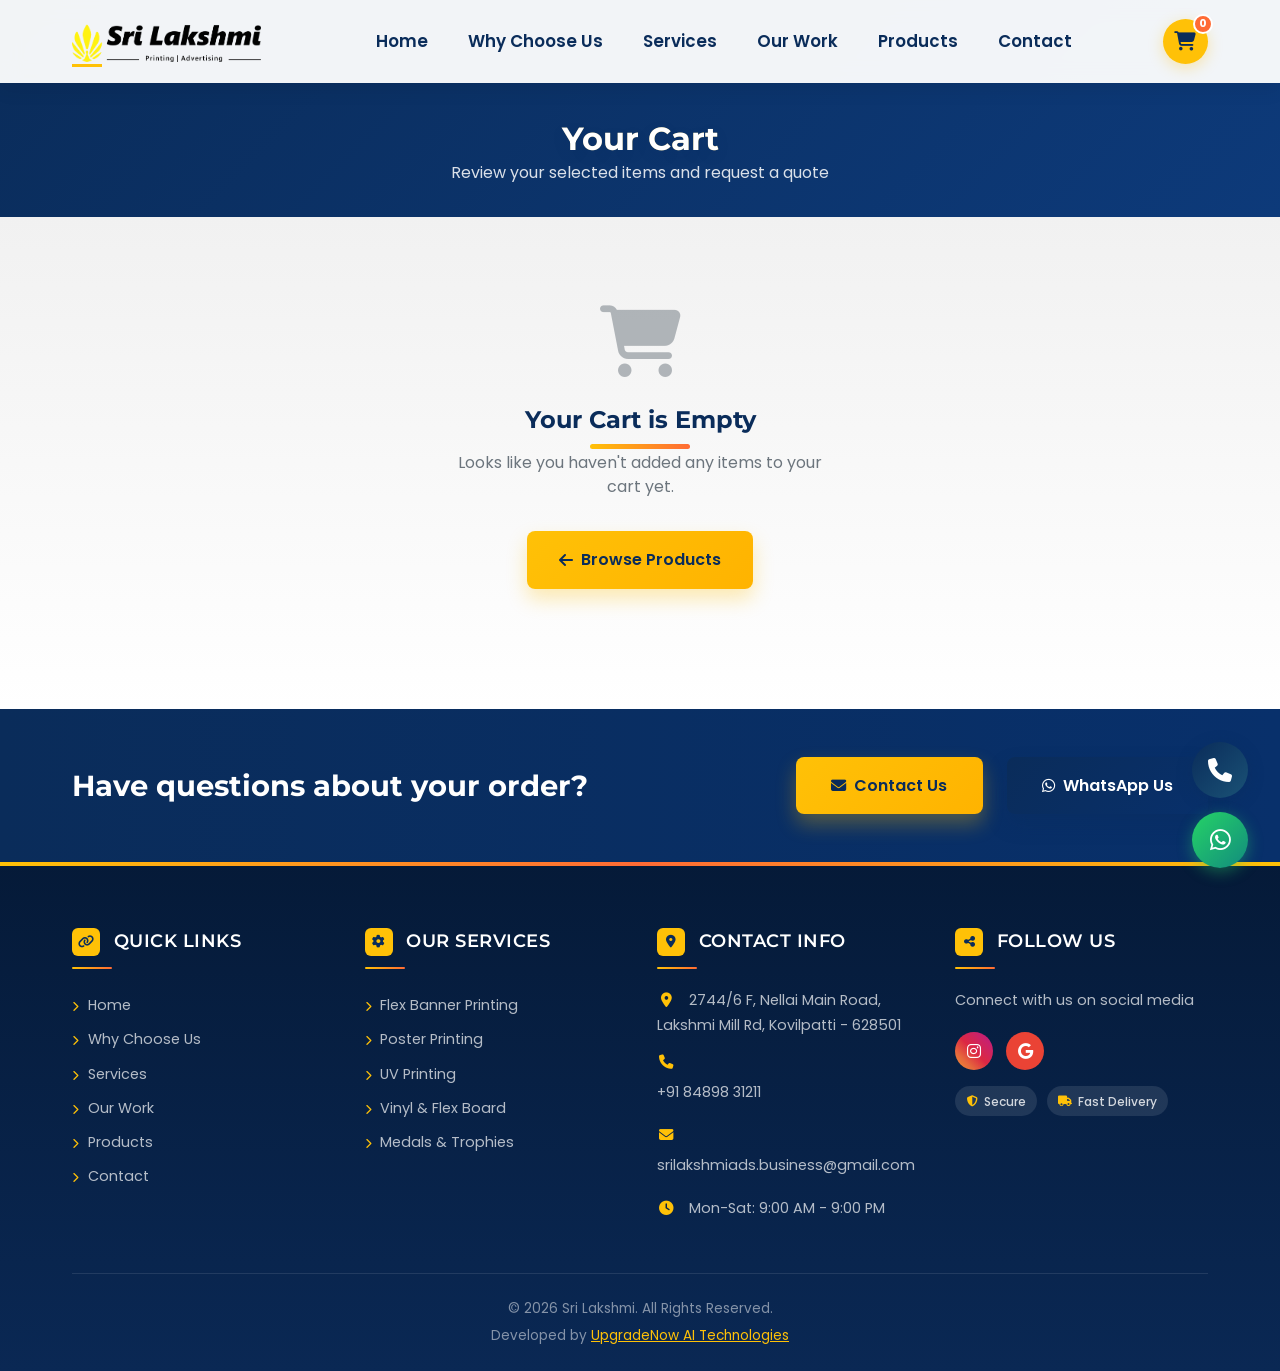
<file: cart.html>
<!DOCTYPE html>
<html lang="en">
<head>
    <meta charset="UTF-8">
    <meta name="viewport" content="width=device-width, initial-scale=1.0">
    <link rel="icon" type="image/png" href="images/Sri Lakshmi Logo.png">
    <link rel="apple-touch-icon" href="images/Sri Lakshmi Logo.png">
    <title>Your Cart | Srilakshmi Ads Kovilpatti</title>
    <meta name="description" content="Review your selected printing and advertising products from Srilakshmi Ads Kovilpatti. Request a quote for flex banners, sign boards & more.">
    <meta name="robots" content="noindex, follow">
    <meta name="geo.region" content="IN-TN">
    <meta name="geo.placename" content="Kovilpatti">
    <link rel="canonical" href="https://srilakshmiads.in/cart.html">
    <link rel="stylesheet" href="https://cdnjs.cloudflare.com/ajax/libs/font-awesome/6.4.0/css/all.min.css">
    <link rel="stylesheet" href="https://fonts.googleapis.com/css2?family=Poppins:wght@300;400;500;600;700;800&family=Montserrat:wght@400;500;600;700;800&display=swap">
    <link rel="stylesheet" href="css/style.css">
    <script src="https://code.jquery.com/jquery-3.6.4.min.js"></script>
</head>
<body>
    <!-- Scroll Progress Bar -->
    <div class="scroll-progress" id="scrollProgress"></div>

    <!-- Header & Navigation -->
    <header id="mainHeader">
        <div class="container header-container">
            <a href="index.html" class="logo">
                <img src="images/Sri Lakshmi Print Logo new Black.png" alt="Sri Lakshmi Print Logo" style="height: 40px; width: auto;">
            </a>

            <div class="mobile-toggle" id="mobileToggle">
                <i class="fas fa-bars"></i>
            </div>

            <ul class="nav-menu" id="navMenu">
                <li><a href="index.html" class="nav-link">Home</a></li>
                <li><a href="index.html#why-us" class="nav-link">Why Choose Us</a></li>
                <li><a href="service.html" class="nav-link">Services</a></li>
                <li><a href="ourwork.html" class="nav-link">Our Work</a></li>
                <li><a href="products.php" class="nav-link">Products</a></li>
                <li><a href="contact.html" class="nav-link">Contact</a></li>
            </ul>

            <a href="cart.html" class="cart-icon" id="cartIcon">
                <i class="fas fa-shopping-cart"></i>
                <span class="cart-count">0</span>
            </a>
        </div>
    </header>

    <!-- Cart Hero Section -->
    <section class="cart-hero">
        <div class="container">
            <div class="cart-hero-content">
                <h1>Your Cart</h1>
                <p>Review your selected items and request a quote</p>
            </div>
        </div>
    </section>

    <!-- Cart Section -->
    <section class="cart-section">
        <div class="container">
            <!-- Empty Cart Message -->
            <div class="empty-cart" id="emptyCart" style="display: none;">
                <div class="empty-cart-content">
                    <i class="fas fa-shopping-cart"></i>
                    <h2>Your Cart is Empty</h2>
                    <p>Looks like you haven't added any items to your cart yet.</p>
                    <a href="products.php" class="btn btn-primary">
                        <i class="fas fa-arrow-left"></i> Browse Products
                    </a>
                </div>
            </div>

            <!-- Cart Content -->
            <div class="cart-content">
                <div class="cart-items-wrapper">
                    <div class="cart-header">
                        <h2><i class="fas fa-shopping-bag"></i> Cart Items</h2>
                        <button class="btn-clear-cart" id="clearCart">
                            <i class="fas fa-trash"></i> Clear Cart
                        </button>
                    </div>

                    <!-- Cart Items Container -->
                    <div class="cart-items" id="cartItems">
                        <!-- Items will be dynamically inserted here -->
                    </div>
                </div>

                <!-- Cart Summary -->
                <div class="cart-summary" id="cartSummary">
                    <div class="summary-card">
                        <h3><i class="fas fa-receipt"></i> Order Summary</h3>
                        <div class="summary-row">
                            <span>Total Items:</span>
                            <span id="totalItems">0 items</span>
                        </div>
                        <div class="summary-note">
                            <i class="fas fa-info-circle"></i>
                            <p>Pricing will be provided based on quantity, customization, and delivery requirements.</p>
                        </div>
                        <button class="btn btn-primary btn-full" id="proceedToQuote">
                            <i class="fas fa-paper-plane"></i> Request Quote
                        </button>
                        <a href="products.php" class="btn btn-secondary btn-full">
                            <i class="fas fa-plus"></i> Add More Items
                        </a>
                    </div>

                    <!-- Contact Info -->
                    <div class="summary-contact">
                        <h4>Need Help?</h4>
                        <p><i class="fas fa-phone-flip"></i> <a href="tel:+918489831211" style="color: inherit;">+91 84898 31211</a></p>
                        <p><i class="fab fa-whatsapp"></i> WhatsApp Available</p>
                    </div>
                </div>
            </div>
        </div>
    </section>

    <!-- Quick Contact Strip -->
    <section class="quick-contact">
        <div class="container">
            <h3>Have questions about your order?</h3>
            <div class="quick-contact-btns">
                <a href="contact.html" class="btn btn-primary">
                    <i class="fas fa-envelope"></i> Contact Us
                </a>
                <a href="https://wa.me/918489831211" target="_blank" class="btn btn-secondary">
                    <i class="fab fa-whatsapp"></i> WhatsApp Us
                </a>
            </div>
        </div>
    </section>

    <!-- Footer -->
    <footer>
        <div class="container">
            <div class="footer-grid">
                <div class="footer-col">
                    <h3><span class="footer-icon" style="background:#ffc107;color:#0a2c5a;"><i class="fas fa-link"></i></span> Quick Links</h3>
                    <a href="index.html"><i class="fas fa-chevron-right"></i> Home</a>
                    <a href="index.html#why-us"><i class="fas fa-chevron-right"></i> Why Choose Us</a>
                    <a href="service.html"><i class="fas fa-chevron-right"></i> Services</a>
                    <a href="ourwork.html"><i class="fas fa-chevron-right"></i> Our Work</a>
                    <a href="products.php"><i class="fas fa-chevron-right"></i> Products</a>
                    <a href="contact.html"><i class="fas fa-chevron-right"></i> Contact</a>
                </div>
                <div class="footer-col">
                    <h3><span class="footer-icon" style="background:#ffc107;color:#0a2c5a;"><i class="fas fa-cog"></i></span> Our Services</h3>
                    <a href="service.html"><i class="fas fa-chevron-right"></i> Flex Banner Printing</a>
                    <a href="service.html"><i class="fas fa-chevron-right"></i> Poster Printing</a>
                    <a href="service.html"><i class="fas fa-chevron-right"></i> UV Printing</a>
                    <a href="service.html"><i class="fas fa-chevron-right"></i> Vinyl & Flex Board</a>
                    <a href="products.php"><i class="fas fa-chevron-right"></i> Medals & Trophies</a>
                </div>
                <div class="footer-col">
                    <h3><span class="footer-icon" style="background:#ffc107;color:#0a2c5a;"><i class="fas fa-map-marker-alt"></i></span> Contact Info</h3>
                    <p><i class="fas fa-map-marker-alt"></i> 2744/6 F, Nellai Main Road, Lakshmi Mill Rd, Kovilpatti - 628501</p>
                    <p><i class="fas fa-phone"></i> <a href="tel:+918489831211" style="color: inherit;">+91 84898 31211</a></p>
                    <p><i class="fas fa-envelope"></i> <a href="mailto:srilakshmiads.business@gmail.com" style="color: inherit;">srilakshmiads.business@gmail.com</a></p>
                    <p><i class="fas fa-clock"></i> Mon-Sat: 9:00 AM - 9:00 PM</p>
                </div>
                <div class="footer-col">
                    <h3><span class="footer-icon" style="background:#ffc107;color:#0a2c5a;"><i class="fas fa-share-alt"></i></span> Follow Us</h3>
                    <p>Connect with us on social media</p>
                    <div class="social-icons">
                        <a href="https://www.instagram.com/srilakshmiads.in?igsh=N3YzbzM0MmhjYTJu" class="social-insta" target="_blank"><i class="fab fa-instagram"></i></a>
                        <a href="https://www.google.com/search?q=sri+lakshmi+ads%26+digital+offset+printing&oq=&gs_lcrp=EgZjaHJvbWUqCQgCECMYJxjqAjIJCAAQIxgnGOoCMgkIARAjGCcY6gIyCQgCECMYJxjqAjIJCAMQIxgnGOoCMgkIBBAjGCcY6gIyCQgFECMYJxjqAjIJCAYQIxgnGOoCMgkIBxAjGCcY6gLSAQkxNjQ2ajBqMTWoAgiwAgHxBWOk9Tw_Mb0g&sourceid=chrome&ie=UTF-8" class="social-google" target="_blank"><i class="fab fa-google"></i></a>
                    </div>
                    <div class="footer-badges">
                        <span class="footer-badge"><i class="fas fa-shield-alt"></i> Secure</span>
                        <span class="footer-badge"><i class="fas fa-truck"></i> Fast Delivery</span>
                    </div>
                </div>
            </div>
            <div class="footer-bottom">
                <p>&copy; 2026 Sri Lakshmi. All Rights Reserved.</p>
                <p>Developed by <a href="#" style="color: var(--secondary-color);">UpgradeNow AI Technologies</a></p>
            </div>
        </div>
    </footer>

    <!-- Floating Action Buttons -->
    <div class="floating-buttons">
        <a href="tel:+918489831211" class="call-float" aria-label="Call Us">
            <i class="fas fa-phone"></i>
        </a>
        <a href="https://wa.me/918489831211" target="_blank" class="whatsapp-float" aria-label="Chat on WhatsApp">
            <i class="fab fa-whatsapp"></i>
        </a>
    </div>

    <!-- JavaScript -->
    <script src="js/main.js"></script>
    <script src="js/cart.js"></script>
</body>
</html>
</file>
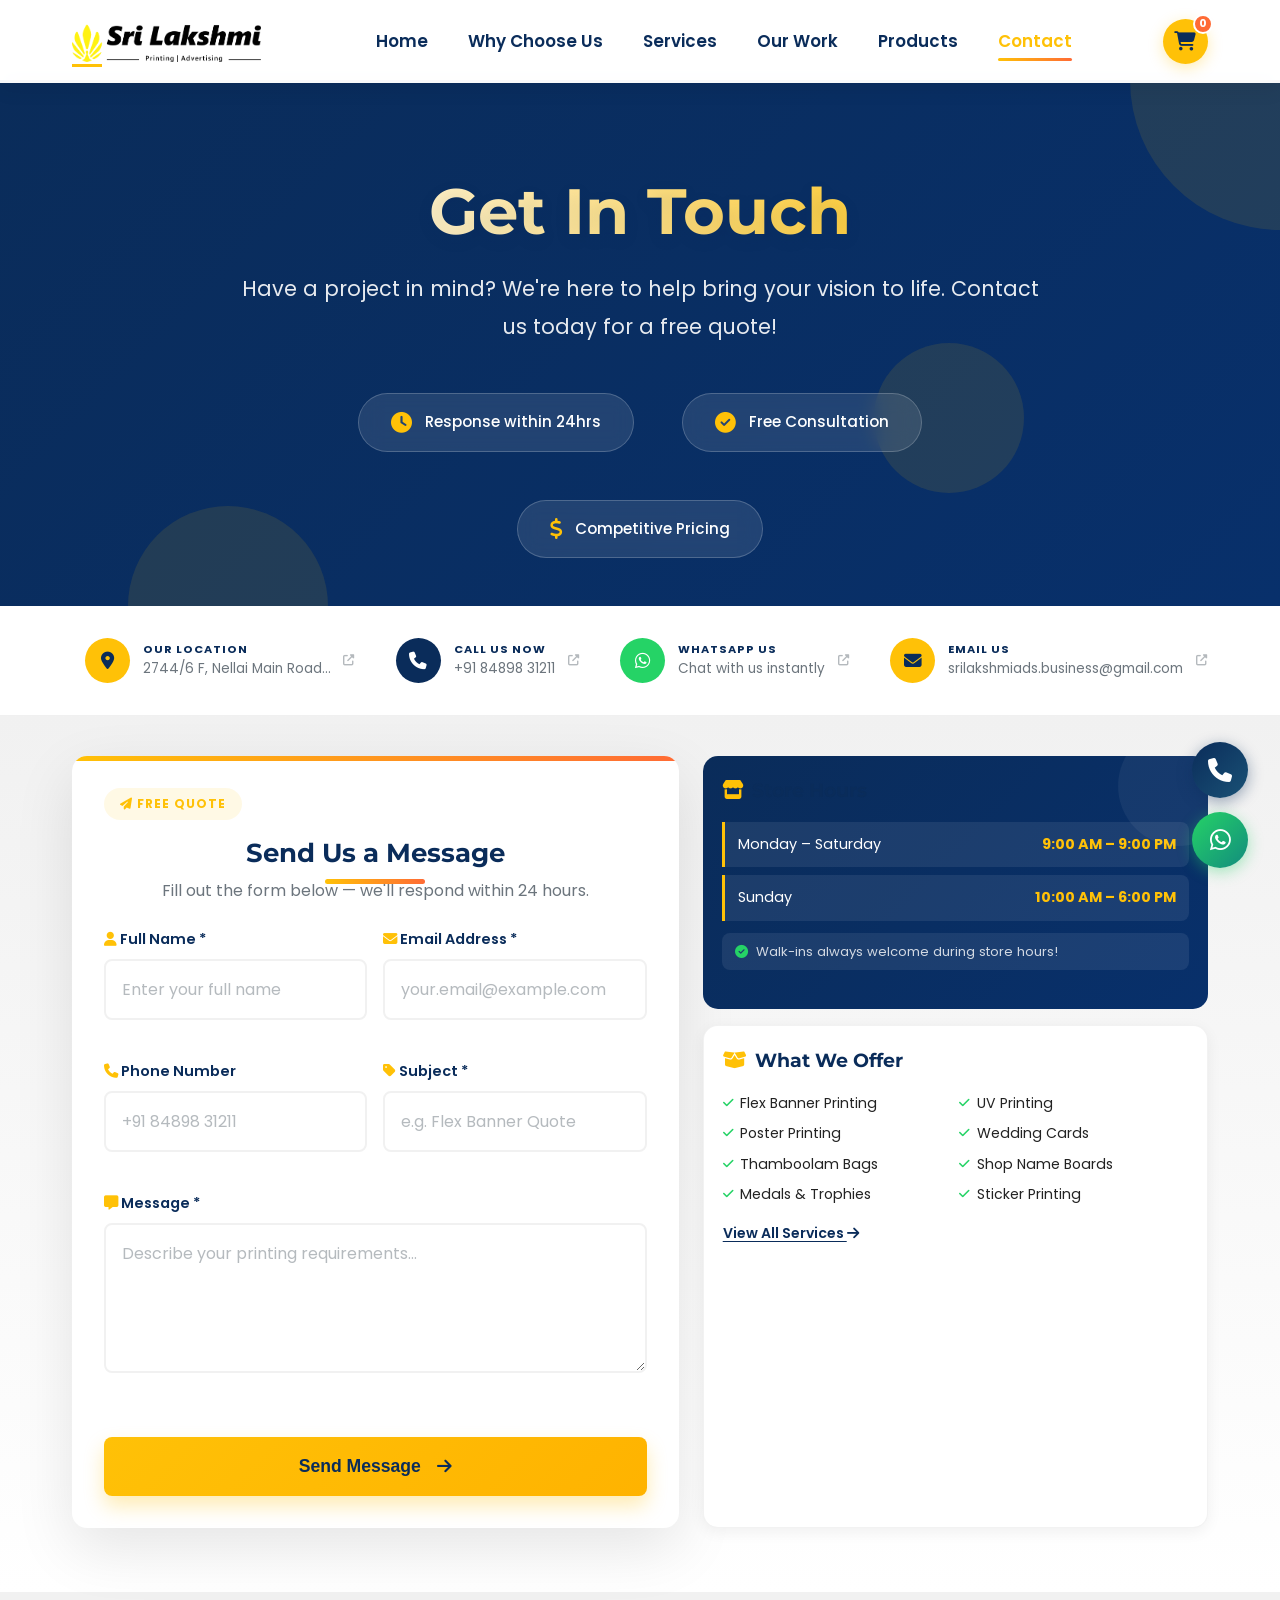
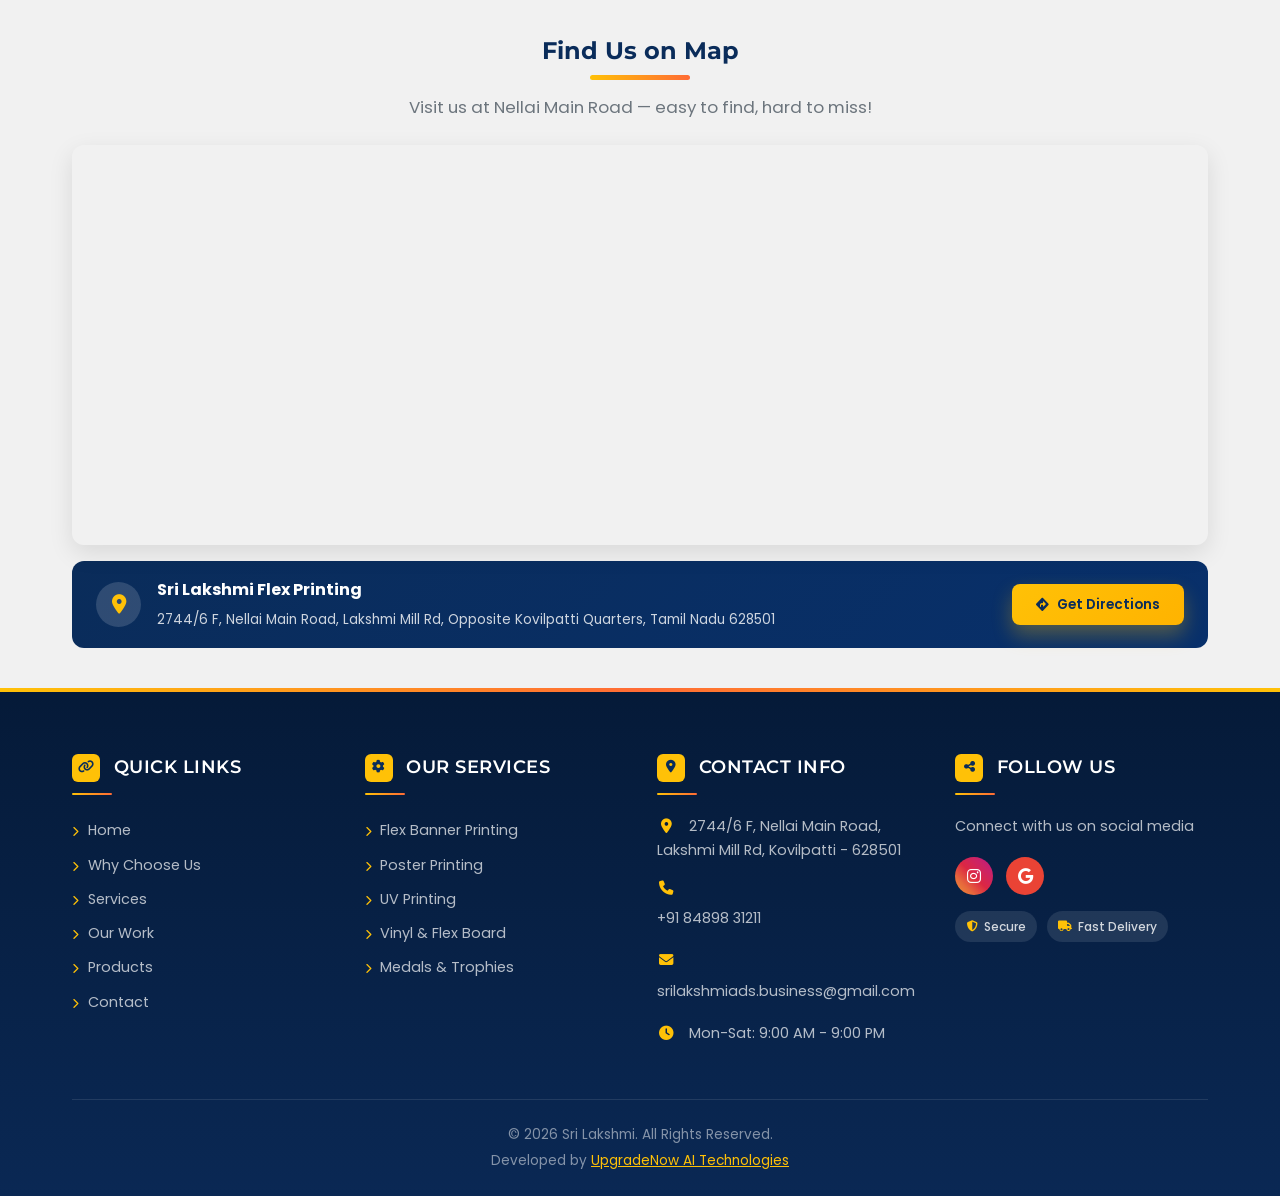
<file: contact.html>
<!DOCTYPE html>
<html lang="en">
<head>
    <meta charset="UTF-8">
    <meta name="viewport" content="width=device-width, initial-scale=1.0">
    <link rel="icon" type="image/png" href="images/Sri Lakshmi Logo.png">
    <link rel="apple-touch-icon" href="images/Sri Lakshmi Logo.png">
    <title>Contact Srilakshmi Ads | Flex Printing & Advertising in Kovilpatti</title>
    <meta name="description" content="Contact Srilakshmi Ads for flex printing, LED sign boards, shop name boards & advertising services in Kovilpatti. Call +91 8489831211 or visit our shop at Nellai Main Road, Kovilpatti.">
    <meta name="keywords" content="Srilakshmi Ads contact, printing shop Kovilpatti, advertising agency Kovilpatti contact, flex printing near me Kovilpatti, printing press near me Kovilpatti, sign board shop Kovilpatti, banner printing Kovilpatti contact, Kovilpatti printing phone number, Srilakshmi Ads Kovilpatti address, printing service Thoothukudi district">
    <meta name="author" content="Srilakshmi Ads">
    <meta name="robots" content="index, follow, max-snippet:-1, max-image-preview:large, max-video-preview:-1">
    <meta name="googlebot" content="index, follow">
    <meta name="geo.region" content="IN-TN">
    <meta name="geo.placename" content="Kovilpatti">
    <meta name="geo.position" content="9.1744;77.8695">
    <meta name="ICBM" content="9.1744, 77.8695">
    <meta name="revisit-after" content="7 days">
    <link rel="canonical" href="https://srilakshmiads.in/contact.html">
    <meta property="og:title" content="Contact Srilakshmi Ads | Flex Printing & Advertising in Kovilpatti">
    <meta property="og:description" content="Contact Srilakshmi Ads for flex printing, sign boards & advertising in Kovilpatti. Call +91 8489831211 or visit us at Nellai Main Road, Kovilpatti.">
    <meta property="og:type" content="website">
    <meta property="og:url" content="https://srilakshmiads.in/contact.html">
    <meta property="og:locale" content="en_IN">
    <meta property="og:site_name" content="Srilakshmi Ads">
    <meta property="og:image" content="https://srilakshmiads.in/images/Sri Lakshmi Print Logo new Black.png">
    <meta name="twitter:card" content="summary_large_image">
    <meta name="twitter:title" content="Contact Srilakshmi Ads | Printing & Advertising Kovilpatti">
    <meta name="twitter:description" content="Contact us for flex printing, sign boards & advertising in Kovilpatti. Call +91 8489831211 or WhatsApp us.">
    <script type="application/ld+json">
    {
        "@context": "https://schema.org",
        "@type": "ContactPage",
        "name": "Contact Srilakshmi Ads",
        "description": "Contact Srilakshmi Ads for printing and advertising services in Kovilpatti",
        "mainEntity": {
            "@type": "LocalBusiness",
            "name": "Srilakshmi Ads",
            "telephone": "+91-8489831211",
            "email": "srilakshmiads.business@gmail.com",
            "address": {"@type": "PostalAddress", "streetAddress": "2744/6 F Nellai Main Road, Lakshmi Mill Rd", "addressLocality": "Kovilpatti", "addressRegion": "Tamil Nadu", "postalCode": "628501", "addressCountry": "IN"},
            "geo": {"@type": "GeoCoordinates", "latitude": "9.1744", "longitude": "77.8695"},
            "openingHoursSpecification": {"@type": "OpeningHoursSpecification", "dayOfWeek": ["Monday","Tuesday","Wednesday","Thursday","Friday","Saturday","Sunday"], "opens": "09:00", "closes": "20:00"}
        }
    }
    </script>
    <script type="application/ld+json">
    {"@context": "https://schema.org", "@type": "BreadcrumbList", "itemListElement": [{"@type": "ListItem", "position": 1, "name": "Home", "item": "https://srilakshmiads.in/"}, {"@type": "ListItem", "position": 2, "name": "Contact", "item": "https://srilakshmiads.in/contact.html"}]}
    </script>
    <link rel="stylesheet" href="https://cdnjs.cloudflare.com/ajax/libs/font-awesome/6.4.0/css/all.min.css">
    <link rel="stylesheet" href="https://fonts.googleapis.com/css2?family=Poppins:wght@300;400;500;600;700;800&family=Montserrat:wght@400;500;600;700;800&display=swap">
    <link rel="stylesheet" href="css/style.css">
    <script src="https://code.jquery.com/jquery-3.6.4.min.js"></script>
</head>
<body>
    <!-- Scroll Progress Bar -->
    <div class="scroll-progress" id="scrollProgress"></div>
    
    <!-- Header & Navigation -->
    <header id="mainHeader">
        <div class="container header-container">
            <a href="index.html" class="logo">
                <img src="images/Sri Lakshmi Print Logo new Black.png" alt="Sri Lakshmi Print Logo" style="height: 40px; width: auto;">
            </a>
            
            <div class="mobile-toggle" id="mobileToggle">
                <i class="fas fa-bars"></i>
            </div>
            
            <ul class="nav-menu" id="navMenu">
                <li><a href="index.html" class="nav-link">Home</a></li>
                <li><a href="index.html#why-us" class="nav-link">Why Choose Us</a></li>
                <li><a href="service.html" class="nav-link">Services</a></li>
                <li><a href="ourwork.html" class="nav-link">Our Work</a></li>
                <li><a href="products.php" class="nav-link">Products</a></li>
                <li><a href="contact.html" class="nav-link active">Contact</a></li>
            </ul>

            <a href="cart.html" class="cart-icon" id="cartIcon">
                <i class="fas fa-shopping-cart"></i>
                <span class="cart-count">0</span>
            </a>
        </div>
    </header>

    <!-- Modern Contact Hero Section -->
    <section class="contact-hero">
        <div class="container">
            <div class="contact-hero-content fade-in">
                <h1>Get In Touch</h1>
                <p class="contact-subtitle">Have a project in mind? We're here to help bring your vision to life. Contact us today for a free quote!</p>
                <div class="contact-hero-stats">
                    <div class="stat-item">
                        <i class="fas fa-clock"></i>
                        <span>Response within 24hrs</span>
                    </div>
                    <div class="stat-item">
                        <i class="fas fa-check-circle"></i>
                        <span>Free Consultation</span>
                    </div>
                    <div class="stat-item">
                        <i class="fas fa-dollar-sign"></i>
                        <span>Competitive Pricing</span>
                    </div>
                </div>
            </div>
        </div>
        <div class="contact-hero-shapes">
            <div class="shape shape-1"></div>
            <div class="shape shape-2"></div>
            <div class="shape shape-3"></div>
        </div>
    </section>

    <!-- Contact Info Strip -->
    <section class="contact-strip">
        <div class="container">
            <div class="contact-strip-grid">
                <a href="https://maps.app.goo.gl/Vm4k1KhmtqaeEHXWA" target="_blank" class="strip-item">
                    <div class="strip-icon" style="background: var(--secondary-color); color: var(--primary-color);"><i class="fas fa-map-marker-alt"></i></div>
                    <div class="strip-text">
                        <strong>OUR LOCATION</strong>
                        <span>2744/6 F, Nellai Main Road...</span>
                    </div>
                    <i class="fas fa-external-link-alt strip-arrow"></i>
                </a>
                <a href="tel:+918489831211" class="strip-item">
                    <div class="strip-icon" style="background: var(--primary-color); color: #fff;"><i class="fas fa-phone"></i></div>
                    <div class="strip-text">
                        <strong>CALL US NOW</strong>
                        <span>+91 84898 31211</span>
                    </div>
                    <i class="fas fa-external-link-alt strip-arrow"></i>
                </a>
                <a href="https://wa.me/918489831211" target="_blank" class="strip-item">
                    <div class="strip-icon" style="background: #25D366; color: #fff;"><i class="fab fa-whatsapp"></i></div>
                    <div class="strip-text">
                        <strong>WHATSAPP US</strong>
                        <span>Chat with us instantly</span>
                    </div>
                    <i class="fas fa-external-link-alt strip-arrow"></i>
                </a>
                <a href="mailto:srilakshmiads.business@gmail.com" class="strip-item">
                    <div class="strip-icon" style="background: var(--secondary-color); color: var(--primary-color);"><i class="fas fa-envelope"></i></div>
                    <div class="strip-text">
                        <strong>EMAIL US</strong>
                        <span>srilakshmiads.business@gmail.com</span>
                    </div>
                    <i class="fas fa-external-link-alt strip-arrow"></i>
                </a>
            </div>
        </div>
    </section>

    <!-- Contact Section -->
    <section class="contact-section" style="padding: 2.5rem 0;">
        <div class="container">
            <div class="contact-layout">
                <!-- Contact Form -->
                <div class="contact-form-wrapper fade-in">
                    <div class="form-badge"><i class="fas fa-paper-plane"></i> FREE QUOTE</div>
                    <div class="form-header">
                        <h2>Send Us a Message</h2>
                        <p>Fill out the form below — we'll respond within 24 hours.</p>
                    </div>
                    <form class="modern-contact-form" id="contactForm">
                        <input type="hidden" id="service-hidden" name="service" value="">
                        <div class="form-row">
                            <div class="form-group modern-form-group">
                                <label for="name"><i class="fas fa-user"></i> Full Name *</label>
                                <input type="text" id="name" name="name" required placeholder="Enter your full name">
                            </div>
                            <div class="form-group modern-form-group">
                                <label for="email"><i class="fas fa-envelope"></i> Email Address *</label>
                                <input type="email" id="email" name="email" required placeholder="your.email@example.com">
                            </div>
                        </div>
                        <div class="form-row">
                            <div class="form-group modern-form-group">
                                <label for="phone"><i class="fas fa-phone"></i> Phone Number</label>
                                <input type="tel" id="phone" name="phone" placeholder="+91 84898 31211">
                            </div>
                            <div class="form-group modern-form-group">
                                <label for="subject"><i class="fas fa-tag"></i> Subject *</label>
                                <input type="text" id="subject" name="subject" required placeholder="e.g. Flex Banner Quote">
                            </div>
                        </div>
                        <div class="form-group modern-form-group">
                            <label for="message"><i class="fas fa-comment-alt"></i> Message *</label>
                            <textarea id="message" name="message" required placeholder="Describe your printing requirements..."></textarea>
                        </div>
                        <button type="submit" class="btn btn-primary modern-submit-btn">
                            <span>Send Message</span>
                            <i class="fas fa-arrow-right"></i>
                        </button>
                    </form>
                </div>

                <!-- Right Side Info -->
                <div class="contact-info-wrapper">
                    <!-- Store Hours -->
                    <div class="store-hours-card fade-in">
                        <h3><i class="fas fa-store"></i> Store Hours</h3>
                        <div class="hours-row">
                            <span>Monday – Saturday</span>
                            <strong>9:00 AM – 9:00 PM</strong>
                        </div>
                        <div class="hours-row">
                            <span>Sunday</span>
                            <strong>10:00 AM – 6:00 PM</strong>
                        </div>
                        <p class="walkin-note"><i class="fas fa-check-circle"></i> Walk-ins always welcome during store hours!</p>
                    </div>

                    <!-- What We Offer -->
                    <div class="offer-card fade-in">
                        <h3><i class="fas fa-box-open"></i> What We Offer</h3>
                        <div class="offer-grid">
                            <p><i class="fas fa-check"></i> Flex Banner Printing</p>
                            <p><i class="fas fa-check"></i> UV Printing</p>
                            <p><i class="fas fa-check"></i> Poster Printing</p>
                            <p><i class="fas fa-check"></i> Wedding Cards</p>
                            <p><i class="fas fa-check"></i> Thamboolam Bags</p>
                            <p><i class="fas fa-check"></i> Shop Name Boards</p>
                            <p><i class="fas fa-check"></i> Medals & Trophies</p>
                            <p><i class="fas fa-check"></i> Sticker Printing</p>
                        </div>
                        <a href="service.html" class="offer-link">View All Services <i class="fas fa-arrow-right"></i></a>
                    </div>
                </div>
            </div>
        </div>
    </section>

    <!-- Map Section -->
    <section class="map-section">
        <div class="container">
            <h2 class="text-center fade-in">Find Us on Map</h2>
            <p class="text-center fade-in" style="color: var(--gray-color); margin-bottom: 1.5rem;">Visit us at Nellai Main Road — easy to find, hard to miss!</p>
            <div class="map-wrapper fade-in">
                <iframe src="https://www.google.com/maps/embed?pb=!1m18!1m12!1m3!1d3936.5!2d77.8697!3d9.1745!2m3!1f0!2f0!3f0!3m2!1i1024!2i768!4f13.1!3m3!1m2!1s0x3b06c5b91d03c00d%3A0x2e23c9d85c6a6c4a!2sSri+Lakshmi+thamboolam+bags+%26+flex+printing!5e0!3m2!1sen!2sin!4v1710000000000" width="100%" height="400" style="border:0; border-radius: 12px;" allowfullscreen="" loading="lazy" referrerpolicy="no-referrer-when-downgrade"></iframe>
            </div>
            <div class="map-address-bar">
                <div class="map-address-icon">
                    <i class="fas fa-map-marker-alt"></i>
                </div>
                <div class="map-address-text">
                    <strong>Sri Lakshmi Flex Printing</strong>
                    <span>2744/6 F, Nellai Main Road, Lakshmi Mill Rd, Opposite Kovilpatti Quarters, Tamil Nadu 628501</span>
                </div>
                <a href="https://maps.app.goo.gl/Vm4k1KhmtqaeEHXWA" target="_blank" class="btn btn-primary map-dir-btn">
                    <i class="fas fa-directions"></i> Get Directions
                </a>
            </div>
        </div>
    </section>

    <!-- Footer -->
    <footer>
        <div class="container">
            <div class="footer-grid">
                <div class="footer-col">
                    <h3><span class="footer-icon" style="background:#ffc107;color:#0a2c5a;"><i class="fas fa-link"></i></span> Quick Links</h3>
                    <a href="index.html"><i class="fas fa-chevron-right"></i> Home</a>
                    <a href="index.html#why-us"><i class="fas fa-chevron-right"></i> Why Choose Us</a>
                    <a href="service.html"><i class="fas fa-chevron-right"></i> Services</a>
                    <a href="ourwork.html"><i class="fas fa-chevron-right"></i> Our Work</a>
                    <a href="products.php"><i class="fas fa-chevron-right"></i> Products</a>
                    <a href="contact.html"><i class="fas fa-chevron-right"></i> Contact</a>
                </div>
                <div class="footer-col">
                    <h3><span class="footer-icon" style="background:#ffc107;color:#0a2c5a;"><i class="fas fa-cog"></i></span> Our Services</h3>
                    <a href="service.html"><i class="fas fa-chevron-right"></i> Flex Banner Printing</a>
                    <a href="service.html"><i class="fas fa-chevron-right"></i> Poster Printing</a>
                    <a href="service.html"><i class="fas fa-chevron-right"></i> UV Printing</a>
                    <a href="service.html"><i class="fas fa-chevron-right"></i> Vinyl & Flex Board</a>
                    <a href="products.php"><i class="fas fa-chevron-right"></i> Medals & Trophies</a>
                </div>
                <div class="footer-col">
                    <h3><span class="footer-icon" style="background:#ffc107;color:#0a2c5a;"><i class="fas fa-map-marker-alt"></i></span> Contact Info</h3>
                    <p><i class="fas fa-map-marker-alt"></i> 2744/6 F, Nellai Main Road, Lakshmi Mill Rd, Kovilpatti - 628501</p>
                    <p><i class="fas fa-phone"></i> <a href="tel:+918489831211" style="color: inherit;">+91 84898 31211</a></p>
                    <p><i class="fas fa-envelope"></i> <a href="mailto:srilakshmiads.business@gmail.com" style="color: inherit;">srilakshmiads.business@gmail.com</a></p>
                    <p><i class="fas fa-clock"></i> Mon-Sat: 9:00 AM - 9:00 PM</p>
                </div>
                <div class="footer-col">
                    <h3><span class="footer-icon" style="background:#ffc107;color:#0a2c5a;"><i class="fas fa-share-alt"></i></span> Follow Us</h3>
                    <p>Connect with us on social media</p>
                    <div class="social-icons">
                        <a href="https://www.instagram.com/srilakshmiads.in?igsh=N3YzbzM0MmhjYTJu" class="social-insta" target="_blank"><i class="fab fa-instagram"></i></a>
                        <a href="https://www.google.com/search?q=sri+lakshmi+ads%26+digital+offset+printing&oq=&gs_lcrp=EgZjaHJvbWUqCQgCECMYJxjqAjIJCAAQIxgnGOoCMgkIARAjGCcY6gIyCQgCECMYJxjqAjIJCAMQIxgnGOoCMgkIBBAjGCcY6gIyCQgFECMYJxjqAjIJCAYQIxgnGOoCMgkIBxAjGCcY6gLSAQkxNjQ2ajBqMTWoAgiwAgHxBWOk9Tw_Mb0g&sourceid=chrome&ie=UTF-8" class="social-google" target="_blank"><i class="fab fa-google"></i></a>
                    </div>
                    <div class="footer-badges">
                        <span class="footer-badge"><i class="fas fa-shield-alt"></i> Secure</span>
                        <span class="footer-badge"><i class="fas fa-truck"></i> Fast Delivery</span>
                    </div>
                </div>
            </div>
            <div class="footer-bottom">
                <p>&copy; 2026 Sri Lakshmi. All Rights Reserved.</p>
                <p>Developed by <a href="#" style="color: var(--secondary-color);">UpgradeNow AI Technologies</a></p>
            </div>
        </div>
    </footer>

    <!-- Floating Action Buttons -->
    <div class="floating-buttons">
        <a href="tel:+918489831211" class="call-float" aria-label="Call Us">
            <i class="fas fa-phone"></i>
        </a>
        <a href="https://wa.me/918489831211" target="_blank" class="whatsapp-float" aria-label="Chat on WhatsApp">
            <i class="fab fa-whatsapp"></i>
        </a>
    </div>

    <!-- JavaScript -->
    <script src="js/main.js"></script>
    <script src="js/contact.js"></script>
</body>
</html>
</file>
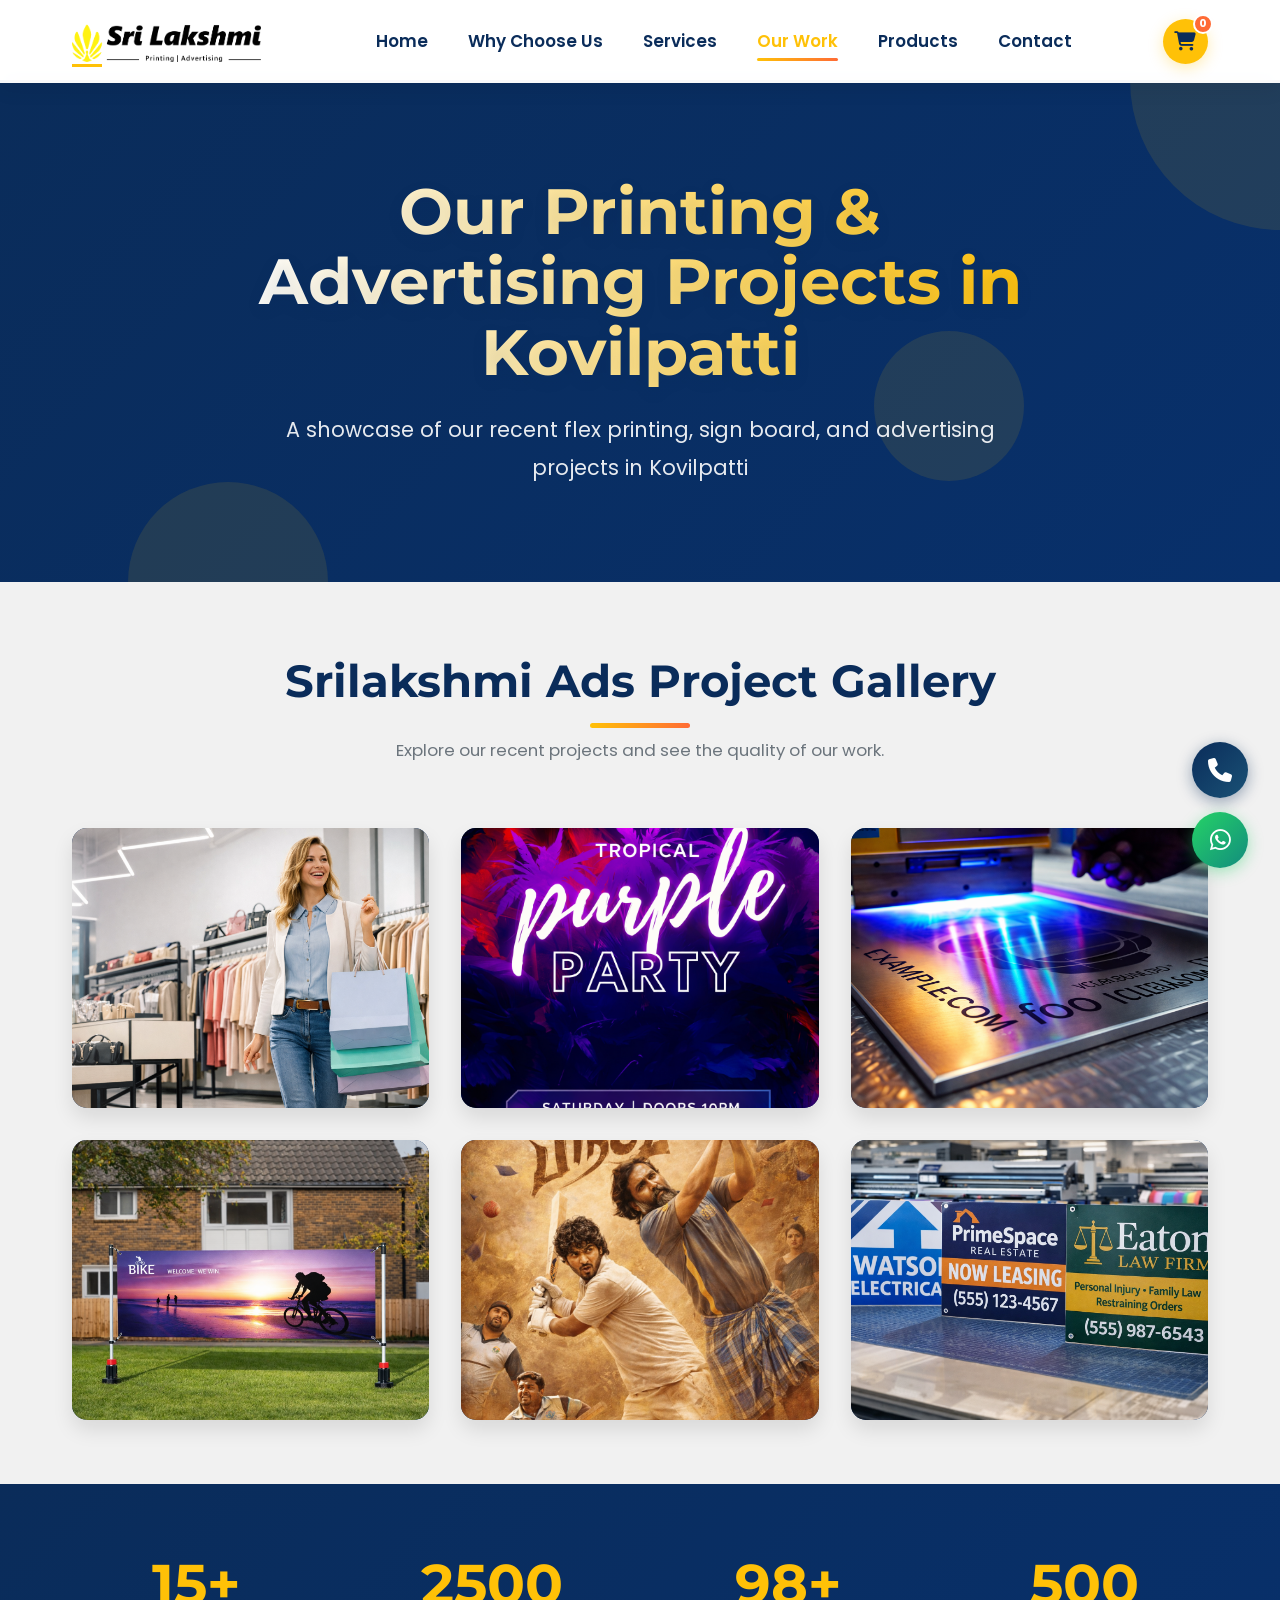
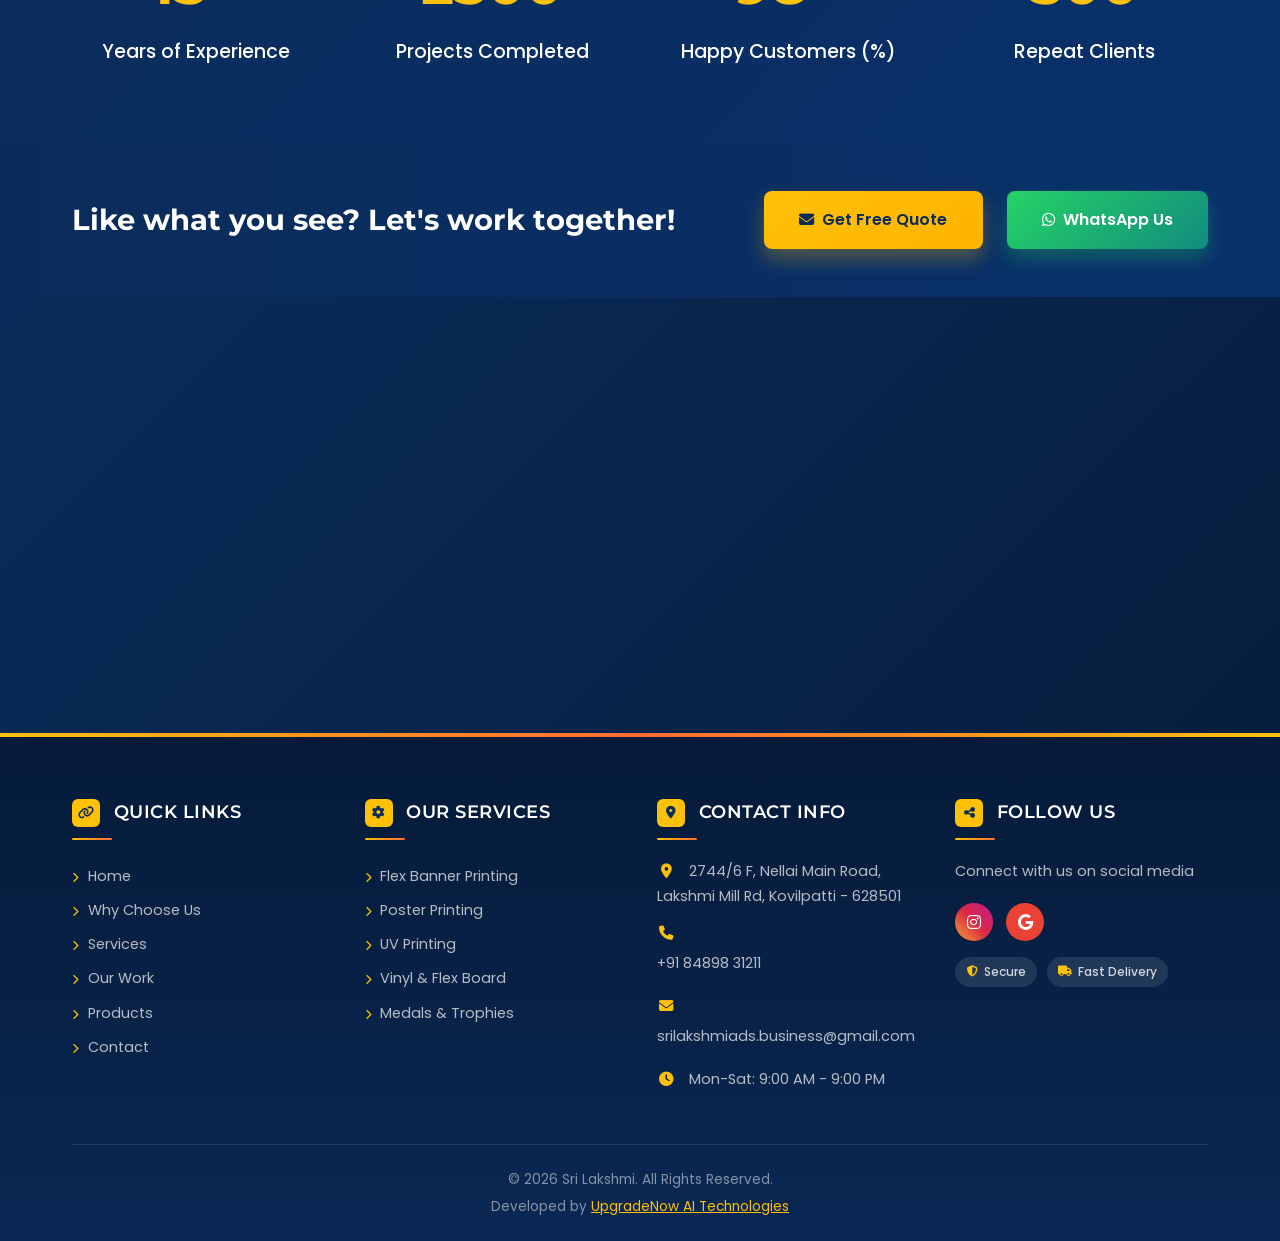
<file: ourwork.html>
<!DOCTYPE html>
<html lang="en">
<head>
    <meta charset="UTF-8">
    <meta name="viewport" content="width=device-width, initial-scale=1.0">
    <link rel="icon" type="image/png" href="images/Sri Lakshmi Logo.png">
    <link rel="apple-touch-icon" href="images/Sri Lakshmi Logo.png">
    <title>Our Work | Flex Printing & Sign Board Projects in Kovilpatti | Srilakshmi Ads</title>
    <meta name="description" content="View completed projects by Srilakshmi Ads Kovilpatti - flex banners, LED sign boards, shop name boards, UV printing, and advertising boards. See our quality work.">
    <meta name="keywords" content="printing projects Kovilpatti, flex banner work Kovilpatti, sign board projects, Srilakshmi Ads portfolio, advertising work Kovilpatti, flex printing samples Kovilpatti, sign board designs Kovilpatti, banner designs Kovilpatti, printing work gallery, LED sign board projects Kovilpatti, shop name board designs, UV printing projects">
    <meta name="author" content="Srilakshmi Ads">
    <meta name="robots" content="index, follow, max-snippet:-1, max-image-preview:large, max-video-preview:-1">
    <meta name="googlebot" content="index, follow">
    <meta name="geo.region" content="IN-TN">
    <meta name="geo.placename" content="Kovilpatti">
    <meta name="geo.position" content="9.1744;77.8695">
    <meta name="ICBM" content="9.1744, 77.8695">
    <meta name="revisit-after" content="7 days">
    <link rel="canonical" href="https://srilakshmiads.in/ourwork.html">
    <meta property="og:title" content="Our Work | Flex Printing & Sign Board Projects in Kovilpatti">
    <meta property="og:description" content="View completed flex printing, sign board & advertising projects by Srilakshmi Ads Kovilpatti. See our quality work.">
    <meta property="og:type" content="website">
    <meta property="og:url" content="https://srilakshmiads.in/ourwork.html">
    <meta property="og:locale" content="en_IN">
    <meta property="og:site_name" content="Srilakshmi Ads">
    <meta property="og:image" content="https://srilakshmiads.in/images/Sri Lakshmi Print Logo new Black.png">
    <meta name="twitter:card" content="summary_large_image">
    <meta name="twitter:title" content="Our Printing Projects in Kovilpatti | Srilakshmi Ads">
    <meta name="twitter:description" content="See our completed flex printing, sign board & advertising projects in Kovilpatti. 2500+ projects delivered.">
    <script type="application/ld+json">
    {
        "@context": "https://schema.org",
        "@type": "CollectionPage",
        "name": "Our Work - Srilakshmi Ads Kovilpatti",
        "description": "Portfolio of flex printing, sign board and advertising projects completed by Srilakshmi Ads in Kovilpatti",
        "mainEntity": {
            "@type": "ItemList",
            "itemListElement": [
                {"@type": "ListItem", "position": 1, "name": "Retail Store Banner", "description": "Large format flex banner for retail store opening"},
                {"@type": "ListItem", "position": 2, "name": "Event Poster", "description": "Promotional poster with vibrant colors"},
                {"@type": "ListItem", "position": 3, "name": "Custom UV Print", "description": "UV printed acrylic sign for corporate branding"},
                {"@type": "ListItem", "position": 4, "name": "Outdoor Banner", "description": "Weather-resistant outdoor flex banner"},
                {"@type": "ListItem", "position": 5, "name": "Business Signage", "description": "Professional business signage with UV printing"}
            ]
        }
    }
    </script>
    <script type="application/ld+json">
    {"@context": "https://schema.org", "@type": "BreadcrumbList", "itemListElement": [{"@type": "ListItem", "position": 1, "name": "Home", "item": "https://srilakshmiads.in/"}, {"@type": "ListItem", "position": 2, "name": "Our Work", "item": "https://srilakshmiads.in/ourwork.html"}]}
    </script>
    <link rel="stylesheet" href="https://cdnjs.cloudflare.com/ajax/libs/font-awesome/6.4.0/css/all.min.css">
    <link rel="stylesheet" href="https://fonts.googleapis.com/css2?family=Poppins:wght@300;400;500;600;700;800&family=Montserrat:wght@400;500;600;700;800&display=swap">
    <link rel="stylesheet" href="css/style.css">
    <script src="https://code.jquery.com/jquery-3.6.4.min.js"></script>
</head>
<body>
    <!-- Scroll Progress Bar -->
    <div class="scroll-progress" id="scrollProgress"></div>
    
    <!-- Header & Navigation -->
    <header id="mainHeader">
        <div class="container header-container">
            <a href="index.html" class="logo">
                <img src="images/Sri Lakshmi Print Logo new Black.png" alt="Sri Lakshmi Print Logo" style="height: 40px; width: auto;">
            </a>
            
            <div class="mobile-toggle" id="mobileToggle">
                <i class="fas fa-bars"></i>
            </div>
            
            <ul class="nav-menu" id="navMenu">
                <li><a href="index.html" class="nav-link">Home</a></li>
                <li><a href="index.html#why-us" class="nav-link">Why Choose Us</a></li>
                <li><a href="service.html" class="nav-link">Services</a></li>
                <li><a href="ourwork.html" class="nav-link active">Our Work</a></li>
                <li><a href="products.php" class="nav-link">Products</a></li>
                <li><a href="contact.html" class="nav-link">Contact</a></li>
            </ul>

            <a href="cart.html" class="cart-icon" id="cartIcon">
                <i class="fas fa-shopping-cart"></i>
                <span class="cart-count">0</span>
            </a>
        </div>
    </header>

    <!-- Our Work Hero Section -->
    <section class="contact-hero">
        <div class="container">
            <div class="contact-hero-content fade-in">
                <h1>Our Printing & Advertising Projects in Kovilpatti</h1>
                <p class="contact-subtitle">A showcase of our recent flex printing, sign board, and advertising projects in Kovilpatti</p>
            </div>
        </div>
        <div class="contact-hero-shapes">
            <div class="shape shape-1"></div>
            <div class="shape shape-2"></div>
            <div class="shape shape-3"></div>
        </div>
    </section>

    <!-- Completed Projects Preview -->
    <section class="section-padding projects" id="projects">
        <div class="container">
            <h2 class="text-center fade-in">Srilakshmi Ads Project Gallery</h2>
            <p class="text-center fade-in">Explore our recent projects and see the quality of our work.</p>
            
            <div class="projects-grid">
                <div class="project-item zoom-in">
                    <img src="images/retail store banner.png" alt="Retail Store Banner" loading="lazy">
                    <div class="project-overlay">
                        <h3>Retail Store Banner</h3>
                        <p>Large format flex banner for a retail store opening event.</p>
                        <a href="contact.html" class="btn btn-primary">Order Similar</a>
                    </div>
                </div>
                
                <div class="project-item zoom-in">
                    <img src="images/event poster image.png" alt="Event Poster" loading="lazy">
                    <div class="project-overlay">
                        <h3>Event Poster</h3>
                        <p>Promotional poster for a music concert with vibrant colors.</p>
                        <a href="contact.html" class="btn btn-primary">Order Similar</a>
                    </div>
                </div>
                
                <div class="project-item zoom-in">
                    <img src="images/custom uv printing.png" alt="Custom UV Print" loading="lazy">
                    <div class="project-overlay">
                        <h3>Custom UV Print</h3>
                        <p>UV printed acrylic sign for corporate office branding.</p>
                        <a href="contact.html" class="btn btn-primary">Order Similar</a>
                    </div>
                </div>
                
                <div class="project-item zoom-in">
                    <img src="images/outside banner image.png" alt="Outdoor Banner" loading="lazy">
                    <div class="project-overlay">
                        <h3>Outdoor Banner</h3>
                        <p>Weather-resistant outdoor flex banner for marketing campaign.</p>
                        <a href="contact.html" class="btn btn-primary">Order Similar</a>
                    </div>
                </div>
                
                <div class="project-item zoom-in">
                    <img src="images/movie poster images.png" alt="Movie Poster" loading="lazy">
                    <div class="project-overlay">
                        <h3>Movie Poster</h3>
                        <p>High-resolution movie poster with custom design elements.</p>
                        <a href="contact.html" class="btn btn-primary">Order Similar</a>
                    </div>
                </div>
                
                <div class="project-item zoom-in">
                    <img src="images/business signage images.png" alt="Business Signage" loading="lazy">
                    <div class="project-overlay">
                        <h3>Business Signage</h3>
                        <p>Professional business signage with UV printing technology.</p>
                        <a href="contact.html" class="btn btn-primary">Order Similar</a>
                    </div>
                </div>
            </div>
        </div>
    </section>

    <!-- Trust Indicators -->
    <section class="trust-indicators">
        <div class="container">
            <div class="indicators-grid">
                <div class="indicator-item">
                    <h3 class="counter" data-count="15">0</h3>
                    <p>Years of Experience</p>
                </div>
                
                <div class="indicator-item">
                    <h3 class="counter" data-count="2500">0</h3>
                    <p>Projects Completed</p>
                </div>
                
                <div class="indicator-item">
                    <h3 class="counter" data-count="98">0</h3>
                    <p>Happy Customers (%)</p>
                </div>
                
                <div class="indicator-item">
                    <h3 class="counter" data-count="500">0</h3>
                    <p>Repeat Clients</p>
                </div>
            </div>
        </div>
    </section>

    <!-- Quick Contact Strip -->
    <section class="quick-contact">
        <div class="container">
            <h3>Like what you see? Let's work together!</h3>
            <div class="quick-contact-btns">
                <a href="contact.html" class="btn btn-primary">
                    <i class="fas fa-envelope"></i> Get Free Quote
                </a>
                <a href="https://wa.me/918489831211" target="_blank" class="btn btn-whatsapp">
                    <i class="fab fa-whatsapp"></i> WhatsApp Us
                </a>
            </div>
        </div>
    </section>

    <!-- Printing Work Samples Section -->
    <section class="work-samples-info">
        <div class="container">
            <h2 class="text-center fade-in">Printing Work Samples - Kovilpatti</h2>
            <div class="work-samples-content fade-in">
                <p>View our <strong>flex banner printing work</strong>, <strong>UV printing projects</strong>, <strong>poster printing samples</strong>, <strong>wedding card designs</strong>, and <strong>thamboolam bag collections</strong> from Kovilpatti. Sri Lakshmi Flex Printing has completed 500+ projects for customers across Kovilpatti, Kayathar, Sankarankovil, Vilathikulam, Ettayapuram, Thoothukudi, and surrounding areas. Our work quality speaks for itself!</p>
                <p class="tamil-text">கோவில்பட்டி ஸ்ரீ லக்ஷ்மி ஃப்ளெக்ஸ் பிரிண்டிங் – ஃப்ளெக்ஸ் பேனர், UV பிரிண்ட், போஸ்டர், திருமண அழைப்பிதழ், தாம்பூலம் பை வேலை மாதிரிகள். 500+ திருப்தியான வாடிக்கையாளர்கள்.</p>
            </div>
        </div>
    </section>

    <!-- Footer -->
    <footer>
        <div class="container">
            <div class="footer-grid">
                <div class="footer-col">
                    <h3><span class="footer-icon" style="background:#ffc107;color:#0a2c5a;"><i class="fas fa-link"></i></span> Quick Links</h3>
                    <a href="index.html"><i class="fas fa-chevron-right"></i> Home</a>
                    <a href="index.html#why-us"><i class="fas fa-chevron-right"></i> Why Choose Us</a>
                    <a href="service.html"><i class="fas fa-chevron-right"></i> Services</a>
                    <a href="ourwork.html"><i class="fas fa-chevron-right"></i> Our Work</a>
                    <a href="products.php"><i class="fas fa-chevron-right"></i> Products</a>
                    <a href="contact.html"><i class="fas fa-chevron-right"></i> Contact</a>
                </div>
                <div class="footer-col">
                    <h3><span class="footer-icon" style="background:#ffc107;color:#0a2c5a;"><i class="fas fa-cog"></i></span> Our Services</h3>
                    <a href="service.html"><i class="fas fa-chevron-right"></i> Flex Banner Printing</a>
                    <a href="service.html"><i class="fas fa-chevron-right"></i> Poster Printing</a>
                    <a href="service.html"><i class="fas fa-chevron-right"></i> UV Printing</a>
                    <a href="service.html"><i class="fas fa-chevron-right"></i> Vinyl & Flex Board</a>
                    <a href="products.php"><i class="fas fa-chevron-right"></i> Medals & Trophies</a>
                </div>
                <div class="footer-col">
                    <h3><span class="footer-icon" style="background:#ffc107;color:#0a2c5a;"><i class="fas fa-map-marker-alt"></i></span> Contact Info</h3>
                    <p><i class="fas fa-map-marker-alt"></i> 2744/6 F, Nellai Main Road, Lakshmi Mill Rd, Kovilpatti - 628501</p>
                    <p><i class="fas fa-phone"></i> <a href="tel:+918489831211" style="color: inherit;">+91 84898 31211</a></p>
                    <p><i class="fas fa-envelope"></i> <a href="mailto:srilakshmiads.business@gmail.com" style="color: inherit;">srilakshmiads.business@gmail.com</a></p>
                    <p><i class="fas fa-clock"></i> Mon-Sat: 9:00 AM - 9:00 PM</p>
                </div>
                <div class="footer-col">
                    <h3><span class="footer-icon" style="background:#ffc107;color:#0a2c5a;"><i class="fas fa-share-alt"></i></span> Follow Us</h3>
                    <p>Connect with us on social media</p>
                    <div class="social-icons">
                        <a href="https://www.instagram.com/srilakshmiads.in?igsh=N3YzbzM0MmhjYTJu" class="social-insta" target="_blank"><i class="fab fa-instagram"></i></a>
                        <a href="https://www.google.com/search?q=sri+lakshmi+ads%26+digital+offset+printing&oq=&gs_lcrp=EgZjaHJvbWUqCQgCECMYJxjqAjIJCAAQIxgnGOoCMgkIARAjGCcY6gIyCQgCECMYJxjqAjIJCAMQIxgnGOoCMgkIBBAjGCcY6gIyCQgFECMYJxjqAjIJCAYQIxgnGOoCMgkIBxAjGCcY6gLSAQkxNjQ2ajBqMTWoAgiwAgHxBWOk9Tw_Mb0g&sourceid=chrome&ie=UTF-8" class="social-google" target="_blank"><i class="fab fa-google"></i></a>
                    </div>
                    <div class="footer-badges">
                        <span class="footer-badge"><i class="fas fa-shield-alt"></i> Secure</span>
                        <span class="footer-badge"><i class="fas fa-truck"></i> Fast Delivery</span>
                    </div>
                </div>
            </div>
            <div class="footer-bottom">
                <p>&copy; 2026 Sri Lakshmi. All Rights Reserved.</p>
                <p>Developed by <a href="#" style="color: var(--secondary-color);">UpgradeNow AI Technologies</a></p>
            </div>
        </div>
    </footer>

    <!-- Floating Action Buttons -->
    <div class="floating-buttons">
        <a href="tel:+918489831211" class="call-float" aria-label="Call Us">
            <i class="fas fa-phone"></i>
        </a>
        <a href="https://wa.me/918489831211" target="_blank" class="whatsapp-float" aria-label="Chat on WhatsApp">
            <i class="fab fa-whatsapp"></i>
        </a>
    </div>

    <!-- JavaScript -->
    <script src="js/main.js"></script>
    <script src="js/ourwork.js"></script>
    <script>
    // Dynamic Our Work loader from admin panel
    (function() {
        if (window.location.protocol === 'file:') return;
        fetch('api/ourwork.php')
            .then(r => r.json())
            .then(data => {
                if (!data.success || !data.categories || data.categories.length === 0) return;
                const grid = document.querySelector('.projects-grid');
                if (!grid) return;
                // Collect all dynamic images
                let dynamicItems = [];
                data.categories.forEach(cat => {
                    if (cat.images && cat.images.length > 0) {
                        cat.images.forEach(img => {
                            dynamicItems.push({
                                image: img.image,
                                title: img.title || cat.name,
                                description: cat.name
                            });
                        });
                    }
                });
                if (dynamicItems.length === 0) return;
                // Replace static content with dynamic
                grid.innerHTML = '';
                dynamicItems.forEach(item => {
                    const div = document.createElement('div');
                    div.className = 'project-item zoom-in';
                    div.innerHTML = `
                        <img src="${item.image}" alt="${item.title}" loading="lazy">
                        <div class="project-overlay">
                            <h3>${item.title}</h3>
                            <p>${item.description}</p>
                            <a href="contact.html" class="btn btn-primary">Order Similar</a>
                        </div>
                    `;
                    grid.appendChild(div);
                });
            })
            .catch(() => { /* Keep static content as fallback */ });
    })();
    </script>
</body>
</html>
</file>
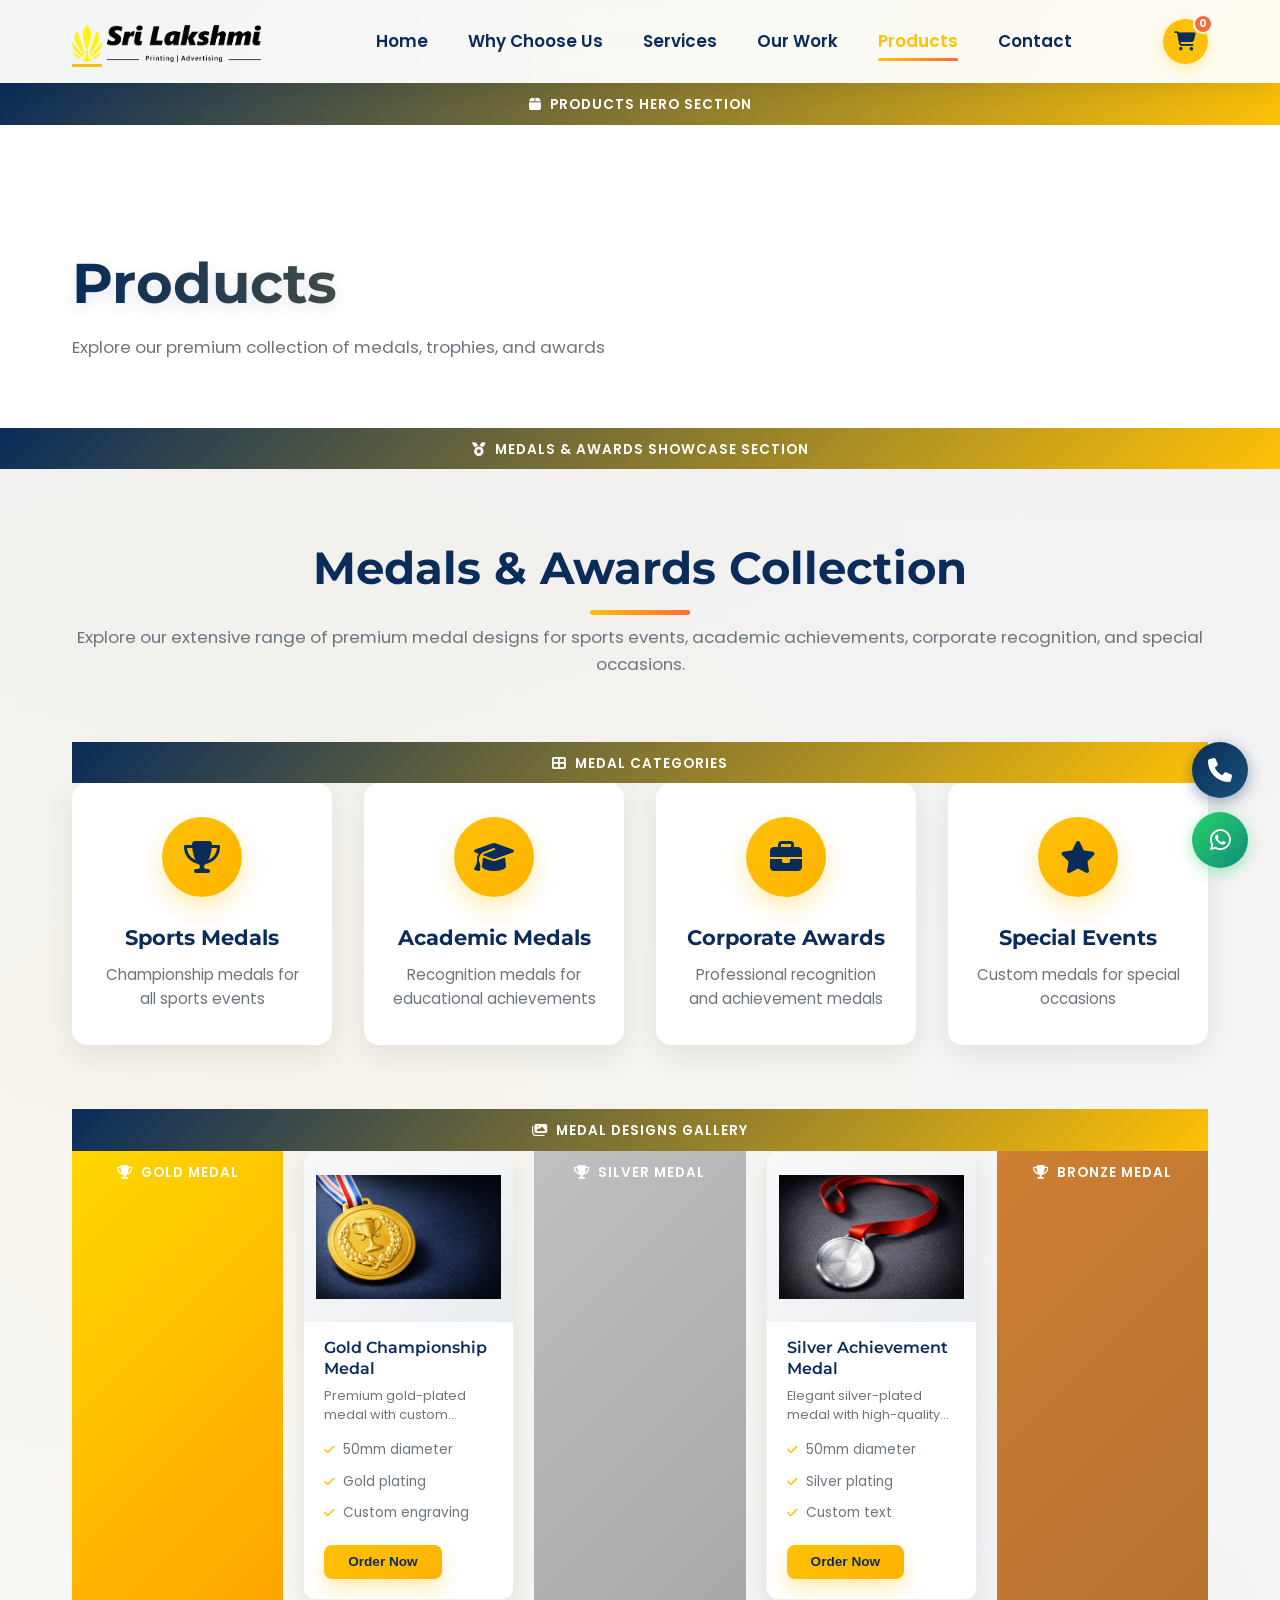
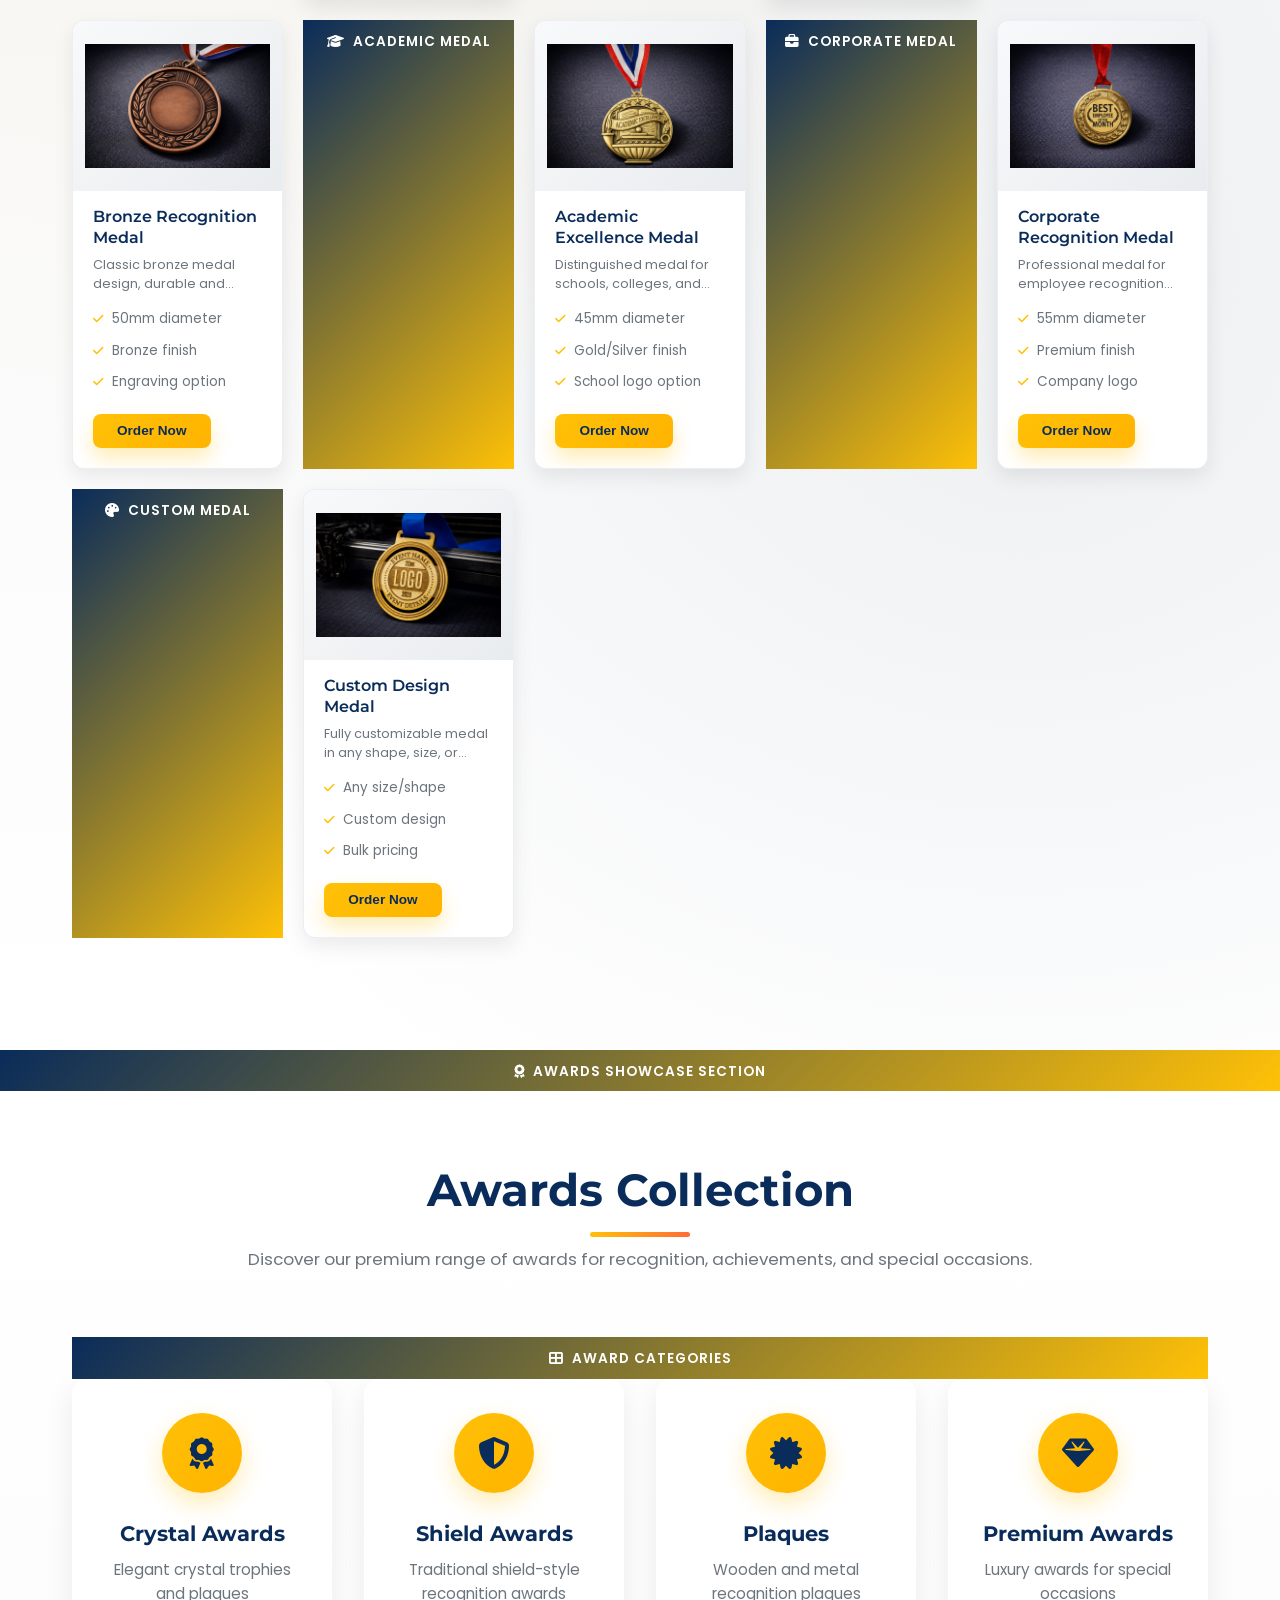
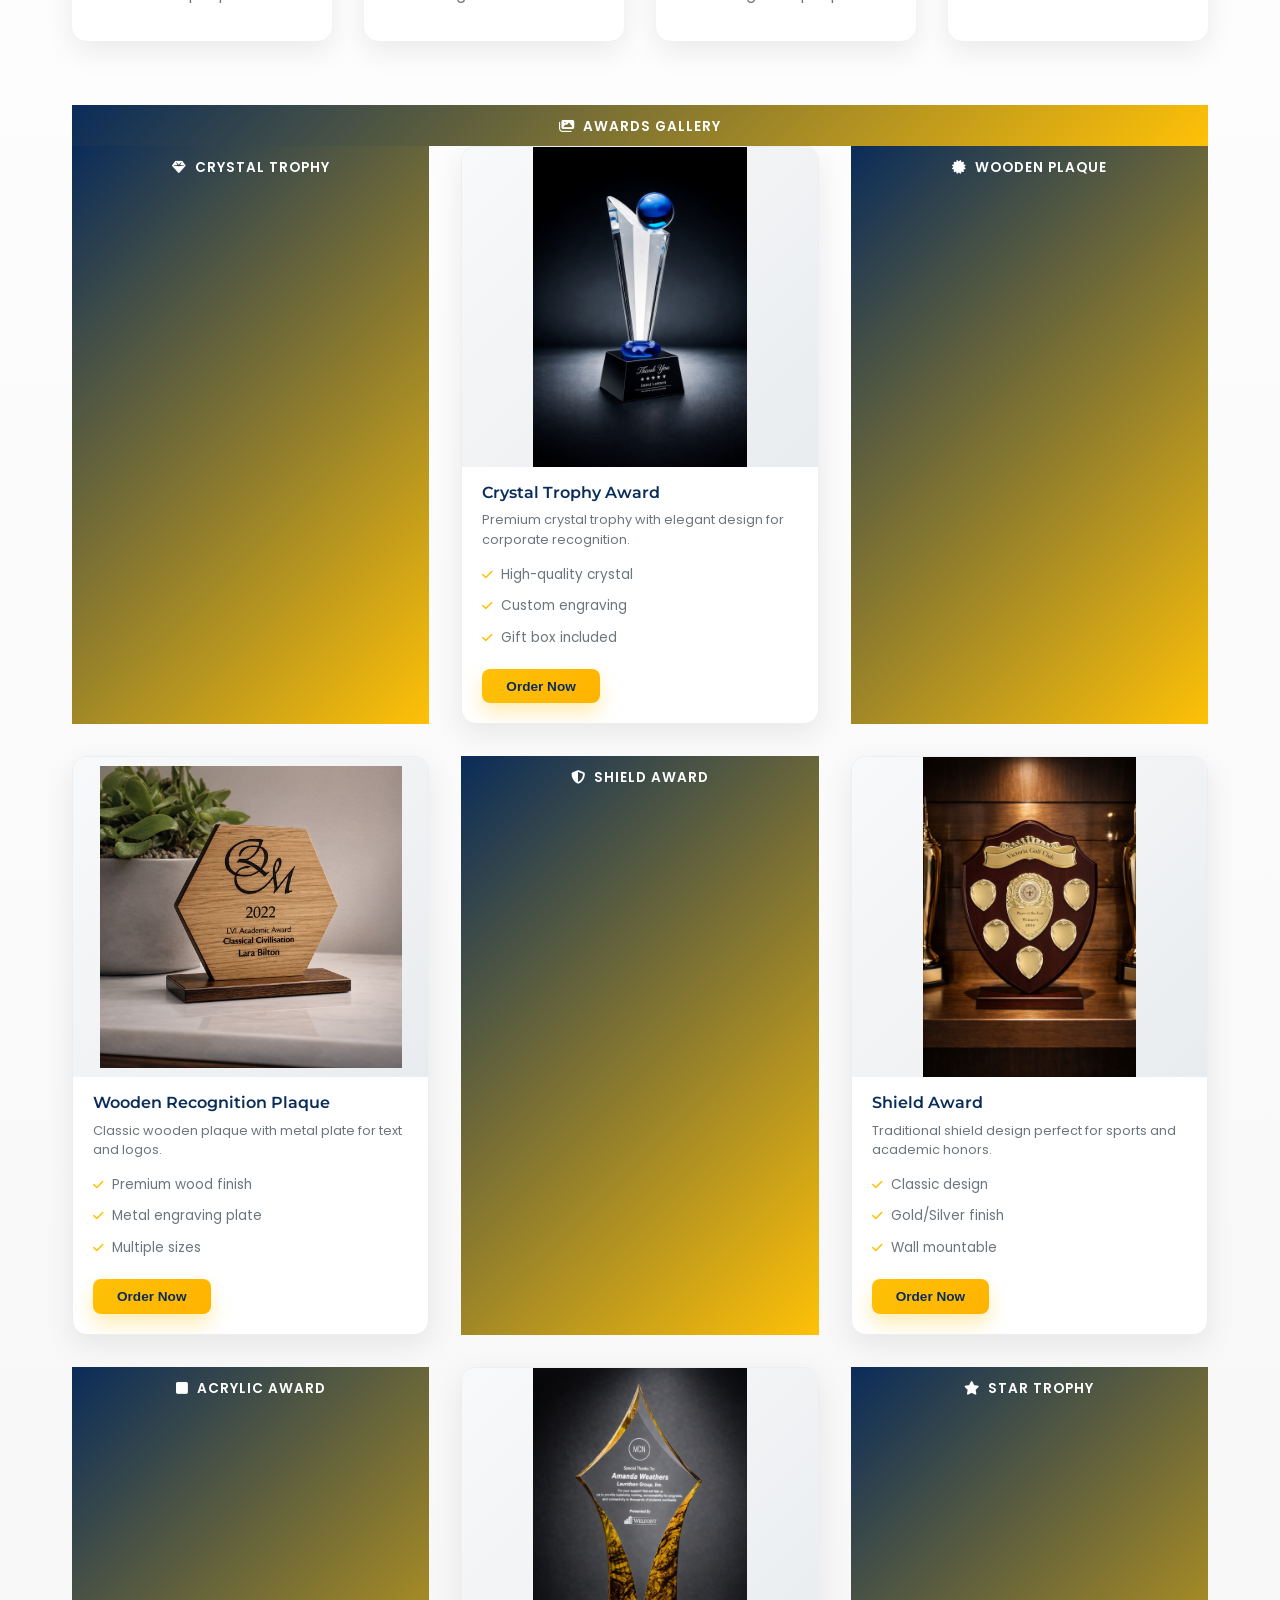
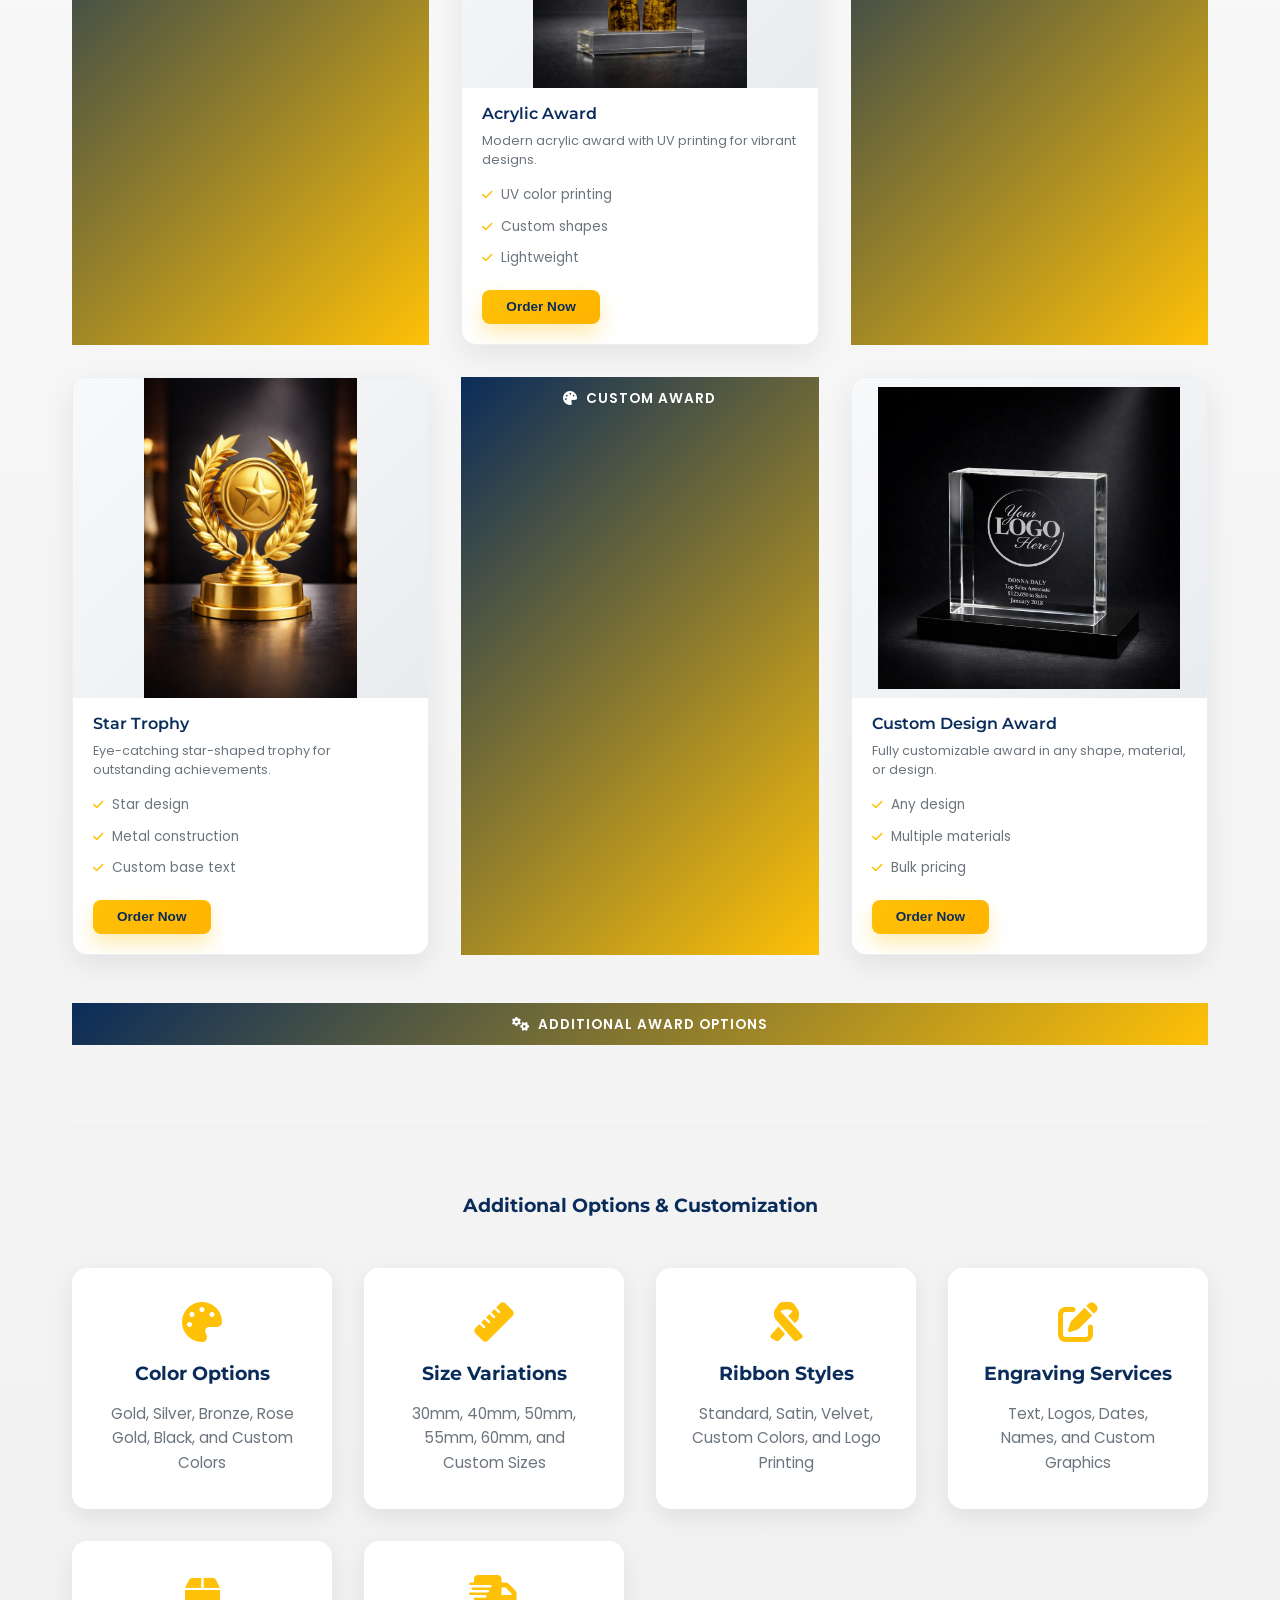
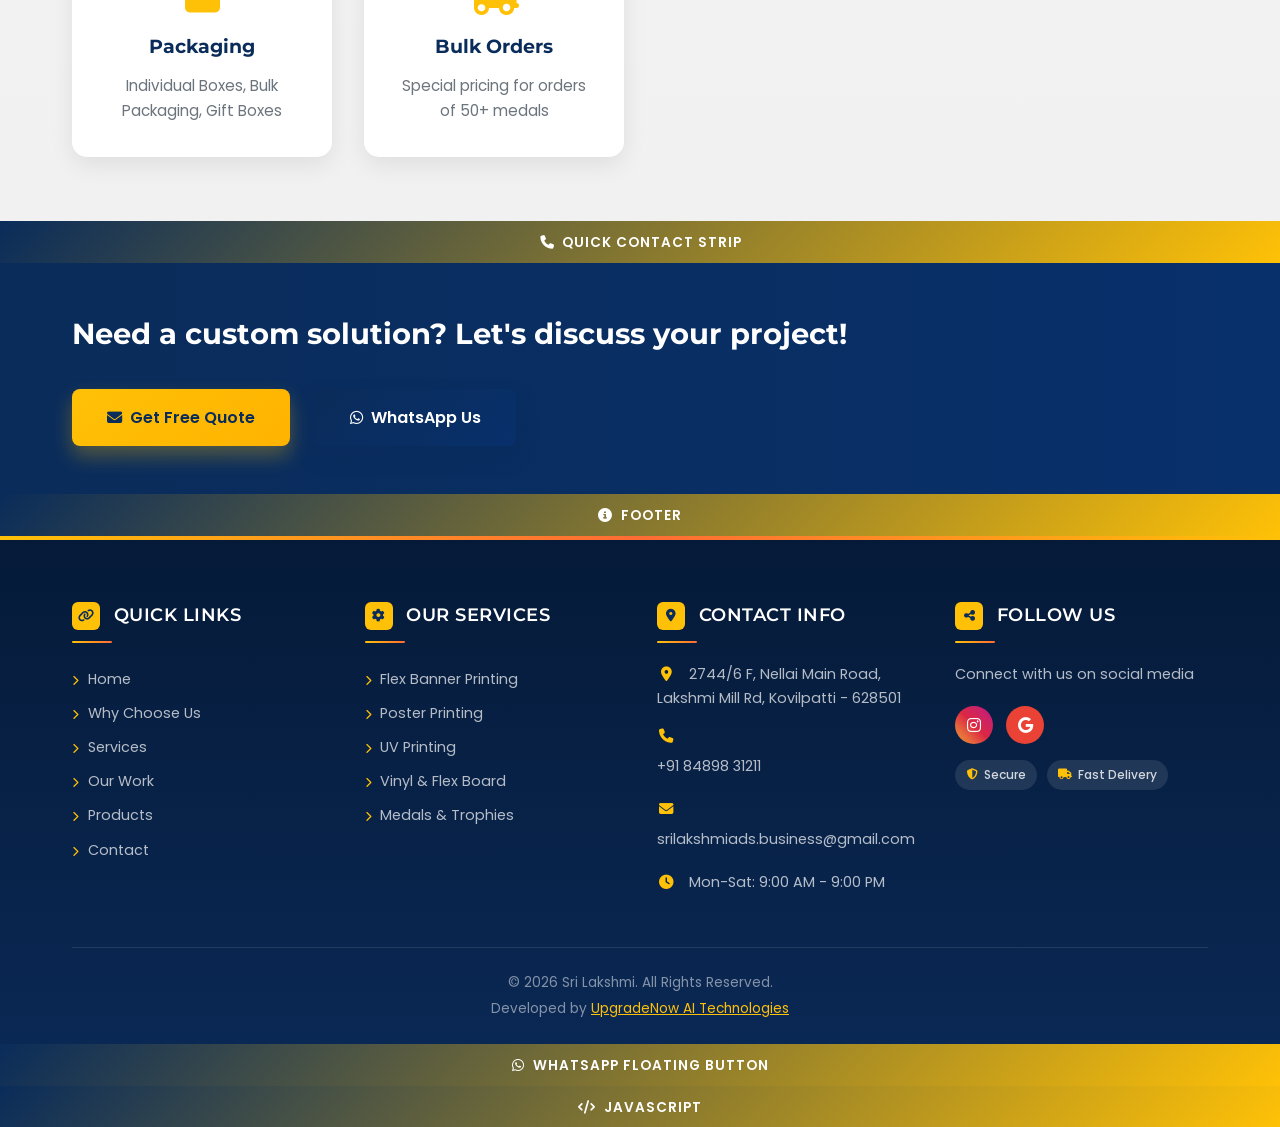
<file: products.html>
<!DOCTYPE html>
<html lang="en">
<head>
    <meta charset="UTF-8">
    <meta name="viewport" content="width=device-width, initial-scale=1.0">
    <link rel="icon" type="image/png" href="images/Sri Lakshmi Logo.png">
    <link rel="apple-touch-icon" href="images/Sri Lakshmi Logo.png">
    <title>Medals, Trophies & Awards in Kovilpatti | Srilakshmi Ads</title>
    <meta name="description" content="Buy custom medals, trophies, crystal awards, shield awards & plaques in Kovilpatti. Srilakshmi Ads offers premium awards for sports, academic, and corporate events. Call +91 8489831211.">
    <meta name="keywords" content="medals Kovilpatti, trophies Kovilpatti, awards Kovilpatti, crystal trophy Kovilpatti, custom medals Tamil Nadu, Srilakshmi Ads products, shield awards Kovilpatti, plaques Kovilpatti, sports trophy Kovilpatti, academic awards Kovilpatti, corporate awards Kovilpatti, engraving Kovilpatti, trophy shop Kovilpatti, medal shop near me">
    <meta name="author" content="Srilakshmi Ads">
    <meta name="robots" content="index, follow, max-snippet:-1, max-image-preview:large, max-video-preview:-1">
    <meta name="googlebot" content="index, follow">
    <meta name="geo.region" content="IN-TN">
    <meta name="geo.placename" content="Kovilpatti">
    <meta name="geo.position" content="9.1744;77.8695">
    <meta name="ICBM" content="9.1744, 77.8695">
    <meta name="revisit-after" content="7 days">
    <link rel="canonical" href="https://srilakshmiads.in/products.html">
    <meta property="og:title" content="Medals, Trophies & Awards in Kovilpatti | Srilakshmi Ads">
    <meta property="og:description" content="Buy custom medals, trophies, crystal awards & plaques in Kovilpatti. Premium awards for sports, academic & corporate events.">
    <meta property="og:type" content="website">
    <meta property="og:url" content="https://srilakshmiads.in/products.html">
    <meta property="og:locale" content="en_IN">
    <meta property="og:site_name" content="Srilakshmi Ads">
    <meta property="og:image" content="https://srilakshmiads.in/images/Sri Lakshmi Print Logo new Black.png">
    <meta name="twitter:card" content="summary_large_image">
    <meta name="twitter:title" content="Medals, Trophies & Awards in Kovilpatti | Srilakshmi Ads">
    <meta name="twitter:description" content="Custom medals, trophies & awards in Kovilpatti. Call +91 8489831211.">
    <script type="application/ld+json">
    {"@context": "https://schema.org", "@type": "BreadcrumbList", "itemListElement": [{"@type": "ListItem", "position": 1, "name": "Home", "item": "https://srilakshmiads.in/"}, {"@type": "ListItem", "position": 2, "name": "Products", "item": "https://srilakshmiads.in/products.html"}]}
    </script>
    <link rel="stylesheet" href="https://cdnjs.cloudflare.com/ajax/libs/font-awesome/6.4.0/css/all.min.css">
    <link rel="stylesheet" href="https://fonts.googleapis.com/css2?family=Poppins:wght@300;400;500;600;700;800&family=Montserrat:wght@400;500;600;700;800&display=swap">
    <link rel="stylesheet" href="css/style.css">
    <script src="https://code.jquery.com/jquery-3.6.4.min.js"></script>
</head>
<body>
    <div style="background: linear-gradient(135deg, var(--primary-color), var(--secondary-color)); padding: 0.5rem 0; text-align: center; position: relative; z-index: 100;">
        <span style="color: white; font-size: 0.85rem; font-weight: 600; letter-spacing: 1px; text-transform: uppercase;">
            <i class="fas fa-chart-line" style="margin-right: 0.5rem;"></i>Scroll Progress Bar
        </span>
    </div>
    <div class="scroll-progress" id="scrollProgress"></div>

    <div style="background: linear-gradient(135deg, var(--primary-color), var(--secondary-color)); padding: 0.5rem 0; text-align: center; position: relative; z-index: 100;">
        <span style="color: white; font-size: 0.85rem; font-weight: 600; letter-spacing: 1px; text-transform: uppercase;">
            <i class="fas fa-bars" style="margin-right: 0.5rem;"></i>Header & Navigation
        </span>
    </div>
    <header id="mainHeader">
        <div class="container header-container">
            <a href="index.html" class="logo">
                <img src="images/Sri Lakshmi Print Logo new Black.png" alt="Sri Lakshmi Print Logo" style="height: 40px; width: auto;">
            </a>

            <div class="mobile-toggle" id="mobileToggle">
                <i class="fas fa-bars"></i>
            </div>

            <ul class="nav-menu" id="navMenu">
                <li><a href="index.html" class="nav-link">Home</a></li>
                <li><a href="index.html#why-us" class="nav-link">Why Choose Us</a></li>
                <li><a href="service.html" class="nav-link">Services</a></li>
                <li><a href="ourwork.html" class="nav-link">Our Work</a></li>
                <li><a href="products.html" class="nav-link active">Products</a></li>
                <li><a href="contact.html" class="nav-link">Contact</a></li>
            </ul>

            <a href="cart.html" class="cart-icon" id="cartIcon">
                <i class="fas fa-shopping-cart"></i>
                <span class="cart-count">0</span>
            </a>
        </div>
    </header>

    <!-- Products Hero Section Label -->
    <div style="background: linear-gradient(135deg, var(--primary-color), var(--secondary-color)); padding: 0.5rem 0; text-align: center; position: relative; z-index: 100;">
        <span style="color: white; font-size: 0.85rem; font-weight: 600; letter-spacing: 1px; text-transform: uppercase;">
            <i class="fas fa-box" style="margin-right: 0.5rem;"></i>Products Hero Section
        </span>
    </div>

    <section class="hero" style="min-height: auto; height: auto; padding: 8rem 0 3rem;">
        <div class="container">
            <div class="hero-content">
                <h1>Products</h1>
                <p>Explore our premium collection of medals, trophies, and awards</p>
            </div>
        </div>
    </section>

    <div style="background: linear-gradient(135deg, var(--primary-color), var(--secondary-color)); padding: 0.5rem 0; text-align: center; position: relative; z-index: 100;">
        <span style="color: white; font-size: 0.85rem; font-weight: 600; letter-spacing: 1px; text-transform: uppercase;">
            <i class="fas fa-medal" style="margin-right: 0.5rem;"></i>Medals & Awards Showcase Section
        </span>
    </div>
    <section class="section-padding medals-showcase" style="background: linear-gradient(to bottom, var(--light-gray), var(--white));">
        <div class="container">
            <div class="text-center fade-in" style="margin-bottom: 4rem;">
                <h2 class="text-center">Medals & Awards Collection</h2>
                <p>Explore our extensive range of premium medal designs for sports events, academic achievements, corporate recognition, and special occasions.</p>
            </div>

            <div style="background: linear-gradient(135deg, var(--primary-color), var(--secondary-color)); padding: 0.5rem 0; text-align: center; position: relative; z-index: 100;">
                <span style="color: white; font-size: 0.85rem; font-weight: 600; letter-spacing: 1px; text-transform: uppercase;">
                    <i class="fas fa-th-large" style="margin-right: 0.5rem;"></i>Medal Categories
                </span>
            </div>
            <div class="medal-categories fade-in">
                <div class="medal-category-card">
                    <div class="medal-category-icon">
                        <i class="fas fa-trophy"></i>
                    </div>
                    <h3>Sports Medals</h3>
                    <p>Championship medals for all sports events</p>
                </div>
                <div class="medal-category-card">
                    <div class="medal-category-icon">
                        <i class="fas fa-graduation-cap"></i>
                    </div>
                    <h3>Academic Medals</h3>
                    <p>Recognition medals for educational achievements</p>
                </div>
                <div class="medal-category-card">
                    <div class="medal-category-icon">
                        <i class="fas fa-briefcase"></i>
                    </div>
                    <h3>Corporate Awards</h3>
                    <p>Professional recognition and achievement medals</p>
                </div>
                <div class="medal-category-card">
                    <div class="medal-category-icon">
                        <i class="fas fa-star"></i>
                    </div>
                    <h3>Special Events</h3>
                    <p>Custom medals for special occasions</p>
                </div>
            </div>

            <div style="background: linear-gradient(135deg, var(--primary-color), var(--secondary-color)); padding: 0.5rem 0; text-align: center; position: relative; z-index: 100;">
                <span style="color: white; font-size: 0.85rem; font-weight: 600; letter-spacing: 1px; text-transform: uppercase;">
                    <i class="fas fa-images" style="margin-right: 0.5rem;"></i>Medal Designs Gallery
                </span>
            </div>
            <div class="medals-gallery">
                <div style="background: linear-gradient(135deg, #FFD700, #FFA500); padding: 0.5rem 0; text-align: center; position: relative; z-index: 100;">
                    <span style="color: white; font-size: 0.85rem; font-weight: 600; letter-spacing: 1px; text-transform: uppercase;">
                        <i class="fas fa-trophy" style="margin-right: 0.5rem;"></i>Gold Medal
                    </span>
                </div>
                <div class="medal-design-card fade-in">
                    <div class="medal-preview">
                        <img src="images/gold medal.png" alt="Gold Championship Medal">
                    </div>
                    <div class="medal-info">
                        <h3>Gold Championship Medal</h3>
                        <p>Premium gold-plated medal with custom engraving for first-place winners.</p>
                        <ul class="medal-features">
                            <li><i class="fas fa-check"></i> 50mm diameter</li>
                            <li><i class="fas fa-check"></i> Gold plating</li>
                            <li><i class="fas fa-check"></i> Custom engraving</li>
                        </ul>
                        <button class="btn btn-primary add-to-cart-btn" data-id="medal-gold" data-name="Gold Championship Medal" data-image="images/gold medal.png" data-category="Medals">Order Now</button>
                    </div>
                </div>

                <div style="background: linear-gradient(135deg, #C0C0C0, #A8A8A8); padding: 0.5rem 0; text-align: center; position: relative; z-index: 100;">
                    <span style="color: white; font-size: 0.85rem; font-weight: 600; letter-spacing: 1px; text-transform: uppercase;">
                        <i class="fas fa-trophy" style="margin-right: 0.5rem;"></i>Silver Medal
                    </span>
                </div>
                <div class="medal-design-card fade-in">
                    <div class="medal-preview">
                        <img src="images/silver medal.png" alt="Silver Achievement Medal">
                    </div>
                    <div class="medal-info">
                        <h3>Silver Achievement Medal</h3>
                        <p>Elegant silver-plated medal with high-quality finish for runners-up.</p>
                        <ul class="medal-features">
                            <li><i class="fas fa-check"></i> 50mm diameter</li>
                            <li><i class="fas fa-check"></i> Silver plating</li>
                            <li><i class="fas fa-check"></i> Custom text</li>
                        </ul>
                        <button class="btn btn-primary add-to-cart-btn" data-id="medal-silver" data-name="Silver Achievement Medal" data-image="images/silver medal.png" data-category="Medals">Order Now</button>
                    </div>
                </div>

                <div style="background: linear-gradient(135deg, #CD7F32, #B87333); padding: 0.5rem 0; text-align: center; position: relative; z-index: 100;">
                    <span style="color: white; font-size: 0.85rem; font-weight: 600; letter-spacing: 1px; text-transform: uppercase;">
                        <i class="fas fa-trophy" style="margin-right: 0.5rem;"></i>Bronze Medal
                    </span>
                </div>
                <div class="medal-design-card fade-in">
                    <div class="medal-preview">
                        <img src="images/bronze medal.png" alt="Bronze Recognition Medal">
                    </div>
                    <div class="medal-info">
                        <h3>Bronze Recognition Medal</h3>
                        <p>Classic bronze medal design, durable and beautifully crafted.</p>
                        <ul class="medal-features">
                            <li><i class="fas fa-check"></i> 50mm diameter</li>
                            <li><i class="fas fa-check"></i> Bronze finish</li>
                            <li><i class="fas fa-check"></i> Engraving option</li>
                        </ul>
                        <button class="btn btn-primary add-to-cart-btn" data-id="medal-bronze" data-name="Bronze Recognition Medal" data-image="images/bronze medal.png" data-category="Medals">Order Now</button>
                    </div>
                </div>

                <div style="background: linear-gradient(135deg, var(--primary-color), var(--secondary-color)); padding: 0.5rem 0; text-align: center; position: relative; z-index: 100;">
                    <span style="color: white; font-size: 0.85rem; font-weight: 600; letter-spacing: 1px; text-transform: uppercase;">
                        <i class="fas fa-graduation-cap" style="margin-right: 0.5rem;"></i>Academic Medal
                    </span>
                </div>
                <div class="medal-design-card fade-in">
                    <div class="medal-preview">
                        <img src="images/academic excellence medal.png" alt="Academic Excellence Medal">
                    </div>
                    <div class="medal-info">
                        <h3>Academic Excellence Medal</h3>
                        <p>Distinguished medal for schools, colleges, and educational achievements.</p>
                        <ul class="medal-features">
                            <li><i class="fas fa-check"></i> 45mm diameter</li>
                            <li><i class="fas fa-check"></i> Gold/Silver finish</li>
                            <li><i class="fas fa-check"></i> School logo option</li>
                        </ul>
                        <button class="btn btn-primary add-to-cart-btn" data-id="medal-academic" data-name="Academic Excellence Medal" data-image="images/academic excellence medal.png" data-category="Medals">Order Now</button>
                    </div>
                </div>

                <div style="background: linear-gradient(135deg, var(--primary-color), var(--secondary-color)); padding: 0.5rem 0; text-align: center; position: relative; z-index: 100;">
                    <span style="color: white; font-size: 0.85rem; font-weight: 600; letter-spacing: 1px; text-transform: uppercase;">
                        <i class="fas fa-briefcase" style="margin-right: 0.5rem;"></i>Corporate Medal
                    </span>
                </div>
                <div class="medal-design-card fade-in">
                    <div class="medal-preview">
                        <img src="images/corporate recogonition image.png" alt="Corporate Recognition Medal">
                    </div>
                    <div class="medal-info">
                        <h3>Corporate Recognition Medal</h3>
                        <p>Professional medal for employee recognition and corporate awards.</p>
                        <ul class="medal-features">
                            <li><i class="fas fa-check"></i> 55mm diameter</li>
                            <li><i class="fas fa-check"></i> Premium finish</li>
                            <li><i class="fas fa-check"></i> Company logo</li>
                        </ul>
                        <button class="btn btn-primary add-to-cart-btn" data-id="medal-corporate" data-name="Corporate Recognition Medal" data-image="images/corporate recogonition image.png" data-category="Medals">Order Now</button>
                    </div>
                </div>

                <div style="background: linear-gradient(135deg, var(--primary-color), var(--secondary-color)); padding: 0.5rem 0; text-align: center; position: relative; z-index: 100;">
                    <span style="color: white; font-size: 0.85rem; font-weight: 600; letter-spacing: 1px; text-transform: uppercase;">
                        <i class="fas fa-palette" style="margin-right: 0.5rem;"></i>Custom Medal
                    </span>
                </div>
                <div class="medal-design-card fade-in">
                    <div class="medal-preview">
                        <img src="images/customized medal.png" alt="Custom Design Medal">
                    </div>
                    <div class="medal-info">
                        <h3>Custom Design Medal</h3>
                        <p>Fully customizable medal in any shape, size, or design.</p>
                        <ul class="medal-features">
                            <li><i class="fas fa-check"></i> Any size/shape</li>
                            <li><i class="fas fa-check"></i> Custom design</li>
                            <li><i class="fas fa-check"></i> Bulk pricing</li>
                        </ul>
                        <button class="btn btn-primary add-to-cart-btn" data-id="medal-custom" data-name="Custom Design Medal" data-image="images/customized medal.png" data-category="Medals">Order Now</button>
                    </div>
                </div>
            </div>

        </div>
    </section>

    <div style="background: linear-gradient(135deg, var(--primary-color), var(--secondary-color)); padding: 0.5rem 0; text-align: center; position: relative; z-index: 100;">
        <span style="color: white; font-size: 0.85rem; font-weight: 600; letter-spacing: 1px; text-transform: uppercase;">
            <i class="fas fa-award" style="margin-right: 0.5rem;"></i>Awards Showcase Section
        </span>
    </div>
    <section class="section-padding awards-showcase" style="background: linear-gradient(to bottom, var(--white), var(--light-gray));">
        <div class="container">
            <div class="text-center fade-in" style="margin-bottom: 4rem;">
                <h2 class="text-center">Awards Collection</h2>
                <p>Discover our premium range of awards for recognition, achievements, and special occasions.</p>
            </div>

            <div style="background: linear-gradient(135deg, var(--primary-color), var(--secondary-color)); padding: 0.5rem 0; text-align: center; position: relative; z-index: 100;">
                <span style="color: white; font-size: 0.85rem; font-weight: 600; letter-spacing: 1px; text-transform: uppercase;">
                    <i class="fas fa-th-large" style="margin-right: 0.5rem;"></i>Award Categories
                </span>
            </div>
            <div class="medal-categories fade-in">
                <div class="medal-category-card">
                    <div class="medal-category-icon">
                        <i class="fas fa-award"></i>
                    </div>
                    <h3>Crystal Awards</h3>
                    <p>Elegant crystal trophies and plaques</p>
                </div>
                <div class="medal-category-card">
                    <div class="medal-category-icon">
                        <i class="fas fa-shield-alt"></i>
                    </div>
                    <h3>Shield Awards</h3>
                    <p>Traditional shield-style recognition awards</p>
                </div>
                <div class="medal-category-card">
                    <div class="medal-category-icon">
                        <i class="fas fa-certificate"></i>
                    </div>
                    <h3>Plaques</h3>
                    <p>Wooden and metal recognition plaques</p>
                </div>
                <div class="medal-category-card">
                    <div class="medal-category-icon">
                        <i class="fas fa-gem"></i>
                    </div>
                    <h3>Premium Awards</h3>
                    <p>Luxury awards for special occasions</p>
                </div>
            </div>

            <div style="background: linear-gradient(135deg, var(--primary-color), var(--secondary-color)); padding: 0.5rem 0; text-align: center; position: relative; z-index: 100;">
                <span style="color: white; font-size: 0.85rem; font-weight: 600; letter-spacing: 1px; text-transform: uppercase;">
                    <i class="fas fa-images" style="margin-right: 0.5rem;"></i>Awards Gallery
                </span>
            </div>
            <div class="medals-gallery awards-gallery">
                <div style="background: linear-gradient(135deg, var(--primary-color), var(--secondary-color)); padding: 0.5rem 0; text-align: center; position: relative; z-index: 100;">
                    <span style="color: white; font-size: 0.85rem; font-weight: 600; letter-spacing: 1px; text-transform: uppercase;">
                        <i class="fas fa-gem" style="margin-right: 0.5rem;"></i>Crystal Trophy
                    </span>
                </div>
                <div class="medal-design-card award-card fade-in">
                    <div class="medal-preview award-preview">
                        <img src="images/crystal trophy award.png" alt="Crystal Trophy Award">
                    </div>
                    <div class="medal-info">
                        <h3>Crystal Trophy Award</h3>
                        <p>Premium crystal trophy with elegant design for corporate recognition.</p>
                        <ul class="medal-features">
                            <li><i class="fas fa-check"></i> High-quality crystal</li>
                            <li><i class="fas fa-check"></i> Custom engraving</li>
                            <li><i class="fas fa-check"></i> Gift box included</li>
                        </ul>
                        <button class="btn btn-primary add-to-cart-btn" data-id="award-crystal" data-name="Crystal Trophy Award" data-image="images/crystal trophy award.png" data-category="Awards">Order Now</button>
                    </div>
                </div>

                <div style="background: linear-gradient(135deg, var(--primary-color), var(--secondary-color)); padding: 0.5rem 0; text-align: center; position: relative; z-index: 100;">
                    <span style="color: white; font-size: 0.85rem; font-weight: 600; letter-spacing: 1px; text-transform: uppercase;">
                        <i class="fas fa-certificate" style="margin-right: 0.5rem;"></i>Wooden Plaque
                    </span>
                </div>
                <div class="medal-design-card award-card fade-in">
                    <div class="medal-preview award-preview">
                        <img src="images/wooden recogonition plaque.png" alt="Wooden Recognition Plaque">
                    </div>
                    <div class="medal-info">
                        <h3>Wooden Recognition Plaque</h3>
                        <p>Classic wooden plaque with metal plate for text and logos.</p>
                        <ul class="medal-features">
                            <li><i class="fas fa-check"></i> Premium wood finish</li>
                            <li><i class="fas fa-check"></i> Metal engraving plate</li>
                            <li><i class="fas fa-check"></i> Multiple sizes</li>
                        </ul>
                        <button class="btn btn-primary add-to-cart-btn" data-id="award-wooden-plaque" data-name="Wooden Recognition Plaque" data-image="images/wooden recogonition plaque.png" data-category="Awards">Order Now</button>
                    </div>
                </div>

                <div style="background: linear-gradient(135deg, var(--primary-color), var(--secondary-color)); padding: 0.5rem 0; text-align: center; position: relative; z-index: 100;">
                    <span style="color: white; font-size: 0.85rem; font-weight: 600; letter-spacing: 1px; text-transform: uppercase;">
                        <i class="fas fa-shield-alt" style="margin-right: 0.5rem;"></i>Shield Award
                    </span>
                </div>
                <div class="medal-design-card award-card fade-in">
                    <div class="medal-preview award-preview">
                        <img src="images/shield award.png" alt="Shield Award">
                    </div>
                    <div class="medal-info">
                        <h3>Shield Award</h3>
                        <p>Traditional shield design perfect for sports and academic honors.</p>
                        <ul class="medal-features">
                            <li><i class="fas fa-check"></i> Classic design</li>
                            <li><i class="fas fa-check"></i> Gold/Silver finish</li>
                            <li><i class="fas fa-check"></i> Wall mountable</li>
                        </ul>
                        <button class="btn btn-primary add-to-cart-btn" data-id="award-shield" data-name="Shield Award" data-image="images/shield award.png" data-category="Awards">Order Now</button>
                    </div>
                </div>

                <div style="background: linear-gradient(135deg, var(--primary-color), var(--secondary-color)); padding: 0.5rem 0; text-align: center; position: relative; z-index: 100;">
                    <span style="color: white; font-size: 0.85rem; font-weight: 600; letter-spacing: 1px; text-transform: uppercase;">
                        <i class="fas fa-square" style="margin-right: 0.5rem;"></i>Acrylic Award
                    </span>
                </div>
                <div class="medal-design-card award-card fade-in">
                    <div class="medal-preview award-preview">
                        <img src="images/acrylic awards.png" alt="Acrylic Award">
                    </div>
                    <div class="medal-info">
                        <h3>Acrylic Award</h3>
                        <p>Modern acrylic award with UV printing for vibrant designs.</p>
                        <ul class="medal-features">
                            <li><i class="fas fa-check"></i> UV color printing</li>
                            <li><i class="fas fa-check"></i> Custom shapes</li>
                            <li><i class="fas fa-check"></i> Lightweight</li>
                        </ul>
                        <button class="btn btn-primary add-to-cart-btn" data-id="award-acrylic" data-name="Acrylic Award" data-image="images/acrylic awards.png" data-category="Awards">Order Now</button>
                    </div>
                </div>

                <div style="background: linear-gradient(135deg, var(--primary-color), var(--secondary-color)); padding: 0.5rem 0; text-align: center; position: relative; z-index: 100;">
                    <span style="color: white; font-size: 0.85rem; font-weight: 600; letter-spacing: 1px; text-transform: uppercase;">
                        <i class="fas fa-star" style="margin-right: 0.5rem;"></i>Star Trophy
                    </span>
                </div>
                <div class="medal-design-card award-card fade-in">
                    <div class="medal-preview award-preview">
                        <img src="images/star trophy.png" alt="Star Trophy">
                    </div>
                    <div class="medal-info">
                        <h3>Star Trophy</h3>
                        <p>Eye-catching star-shaped trophy for outstanding achievements.</p>
                        <ul class="medal-features">
                            <li><i class="fas fa-check"></i> Star design</li>
                            <li><i class="fas fa-check"></i> Metal construction</li>
                            <li><i class="fas fa-check"></i> Custom base text</li>
                        </ul>
                        <button class="btn btn-primary add-to-cart-btn" data-id="award-star" data-name="Star Trophy" data-image="images/star trophy.png" data-category="Awards">Order Now</button>
                    </div>
                </div>

                <div style="background: linear-gradient(135deg, var(--primary-color), var(--secondary-color)); padding: 0.5rem 0; text-align: center; position: relative; z-index: 100;">
                    <span style="color: white; font-size: 0.85rem; font-weight: 600; letter-spacing: 1px; text-transform: uppercase;">
                        <i class="fas fa-palette" style="margin-right: 0.5rem;"></i>Custom Award
                    </span>
                </div>
                <div class="medal-design-card award-card fade-in">
                    <div class="medal-preview award-preview">
                        <img src="images/custom design awards.png" alt="Custom Design Award">
                    </div>
                    <div class="medal-info">
                        <h3>Custom Design Award</h3>
                        <p>Fully customizable award in any shape, material, or design.</p>
                        <ul class="medal-features">
                            <li><i class="fas fa-check"></i> Any design</li>
                            <li><i class="fas fa-check"></i> Multiple materials</li>
                            <li><i class="fas fa-check"></i> Bulk pricing</li>
                        </ul>
                        <button class="btn btn-primary add-to-cart-btn" data-id="award-custom" data-name="Custom Design Award" data-image="images/custom design awards.png" data-category="Awards">Order Now</button>
                    </div>
                </div>
            </div>

            <div style="background: linear-gradient(135deg, var(--primary-color), var(--secondary-color)); padding: 0.5rem 0; text-align: center; position: relative; z-index: 100;">
                <span style="color: white; font-size: 0.85rem; font-weight: 600; letter-spacing: 1px; text-transform: uppercase;">
                    <i class="fas fa-cogs" style="margin-right: 0.5rem;"></i>Additional Award Options
                </span>
            </div>
            <div class="medal-options-section fade-in">
                <h3 class="text-center" style="margin-bottom: 3rem;">Additional Options & Customization</h3>
                <div class="medal-options-grid">
                    <div class="medal-option-card">
                        <i class="fas fa-palette"></i>
                        <h4>Color Options</h4>
                        <p>Gold, Silver, Bronze, Rose Gold, Black, and Custom Colors</p>
                    </div>
                    <div class="medal-option-card">
                        <i class="fas fa-ruler"></i>
                        <h4>Size Variations</h4>
                        <p>30mm, 40mm, 50mm, 55mm, 60mm, and Custom Sizes</p>
                    </div>
                    <div class="medal-option-card">
                        <i class="fas fa-ribbon"></i>
                        <h4>Ribbon Styles</h4>
                        <p>Standard, Satin, Velvet, Custom Colors, and Logo Printing</p>
                    </div>
                    <div class="medal-option-card">
                        <i class="fas fa-edit"></i>
                        <h4>Engraving Services</h4>
                        <p>Text, Logos, Dates, Names, and Custom Graphics</p>
                    </div>
                    <div class="medal-option-card">
                        <i class="fas fa-box"></i>
                        <h4>Packaging</h4>
                        <p>Individual Boxes, Bulk Packaging, Gift Boxes</p>
                    </div>
                    <div class="medal-option-card">
                        <i class="fas fa-shipping-fast"></i>
                        <h4>Bulk Orders</h4>
                        <p>Special pricing for orders of 50+ medals</p>
                    </div>
                </div>
            </div>
        </div>
    </section>

    <div style="background: linear-gradient(135deg, var(--primary-color), var(--secondary-color)); padding: 0.5rem 0; text-align: center; position: relative; z-index: 100;">
        <span style="color: white; font-size: 0.85rem; font-weight: 600; letter-spacing: 1px; text-transform: uppercase;">
            <i class="fas fa-phone-flip" style="margin-right: 0.5rem;"></i>Quick Contact Strip
        </span>
    </div>
    <section class="quick-contact">
        <div class="container">
            <h3>Need a custom solution? Let's discuss your project!</h3>
            <div class="quick-contact-btns">
                <a href="contact.html" class="btn btn-primary">
                    <i class="fas fa-envelope"></i> Get Free Quote
                </a>
                <a href="https://wa.me/918489831211" target="_blank" class="btn btn-secondary">
                    <i class="fab fa-whatsapp"></i> WhatsApp Us
                </a>
            </div>
        </div>
    </section>

    <div style="background: linear-gradient(135deg, var(--primary-color), var(--secondary-color)); padding: 0.5rem 0; text-align: center; position: relative; z-index: 100;">
        <span style="color: white; font-size: 0.85rem; font-weight: 600; letter-spacing: 1px; text-transform: uppercase;">
            <i class="fas fa-info-circle" style="margin-right: 0.5rem;"></i>Footer
        </span>
    </div>
    <footer>
        <div class="container">
            <div class="footer-grid">
                <div class="footer-col">
                    <h3><span class="footer-icon" style="background:#ffc107;color:#0a2c5a;"><i class="fas fa-link"></i></span> Quick Links</h3>
                    <a href="index.html"><i class="fas fa-chevron-right"></i> Home</a>
                    <a href="index.html#why-us"><i class="fas fa-chevron-right"></i> Why Choose Us</a>
                    <a href="service.html"><i class="fas fa-chevron-right"></i> Services</a>
                    <a href="ourwork.html"><i class="fas fa-chevron-right"></i> Our Work</a>
                    <a href="products.php"><i class="fas fa-chevron-right"></i> Products</a>
                    <a href="contact.html"><i class="fas fa-chevron-right"></i> Contact</a>
                </div>
                <div class="footer-col">
                    <h3><span class="footer-icon" style="background:#ffc107;color:#0a2c5a;"><i class="fas fa-cog"></i></span> Our Services</h3>
                    <a href="service.html"><i class="fas fa-chevron-right"></i> Flex Banner Printing</a>
                    <a href="service.html"><i class="fas fa-chevron-right"></i> Poster Printing</a>
                    <a href="service.html"><i class="fas fa-chevron-right"></i> UV Printing</a>
                    <a href="service.html"><i class="fas fa-chevron-right"></i> Vinyl & Flex Board</a>
                    <a href="products.php"><i class="fas fa-chevron-right"></i> Medals & Trophies</a>
                </div>
                <div class="footer-col">
                    <h3><span class="footer-icon" style="background:#ffc107;color:#0a2c5a;"><i class="fas fa-map-marker-alt"></i></span> Contact Info</h3>
                    <p><i class="fas fa-map-marker-alt"></i> 2744/6 F, Nellai Main Road, Lakshmi Mill Rd, Kovilpatti - 628501</p>
                    <p><i class="fas fa-phone"></i> <a href="tel:+918489831211" style="color: inherit;">+91 84898 31211</a></p>
                    <p><i class="fas fa-envelope"></i> <a href="mailto:srilakshmiads.business@gmail.com" style="color: inherit;">srilakshmiads.business@gmail.com</a></p>
                    <p><i class="fas fa-clock"></i> Mon-Sat: 9:00 AM - 9:00 PM</p>
                </div>
                <div class="footer-col">
                    <h3><span class="footer-icon" style="background:#ffc107;color:#0a2c5a;"><i class="fas fa-share-alt"></i></span> Follow Us</h3>
                    <p>Connect with us on social media</p>
                    <div class="social-icons">
                        <a href="https://www.instagram.com/srilakshmiads.in?igsh=N3YzbzM0MmhjYTJu" class="social-insta" target="_blank"><i class="fab fa-instagram"></i></a>
                        <a href="https://www.google.com/search?q=sri+lakshmi+ads%26+digital+offset+printing&oq=&gs_lcrp=EgZjaHJvbWUqCQgCECMYJxjqAjIJCAAQIxgnGOoCMgkIARAjGCcY6gIyCQgCECMYJxjqAjIJCAMQIxgnGOoCMgkIBBAjGCcY6gIyCQgFECMYJxjqAjIJCAYQIxgnGOoCMgkIBxAjGCcY6gLSAQkxNjQ2ajBqMTWoAgiwAgHxBWOk9Tw_Mb0g&sourceid=chrome&ie=UTF-8" class="social-google" target="_blank"><i class="fab fa-google"></i></a>
                    </div>
                    <div class="footer-badges">
                        <span class="footer-badge"><i class="fas fa-shield-alt"></i> Secure</span>
                        <span class="footer-badge"><i class="fas fa-truck"></i> Fast Delivery</span>
                    </div>
                </div>
            </div>
            <div class="footer-bottom">
                <p>&copy; 2026 Sri Lakshmi. All Rights Reserved.</p>
                <p>Developed by <a href="#" style="color: var(--secondary-color);">UpgradeNow AI Technologies</a></p>
            </div>
        </div>
    </footer>

    <div style="background: linear-gradient(135deg, var(--primary-color), var(--secondary-color)); padding: 0.5rem 0; text-align: center; position: relative; z-index: 100;">
        <span style="color: white; font-size: 0.85rem; font-weight: 600; letter-spacing: 1px; text-transform: uppercase;">
            <i class="fab fa-whatsapp" style="margin-right: 0.5rem;"></i>WhatsApp Floating Button
        </span>
    </div>
    <!-- Floating Action Buttons -->
    <div class="floating-buttons">
        <a href="tel:+918489831211" class="call-float" aria-label="Call Us">
            <i class="fas fa-phone"></i>
        </a>
        <a href="https://wa.me/918489831211" target="_blank" class="whatsapp-float" aria-label="Chat on WhatsApp">
            <i class="fab fa-whatsapp"></i>
        </a>
    </div>

    <div style="background: linear-gradient(135deg, var(--primary-color), var(--secondary-color)); padding: 0.5rem 0; text-align: center; position: relative; z-index: 100;">
        <span style="color: white; font-size: 0.85rem; font-weight: 600; letter-spacing: 1px; text-transform: uppercase;">
            <i class="fas fa-code" style="margin-right: 0.5rem;"></i>JavaScript
        </span>
    </div>
    <script src="js/main.js"></script>
    <script src="js/cart.js"></script>
</body>
</html>
</file>
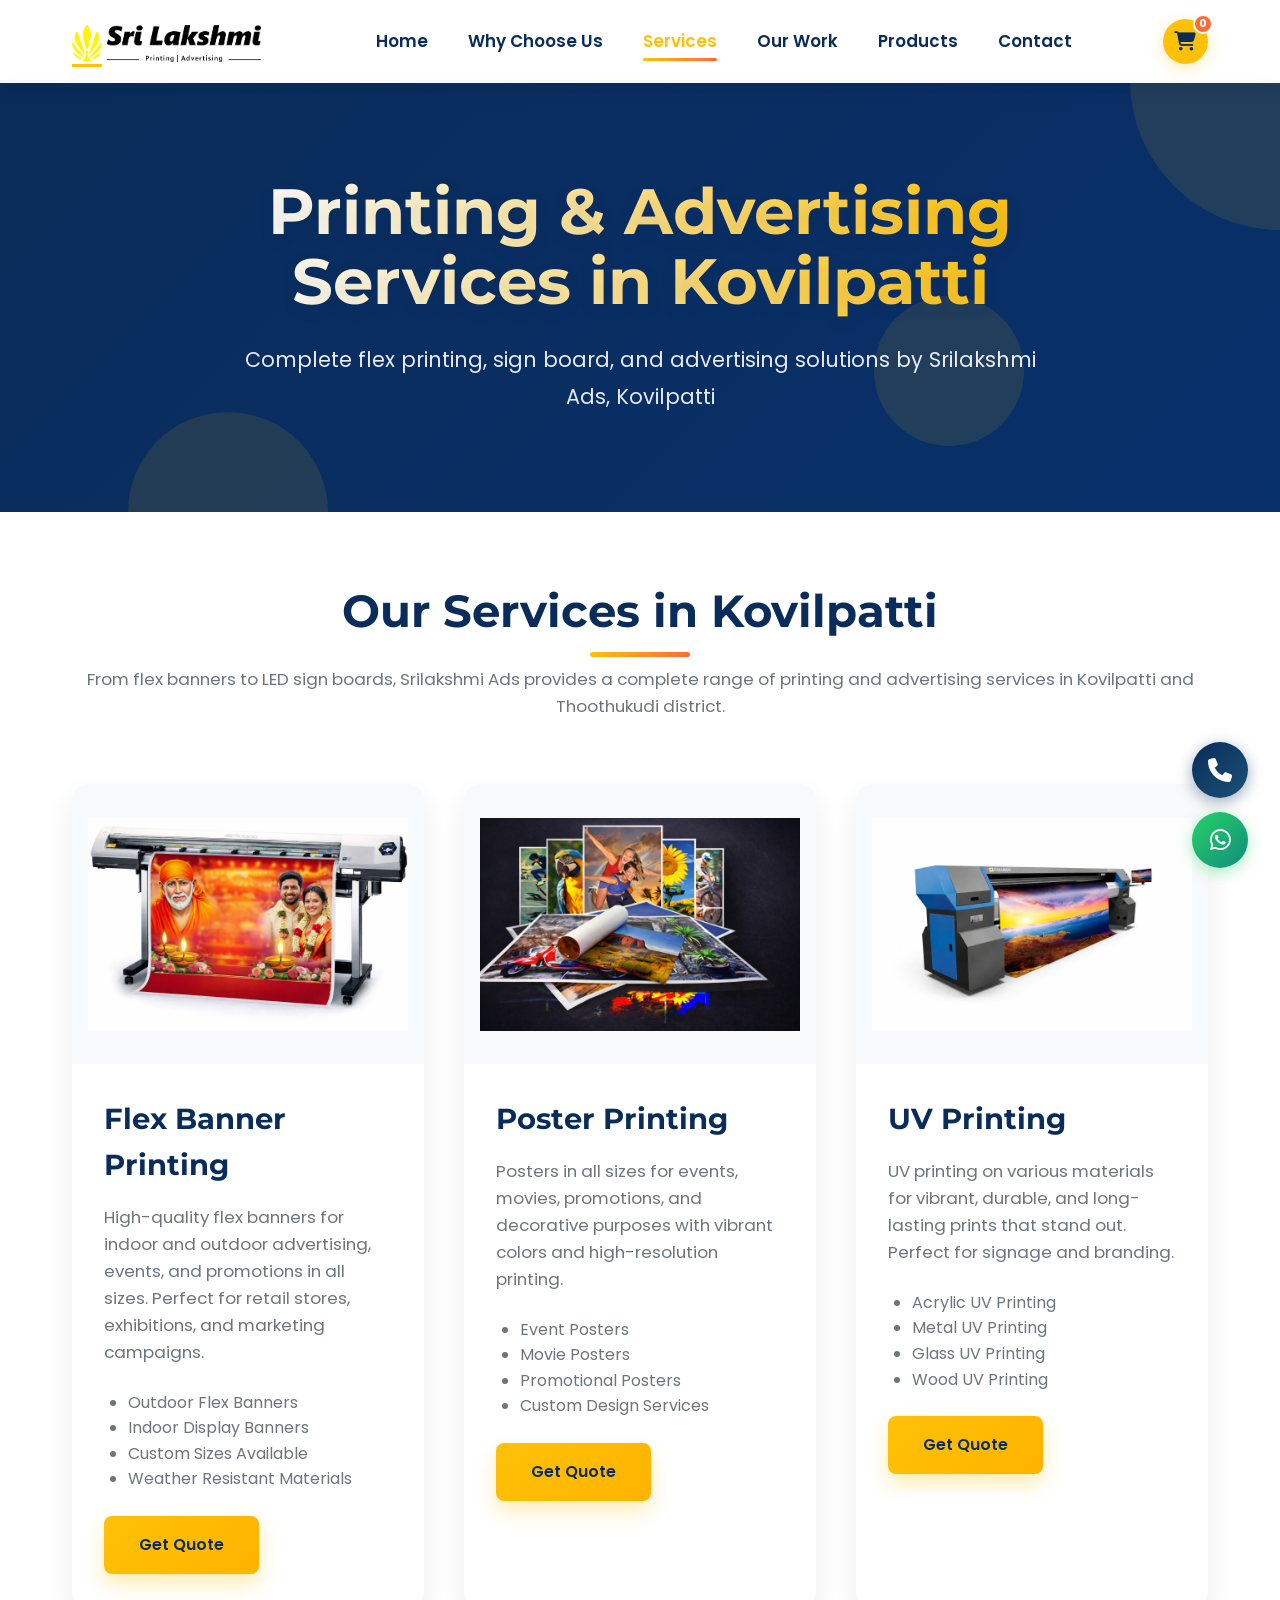
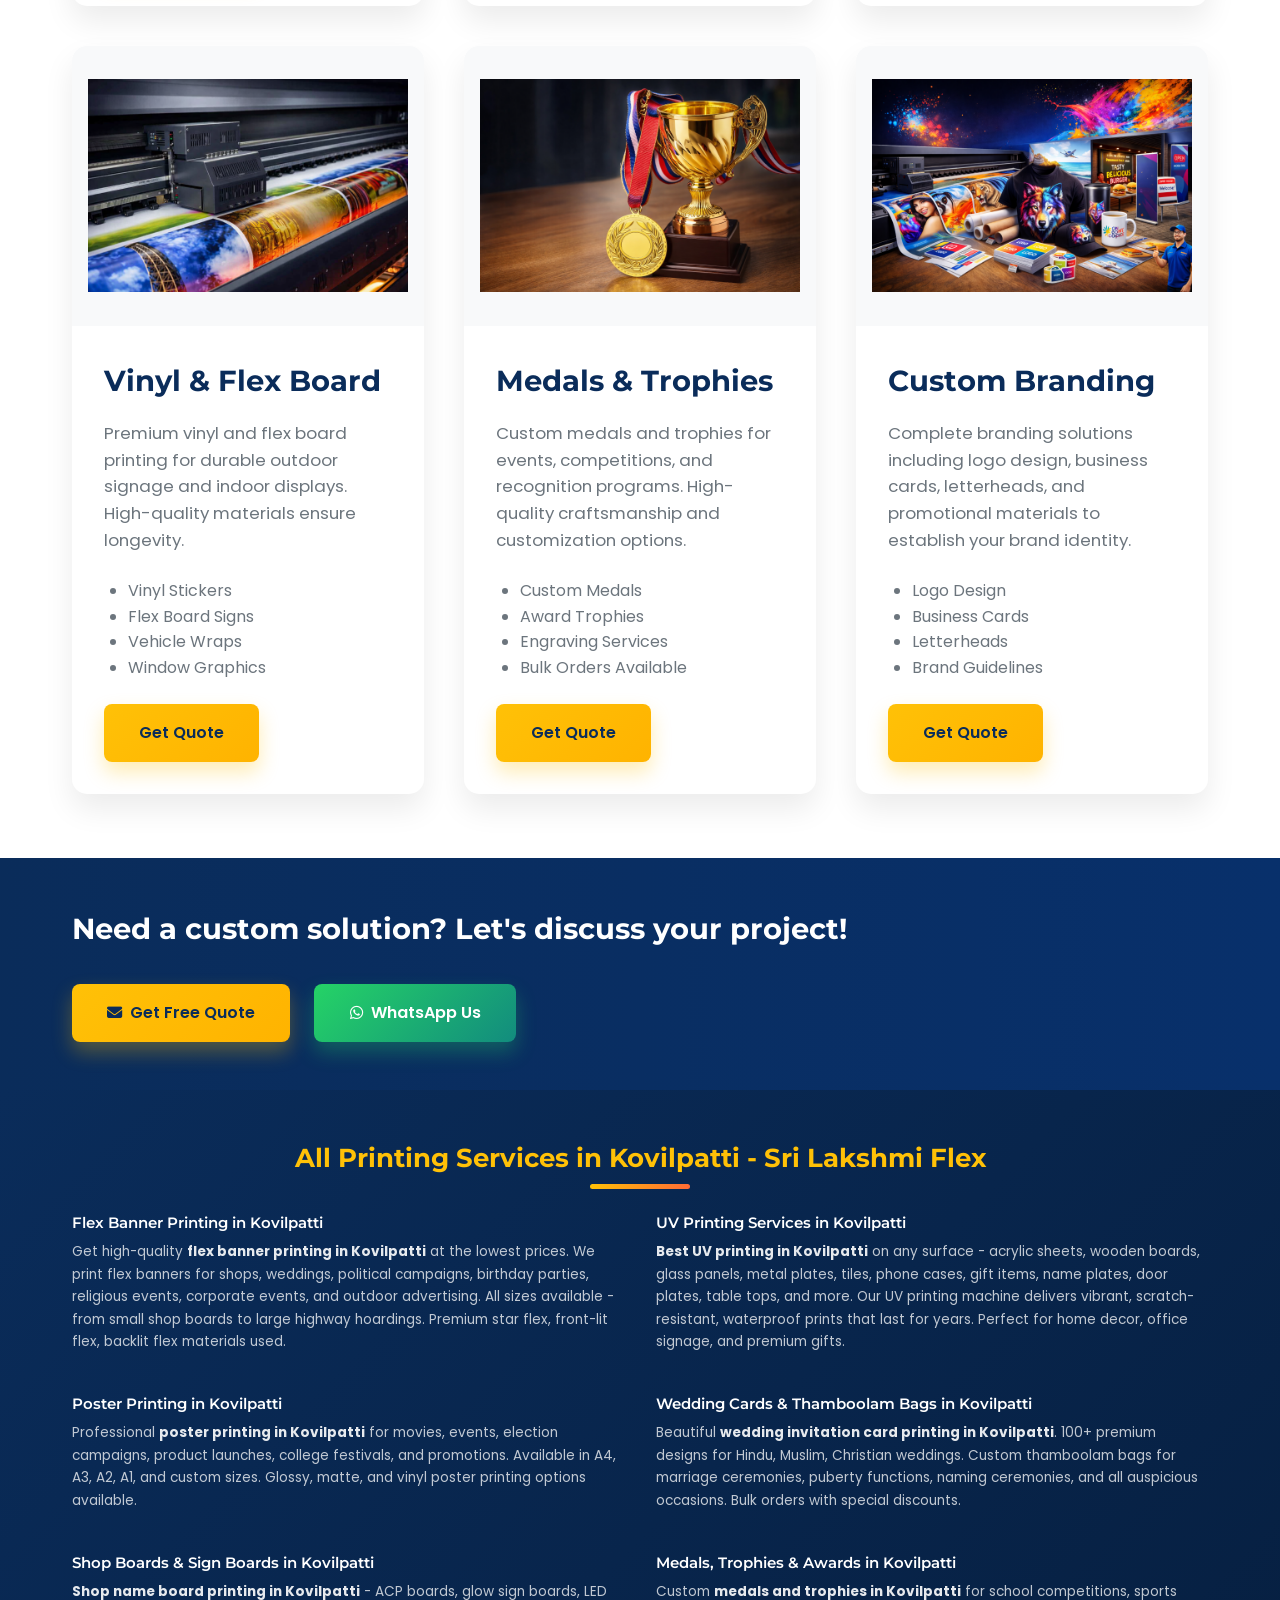
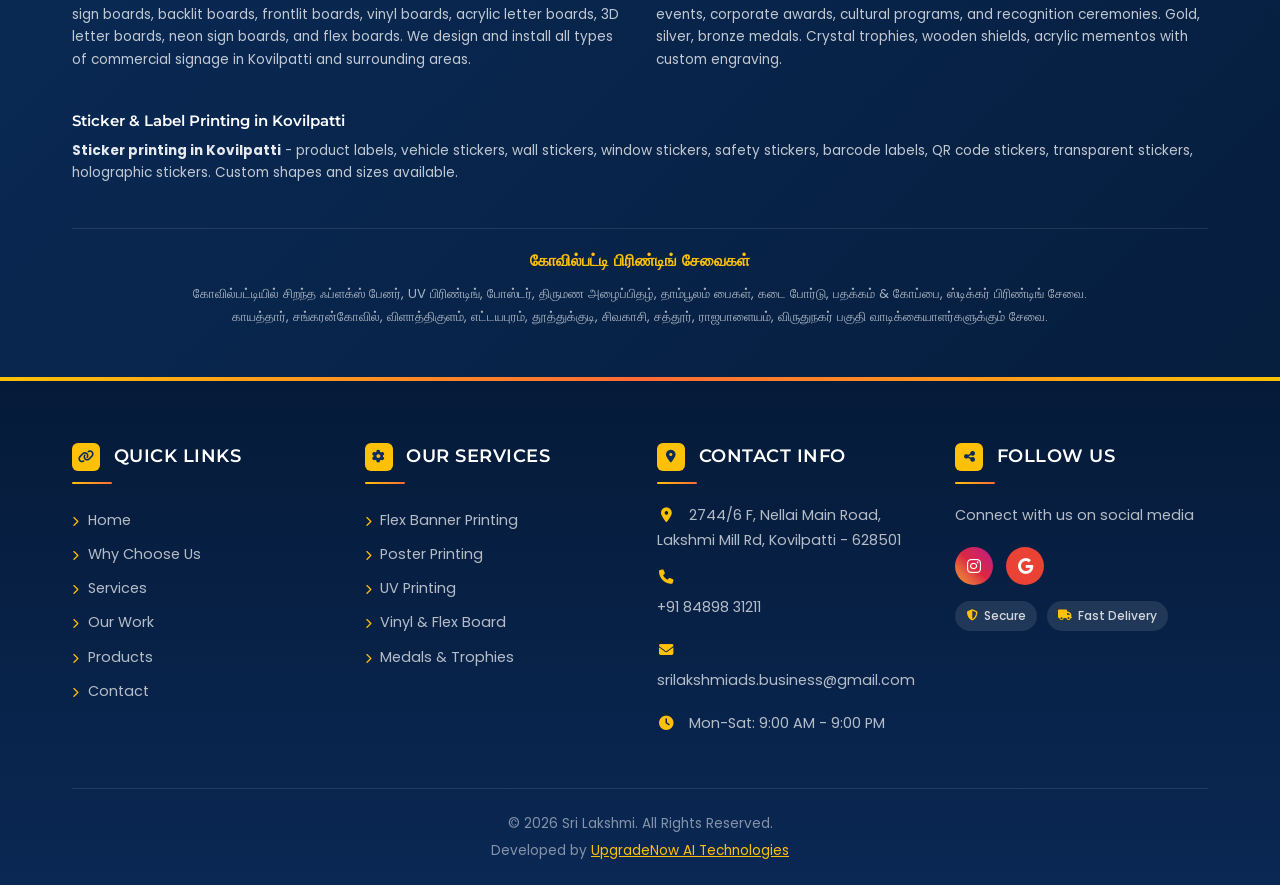
<file: service.html>
<!DOCTYPE html>
<html lang="en">
<head>
    <meta charset="UTF-8">
    <meta name="viewport" content="width=device-width, initial-scale=1.0">
    <link rel="icon" type="image/png" href="images/Sri Lakshmi Logo.png">
    <link rel="apple-touch-icon" href="images/Sri Lakshmi Logo.png">
    <title>Printing & Advertising Services in Kovilpatti | Srilakshmi Ads</title>
    <meta name="description" content="Srilakshmi Ads offers flex printing, LED sign boards, acrylic letter boards, ACP boards, shop name boards, vinyl printing, poster printing, UV printing & business branding services in Kovilpatti, Tamil Nadu.">
    <meta name="keywords" content="flex printing Kovilpatti, LED sign board Kovilpatti, acrylic letter board Kovilpatti, ACP board Kovilpatti, shop name board Kovilpatti, vinyl printing Kovilpatti, printing services Kovilpatti, digital printing Kovilpatti, UV printing Kovilpatti, poster printing Kovilpatti, banner printing Kovilpatti, glow sign board Kovilpatti, hoarding Kovilpatti, flex board Kovilpatti, sign board maker Kovilpatti, printing press Kovilpatti, Thoothukudi printing, best printing shop Kovilpatti">
    <meta name="author" content="Srilakshmi Ads">
    <meta name="robots" content="index, follow, max-snippet:-1, max-image-preview:large, max-video-preview:-1">
    <meta name="googlebot" content="index, follow">
    <meta name="geo.region" content="IN-TN">
    <meta name="geo.placename" content="Kovilpatti">
    <meta name="geo.position" content="9.1744;77.8695">
    <meta name="ICBM" content="9.1744, 77.8695">
    <meta name="revisit-after" content="7 days">
    <link rel="canonical" href="https://srilakshmiads.in/service.html">
    <meta property="og:title" content="Printing & Advertising Services in Kovilpatti | Srilakshmi Ads">
    <meta property="og:description" content="Flex printing, LED sign boards, acrylic letter boards, ACP boards, shop name boards, vinyl printing, UV printing & banner printing services in Kovilpatti.">
    <meta property="og:type" content="website">
    <meta property="og:url" content="https://srilakshmiads.in/service.html">
    <meta property="og:locale" content="en_IN">
    <meta property="og:site_name" content="Srilakshmi Ads">
    <meta property="og:image" content="https://srilakshmiads.in/images/Sri Lakshmi Print Logo new Black.png">
    <meta name="twitter:card" content="summary_large_image">
    <meta name="twitter:title" content="Printing & Advertising Services in Kovilpatti | Srilakshmi Ads">
    <meta name="twitter:description" content="Complete printing & advertising services in Kovilpatti. Flex banners, sign boards, UV printing & more. Call +91 8489831211.">
    <script type="application/ld+json">
    {
        "@context": "https://schema.org",
        "@type": "Service",
        "serviceType": "Printing and Advertising Services",
        "provider": {
            "@type": "LocalBusiness",
            "name": "Srilakshmi Ads",
            "telephone": "+91-8489831211",
            "address": {"@type": "PostalAddress", "streetAddress": "2744/6 F Nellai Main Road, Lakshmi Mill Rd", "addressLocality": "Kovilpatti", "addressRegion": "Tamil Nadu", "postalCode": "628501", "addressCountry": "IN"}
        },
        "areaServed": [{"@type": "City", "name": "Kovilpatti"}, {"@type": "City", "name": "Thoothukudi"}, {"@type": "City", "name": "Kayathar"}, {"@type": "City", "name": "Sankarankovil"}, {"@type": "City", "name": "Ettayapuram"}],
        "hasOfferCatalog": {
            "@type": "OfferCatalog",
            "name": "Printing Services",
            "itemListElement": [
                {"@type": "Offer", "itemOffered": {"@type": "Service", "name": "Flex Banner Printing in Kovilpatti"}},
                {"@type": "Offer", "itemOffered": {"@type": "Service", "name": "Poster Printing in Kovilpatti"}},
                {"@type": "Offer", "itemOffered": {"@type": "Service", "name": "UV Printing in Kovilpatti"}},
                {"@type": "Offer", "itemOffered": {"@type": "Service", "name": "Vinyl & Flex Board in Kovilpatti"}},
                {"@type": "Offer", "itemOffered": {"@type": "Service", "name": "Medals & Trophies in Kovilpatti"}},
                {"@type": "Offer", "itemOffered": {"@type": "Service", "name": "Custom Branding in Kovilpatti"}}
            ]
        }
    }
    </script>
    <script type="application/ld+json">
    {"@context": "https://schema.org", "@type": "BreadcrumbList", "itemListElement": [{"@type": "ListItem", "position": 1, "name": "Home", "item": "https://srilakshmiads.in/"}, {"@type": "ListItem", "position": 2, "name": "Services", "item": "https://srilakshmiads.in/service.html"}]}
    </script>
    <link rel="stylesheet" href="https://cdnjs.cloudflare.com/ajax/libs/font-awesome/6.4.0/css/all.min.css">
    <link rel="stylesheet" href="https://fonts.googleapis.com/css2?family=Poppins:wght@300;400;500;600;700;800&family=Montserrat:wght@400;500;600;700;800&display=swap">
    <link rel="stylesheet" href="css/style.css">
    <script src="https://code.jquery.com/jquery-3.6.4.min.js"></script>
</head>
<body>
    <!-- Scroll Progress Bar -->
    <div class="scroll-progress" id="scrollProgress"></div>
    
    <!-- Header & Navigation -->
    <header id="mainHeader">
        <div class="container header-container">
            <a href="index.html" class="logo">
                <img src="images/Sri Lakshmi Print Logo new Black.png" alt="Sri Lakshmi Print Logo" style="height: 40px; width: auto;">
            </a>
            
            <div class="mobile-toggle" id="mobileToggle">
                <i class="fas fa-bars"></i>
            </div>
            
            <ul class="nav-menu" id="navMenu">
                <li><a href="index.html" class="nav-link">Home</a></li>
                <li><a href="index.html#why-us" class="nav-link">Why Choose Us</a></li>
                <li><a href="service.html" class="nav-link active">Services</a></li>
                <li><a href="ourwork.html" class="nav-link">Our Work</a></li>
                <li><a href="products.php" class="nav-link">Products</a></li>
                <li><a href="contact.html" class="nav-link">Contact</a></li>
            </ul>

            <a href="cart.html" class="cart-icon" id="cartIcon">
                <i class="fas fa-shopping-cart"></i>
                <span class="cart-count">0</span>
            </a>
        </div>
    </header>

    <!-- Services Hero Section -->
    <section class="contact-hero">
        <div class="container">
            <div class="contact-hero-content fade-in">
                <h1>Printing & Advertising Services in Kovilpatti</h1>
                <p class="contact-subtitle">Complete flex printing, sign board, and advertising solutions by Srilakshmi Ads, Kovilpatti</p>
            </div>
        </div>
        <div class="contact-hero-shapes">
            <div class="shape shape-1"></div>
            <div class="shape shape-2"></div>
            <div class="shape shape-3"></div>
        </div>
    </section>

    <!-- Our Services Section -->
    <section class="section-padding" id="services">
        <div class="container">
            <h2 class="text-center fade-in">Our Services in Kovilpatti</h2>
            <p class="text-center fade-in">From flex banners to LED sign boards, Srilakshmi Ads provides a complete range of printing and advertising services in Kovilpatti and Thoothukudi district.</p>
            
            <div class="services-grid">
                <div class="service-card fade-in">
                    <div class="service-icon">
                        <img src="images/flex printing.jpeg" alt="Flex Banner Printing">
                    </div>
                    <div class="service-content">
                        <h3>Flex Banner Printing</h3>
                        <p>High-quality flex banners for indoor and outdoor advertising, events, and promotions in all sizes. Perfect for retail stores, exhibitions, and marketing campaigns.</p>
                        <ul style="margin-bottom: 1.5rem; padding-left: 1.5rem; color: var(--gray-color);">
                            <li>Outdoor Flex Banners</li>
                            <li>Indoor Display Banners</li>
                            <li>Custom Sizes Available</li>
                            <li>Weather Resistant Materials</li>
                        </ul>
                        <a href="contact.html?service=Flex+Banner+Printing" class="btn btn-primary">Get Quote</a>
                    </div>
                </div>

                <div class="service-card fade-in">
                    <div class="service-icon">
                        <img src="images/poster printing.jpeg" alt="Poster Printing">
                    </div>
                    <div class="service-content">
                        <h3>Poster Printing</h3>
                        <p>Posters in all sizes for events, movies, promotions, and decorative purposes with vibrant colors and high-resolution printing.</p>
                        <ul style="margin-bottom: 1.5rem; padding-left: 1.5rem; color: var(--gray-color);">
                            <li>Event Posters</li>
                            <li>Movie Posters</li>
                            <li>Promotional Posters</li>
                            <li>Custom Design Services</li>
                        </ul>
                        <a href="contact.html?service=Poster+Printing" class="btn btn-primary">Get Quote</a>
                    </div>
                </div>

                <div class="service-card fade-in">
                    <div class="service-icon">
                        <img src="images/uv-printing.png" alt="UV Printing">
                    </div>
                    <div class="service-content">
                        <h3>UV Printing</h3>
                        <p>UV printing on various materials for vibrant, durable, and long-lasting prints that stand out. Perfect for signage and branding.</p>
                        <ul style="margin-bottom: 1.5rem; padding-left: 1.5rem; color: var(--gray-color);">
                            <li>Acrylic UV Printing</li>
                            <li>Metal UV Printing</li>
                            <li>Glass UV Printing</li>
                            <li>Wood UV Printing</li>
                        </ul>
                        <a href="contact.html?service=UV+Printing" class="btn btn-primary">Get Quote</a>
                    </div>
                </div>
                
                <div class="service-card fade-in">
                    <div class="service-icon">
                        <img src="images/vinyl banner image.png" alt="Vinyl & Flex Board">
                    </div>
                    <div class="service-content">
                        <h3>Vinyl & Flex Board</h3>
                        <p>Premium vinyl and flex board printing for durable outdoor signage and indoor displays. High-quality materials ensure longevity.</p>
                        <ul style="margin-bottom: 1.5rem; padding-left: 1.5rem; color: var(--gray-color);">
                            <li>Vinyl Stickers</li>
                            <li>Flex Board Signs</li>
                            <li>Vehicle Wraps</li>
                            <li>Window Graphics</li>
                        </ul>
                        <a href="contact.html?service=Vinyl+%26+Flex+Board" class="btn btn-primary">Get Quote</a>
                    </div>
                </div>

                <div class="service-card fade-in">
                    <div class="service-icon">
                        <img src="images/medals and trophies.png" alt="Medals & Trophies">
                    </div>
                    <div class="service-content">
                        <h3>Medals & Trophies</h3>
                        <p>Custom medals and trophies for events, competitions, and recognition programs. High-quality craftsmanship and customization options.</p>
                        <ul style="margin-bottom: 1.5rem; padding-left: 1.5rem; color: var(--gray-color);">
                            <li>Custom Medals</li>
                            <li>Award Trophies</li>
                            <li>Engraving Services</li>
                            <li>Bulk Orders Available</li>
                        </ul>
                        <a href="contact.html?service=Medals+%26+Trophies" class="btn btn-primary">Get Quote</a>
                    </div>
                </div>

                <div class="service-card fade-in">
                    <div class="service-icon">
                        <img src="images/custom branding.png" alt="Custom Branding">
                    </div>
                    <div class="service-content">
                        <h3>Custom Branding</h3>
                        <p>Complete branding solutions including logo design, business cards, letterheads, and promotional materials to establish your brand identity.</p>
                        <ul style="margin-bottom: 1.5rem; padding-left: 1.5rem; color: var(--gray-color);">
                            <li>Logo Design</li>
                            <li>Business Cards</li>
                            <li>Letterheads</li>
                            <li>Brand Guidelines</li>
                        </ul>
                        <a href="contact.html?service=Custom+Branding" class="btn btn-primary">Get Quote</a>
                    </div>
                </div>
            </div>
        </div>
    </section>

    <!-- Quick Contact Strip -->
    <section class="quick-contact">
        <div class="container">
            <h3>Need a custom solution? Let's discuss your project!</h3>
            <div class="quick-contact-btns">
                <a href="contact.html" class="btn btn-primary">
                    <i class="fas fa-envelope"></i> Get Free Quote
                </a>
                <a href="https://wa.me/918489831211" target="_blank" class="btn btn-whatsapp">
                    <i class="fab fa-whatsapp"></i> WhatsApp Us
                </a>
            </div>
        </div>
    </section>

    <!-- Services SEO Content -->
    <section class="seo-content-section">
        <div class="container">
            <h2 class="seo-title text-center fade-in">All Printing Services in Kovilpatti - Sri Lakshmi Flex</h2>
            <div class="seo-grid fade-in">
                <div class="seo-item">
                    <h3>Flex Banner Printing in Kovilpatti</h3>
                    <p>Get high-quality <strong>flex banner printing in Kovilpatti</strong> at the lowest prices. We print flex banners for shops, weddings, political campaigns, birthday parties, religious events, corporate events, and outdoor advertising. All sizes available - from small shop boards to large highway hoardings. Premium star flex, front-lit flex, backlit flex materials used.</p>
                </div>
                <div class="seo-item">
                    <h3>UV Printing Services in Kovilpatti</h3>
                    <p><strong>Best UV printing in Kovilpatti</strong> on any surface - acrylic sheets, wooden boards, glass panels, metal plates, tiles, phone cases, gift items, name plates, door plates, table tops, and more. Our UV printing machine delivers vibrant, scratch-resistant, waterproof prints that last for years. Perfect for home decor, office signage, and premium gifts.</p>
                </div>
                <div class="seo-item">
                    <h3>Poster Printing in Kovilpatti</h3>
                    <p>Professional <strong>poster printing in Kovilpatti</strong> for movies, events, election campaigns, product launches, college festivals, and promotions. Available in A4, A3, A2, A1, and custom sizes. Glossy, matte, and vinyl poster printing options available.</p>
                </div>
                <div class="seo-item">
                    <h3>Wedding Cards & Thamboolam Bags in Kovilpatti</h3>
                    <p>Beautiful <strong>wedding invitation card printing in Kovilpatti</strong>. 100+ premium designs for Hindu, Muslim, Christian weddings. Custom thamboolam bags for marriage ceremonies, puberty functions, naming ceremonies, and all auspicious occasions. Bulk orders with special discounts.</p>
                </div>
                <div class="seo-item">
                    <h3>Shop Boards & Sign Boards in Kovilpatti</h3>
                    <p><strong>Shop name board printing in Kovilpatti</strong> - ACP boards, glow sign boards, LED sign boards, backlit boards, frontlit boards, vinyl boards, acrylic letter boards, 3D letter boards, neon sign boards, and flex boards. We design and install all types of commercial signage in Kovilpatti and surrounding areas.</p>
                </div>
                <div class="seo-item">
                    <h3>Medals, Trophies & Awards in Kovilpatti</h3>
                    <p>Custom <strong>medals and trophies in Kovilpatti</strong> for school competitions, sports events, corporate awards, cultural programs, and recognition ceremonies. Gold, silver, bronze medals. Crystal trophies, wooden shields, acrylic mementos with custom engraving.</p>
                </div>
                <div class="seo-item seo-item-full">
                    <h3>Sticker & Label Printing in Kovilpatti</h3>
                    <p><strong>Sticker printing in Kovilpatti</strong> - product labels, vehicle stickers, wall stickers, window stickers, safety stickers, barcode labels, QR code stickers, transparent stickers, holographic stickers. Custom shapes and sizes available.</p>
                </div>
            </div>
            <div class="seo-tamil fade-in">
                <h3>கோவில்பட்டி பிரிண்டிங் சேவைகள்</h3>
                <p>கோவில்பட்டியில் சிறந்த ஃப்ளக்ஸ் பேனர், UV பிரிண்டிங், போஸ்டர், திருமண அழைப்பிதழ், தாம்பூலம் பைகள், கடை போர்டு, பதக்கம் & கோப்பை, ஸ்டிக்கர் பிரிண்டிங் சேவை. காயத்தார், சங்கரன்கோவில், விளாத்திகுளம், எட்டயபுரம், தூத்துக்குடி, சிவகாசி, சத்தூர், ராஜபாளையம், விருதுநகர் பகுதி வாடிக்கையாளர்களுக்கும் சேவை.</p>
            </div>
        </div>
    </section>

    <!-- Footer -->
    <footer>
        <div class="container">
            <div class="footer-grid">
                <div class="footer-col">
                    <h3><span class="footer-icon" style="background:#ffc107;color:#0a2c5a;"><i class="fas fa-link"></i></span> Quick Links</h3>
                    <a href="index.html"><i class="fas fa-chevron-right"></i> Home</a>
                    <a href="index.html#why-us"><i class="fas fa-chevron-right"></i> Why Choose Us</a>
                    <a href="service.html"><i class="fas fa-chevron-right"></i> Services</a>
                    <a href="ourwork.html"><i class="fas fa-chevron-right"></i> Our Work</a>
                    <a href="products.php"><i class="fas fa-chevron-right"></i> Products</a>
                    <a href="contact.html"><i class="fas fa-chevron-right"></i> Contact</a>
                </div>
                <div class="footer-col">
                    <h3><span class="footer-icon" style="background:#ffc107;color:#0a2c5a;"><i class="fas fa-cog"></i></span> Our Services</h3>
                    <a href="service.html"><i class="fas fa-chevron-right"></i> Flex Banner Printing</a>
                    <a href="service.html"><i class="fas fa-chevron-right"></i> Poster Printing</a>
                    <a href="service.html"><i class="fas fa-chevron-right"></i> UV Printing</a>
                    <a href="service.html"><i class="fas fa-chevron-right"></i> Vinyl & Flex Board</a>
                    <a href="products.php"><i class="fas fa-chevron-right"></i> Medals & Trophies</a>
                </div>
                <div class="footer-col">
                    <h3><span class="footer-icon" style="background:#ffc107;color:#0a2c5a;"><i class="fas fa-map-marker-alt"></i></span> Contact Info</h3>
                    <p><i class="fas fa-map-marker-alt"></i> 2744/6 F, Nellai Main Road, Lakshmi Mill Rd, Kovilpatti - 628501</p>
                    <p><i class="fas fa-phone"></i> <a href="tel:+918489831211" style="color: inherit;">+91 84898 31211</a></p>
                    <p><i class="fas fa-envelope"></i> <a href="mailto:srilakshmiads.business@gmail.com" style="color: inherit;">srilakshmiads.business@gmail.com</a></p>
                    <p><i class="fas fa-clock"></i> Mon-Sat: 9:00 AM - 9:00 PM</p>
                </div>
                <div class="footer-col">
                    <h3><span class="footer-icon" style="background:#ffc107;color:#0a2c5a;"><i class="fas fa-share-alt"></i></span> Follow Us</h3>
                    <p>Connect with us on social media</p>
                    <div class="social-icons">
                        <a href="https://www.instagram.com/srilakshmiads.in?igsh=N3YzbzM0MmhjYTJu" class="social-insta" target="_blank"><i class="fab fa-instagram"></i></a>
                        <a href="https://www.google.com/search?q=sri+lakshmi+ads%26+digital+offset+printing&oq=&gs_lcrp=EgZjaHJvbWUqCQgCECMYJxjqAjIJCAAQIxgnGOoCMgkIARAjGCcY6gIyCQgCECMYJxjqAjIJCAMQIxgnGOoCMgkIBBAjGCcY6gIyCQgFECMYJxjqAjIJCAYQIxgnGOoCMgkIBxAjGCcY6gLSAQkxNjQ2ajBqMTWoAgiwAgHxBWOk9Tw_Mb0g&sourceid=chrome&ie=UTF-8" class="social-google" target="_blank"><i class="fab fa-google"></i></a>
                    </div>
                    <div class="footer-badges">
                        <span class="footer-badge"><i class="fas fa-shield-alt"></i> Secure</span>
                        <span class="footer-badge"><i class="fas fa-truck"></i> Fast Delivery</span>
                    </div>
                </div>
            </div>
            <div class="footer-bottom">
                <p>&copy; 2026 Sri Lakshmi. All Rights Reserved.</p>
                <p>Developed by <a href="#" style="color: var(--secondary-color);">UpgradeNow AI Technologies</a></p>
            </div>
        </div>
    </footer>

    <!-- Floating Action Buttons -->
    <div class="floating-buttons">
        <a href="tel:+918489831211" class="call-float" aria-label="Call Us">
            <i class="fas fa-phone"></i>
        </a>
        <a href="https://wa.me/918489831211" target="_blank" class="whatsapp-float" aria-label="Chat on WhatsApp">
            <i class="fab fa-whatsapp"></i>
        </a>
    </div>

    <!-- JavaScript -->
    <script src="js/main.js"></script>
    <script src="js/service.js"></script>
</body>
</html>
</file>
<file: css/style.css>
.fa-phone-flip {
    display: inline-block;
    transform: scaleX(-1);
}

:root {
    --primary-color: #0a2c5a; /* Dark Blue */
    --secondary-color: #ffc107; /* Yellow */
    --accent-color: #ff6b35; /* Orange accent for animations */
    --light-color: #f8f9fa;
    --dark-color: #222;
    --gray-color: #6c757d;
    --light-gray: #f1f1f1;
    --white: #ffffff;
    --transition: all 0.4s cubic-bezier(0.175, 0.885, 0.32, 1.275);
}

* {
    margin: 0;
    padding: 0;
    box-sizing: border-box;
}

html {
    scroll-behavior: smooth;
    overflow-x: hidden;
}

body {
    font-family: 'Poppins', sans-serif;
    line-height: 1.6;
    color: var(--dark-color);
    overflow-x: hidden;
    background-color: var(--white);
}

h1, h2, h3, h4, h5 {
    font-family: 'Montserrat', sans-serif;
    font-weight: 700;
    margin-bottom: 1.2rem;
    color: var(--primary-color);
}

h1 {
    font-size: 3.5rem;
    line-height: 1.1;
    background: linear-gradient(90deg, var(--primary-color), var(--secondary-color));
    -webkit-background-clip: text;
    background-clip: text;
    color: transparent;
    text-shadow: 0 5px 15px rgba(10, 44, 90, 0.1);
}

h2 {
    font-size: 2.8rem;
    position: relative;
    display: inline-block;
}

/* Center all section headers by default */
section h2,
.section-padding h2,
section > .container > h2,
.section-padding > .container > h2,
section .container h2:not(.no-center),
.section-padding .container h2:not(.no-center) {
    display: block;
    text-align: center;
    width: 100%;
    margin-left: auto;
    margin-right: auto;
}

/* Exception for headers that shouldn't be centered (like in cards, forms, etc.) */
.footer-col h2,
.footer-col h3,
.modern-card h2,
.modern-card h3,
.service-card h2,
.service-card h3,
.feature-card h2,
.feature-card h3,
.medal-info h2,
.medal-info h3,
.contact-info-card h2,
.contact-info-card h3,
.form-header h2 {
    display: inline-block;
    text-align: left;
    width: auto;
}

h2:after {
    content: '';
    position: absolute;
    left: 0;
    bottom: -10px;
    width: 80px;
    height: 5px;
    background: linear-gradient(90deg, var(--secondary-color), var(--accent-color));
    border-radius: 3px;
    transform-origin: left;
    animation: expandLine 1s 0.5s forwards;
    transform: scaleX(0);
}

/* Center underline for section headers */
section h2:after,
.section-padding h2:after,
section > .container > h2:after,
.section-padding > .container > h2:after,
section .container h2:not(.no-center):after,
.section-padding .container h2:not(.no-center):after {
    left: 50%;
    transform: translateX(-50%) scaleX(0);
    transform-origin: center;
    animation: expandLineCenter 1s 0.5s forwards;
    width: 100px;
}

@keyframes expandLine {
    to { transform: scaleX(1); }
}

p {
    margin-bottom: 1.2rem;
    color: var(--gray-color);
    font-size: 1.05rem;
}

.container {
    width: 100%;
    max-width: 1300px;
    margin: 0 auto;
    padding: 0 2rem;
}

.section-padding {
    padding: 4rem 0;
}

.text-center {
    text-align: center;
}

.text-center h2:after {
    left: 50%;
    transform: translateX(-50%) scaleX(0);
    animation: expandLineCenter 1s 0.5s forwards;
}

/* Ensure text-center class centers h2 */
.text-center h2 {
    display: block;
    text-align: center;
    width: 100%;
}

@keyframes expandLineCenter {
    to { transform: translateX(-50%) scaleX(1); }
}

/* Animated Background Elements */
.animated-bg {
    position: absolute;
    z-index: -1;
    opacity: 0.1;
    animation: float 20s infinite ease-in-out;
}

@keyframes float {
    0%, 100% { transform: translateY(0) rotate(0deg); }
    50% { transform: translateY(-20px) rotate(180deg); }
}

/* Button Styles with Animation */
.btn {
    display: inline-flex;
    align-items: center;
    justify-content: center;
    gap: 0.5rem;
    padding: 1rem 2.2rem;
    border-radius: 8px;
    font-weight: 600;
    text-decoration: none;
    transition: var(--transition);
    border: none;
    cursor: pointer;
    font-size: 1rem;
    position: relative;
    overflow: hidden;
    z-index: 1;
    white-space: nowrap;
    flex-wrap: nowrap;
}

/* Button icon alignment */
.btn i {
    flex-shrink: 0;
    font-size: 0.95em;
    line-height: 1;
}

.btn:before {
    content: '';
    position: absolute;
    top: 0;
    left: -100%;
    width: 100%;
    height: 100%;
    background: linear-gradient(90deg, transparent, rgba(255,255,255,0.2), transparent);
    transition: 0.5s;
    z-index: -1;
}

.btn:hover:before {
    left: 100%;
}

.btn-primary {
    background: linear-gradient(135deg, var(--secondary-color), #ffb300);
    color: var(--primary-color);
    box-shadow: 0 10px 20px rgba(255, 193, 7, 0.3);
}

.btn-primary:hover {
    transform: translateY(-5px);
    box-shadow: 0 15px 30px rgba(255, 193, 7, 0.4);
}

.btn-secondary {
    background: linear-gradient(135deg, var(--primary-color), #08306b);
    color: var(--white);
    box-shadow: 0 10px 20px rgba(10, 44, 90, 0.3);
}

.btn-secondary:hover {
    transform: translateY(-5px);
    box-shadow: 0 15px 30px rgba(10, 44, 90, 0.4);
}

.btn-whatsapp {
    background: linear-gradient(135deg, #25D366, #128C7E);
    color: var(--white);
    box-shadow: 0 10px 20px rgba(37, 211, 102, 0.3);
}

.btn-whatsapp:hover {
    transform: translateY(-5px);
    box-shadow: 0 15px 30px rgba(37, 211, 102, 0.4);
    color: var(--white);
}

/* Header with Animation */
header {
    background-color: rgba(255, 255, 255, 0.95);
    box-shadow: 0 5px 20px rgba(0, 0, 0, 0.08);
    position: fixed;
    width: 100%;
    top: 0;
    z-index: 1000;
    backdrop-filter: blur(10px);
    transition: all 0.4s ease;
}

.header-container {
    display: flex;
    justify-content: space-between;
    align-items: center;
    padding: 1.2rem 2rem;
}

.logo {
    display: flex;
    align-items: center;
    font-size: 2rem;
    font-weight: 800;
    color: var(--primary-color);
    text-decoration: none;
    position: relative;
}

.logo:after {
    content: '';
    position: absolute;
    bottom: -5px;
    left: 0;
    width: 30px;
    height: 3px;
    background-color: var(--secondary-color);
    transition: width 0.3s ease;
}

.logo:hover:after {
    width: 100%;
}

.logo i {
    color: var(--secondary-color);
    margin-right: 0.7rem;
    font-size: 2.2rem;
    animation: spinLogo 20s linear infinite;
}

@keyframes spinLogo {
    0% { transform: rotate(0deg); }
    100% { transform: rotate(360deg); }
}

.logo span {
    color: var(--secondary-color);
    position: relative;
}

.logo span:after {
    content: '';
    position: absolute;
    bottom: -2px;
    left: 0;
    width: 100%;
    height: 2px;
    background-color: var(--primary-color);
    transform: scaleX(0);
    transition: transform 0.3s ease;
}

.logo:hover span:after {
    transform: scaleX(1);
}

.nav-menu {
    display: flex;
    list-style: none;
}

.nav-menu li {
    margin-left: 2.5rem;
    position: relative;
}

.nav-menu a {
    text-decoration: none;
    color: var(--primary-color);
    font-weight: 600;
    font-size: 1.05rem;
    transition: var(--transition);
    position: relative;
    padding: 0.5rem 0;
}

.nav-menu a:after {
    content: '';
    position: absolute;
    bottom: 0;
    left: 0;
    width: 0;
    height: 3px;
    background: linear-gradient(90deg, var(--secondary-color), var(--accent-color));
    border-radius: 3px;
    transition: width 0.3s ease;
}

.nav-menu a:hover {
    color: var(--secondary-color);
}

.nav-menu a:hover:after {
    width: 100%;
}

.nav-menu a.active {
    color: var(--secondary-color);
}

.nav-menu a.active:after {
    width: 100%;
}

.mobile-toggle {
    display: none;
    cursor: pointer;
    background: linear-gradient(135deg, var(--secondary-color), #ffb300);
    width: 50px;
    height: 50px;
    border-radius: 12px;
    align-items: center;
    justify-content: center;
    box-shadow: 0 5px 15px rgba(255, 193, 7, 0.4), 0 0 0 0 rgba(255, 193, 7, 0.4);
    transition: all 0.3s ease;
    position: relative;
    overflow: visible;
    border: 2px solid rgba(255, 255, 255, 0.2);
    animation: menuPulse 2s infinite;
}

@keyframes menuPulse {
    0%, 100% {
        box-shadow: 0 5px 15px rgba(255, 193, 7, 0.4), 0 0 0 0 rgba(255, 193, 7, 0.4);
    }
    50% {
        box-shadow: 0 5px 15px rgba(255, 193, 7, 0.4), 0 0 0 10px rgba(255, 193, 7, 0);
    }
}

.mobile-toggle:hover {
    transform: scale(1.1);
    box-shadow: 0 8px 25px rgba(255, 193, 7, 0.6);
    animation: none;
}

.mobile-toggle:active {
    transform: scale(0.95);
}

/* Animated Hamburger Icon */
.mobile-toggle i {
    font-size: 1.5rem;
    color: var(--primary-color);
    transition: all 0.3s ease;
}

.mobile-toggle.active {
    background: linear-gradient(135deg, #ff6b35, #ff3d00);
    border-color: rgba(255, 255, 255, 0.3);
    animation: none;
}

.mobile-toggle.active i::before {
    content: '\f00d';
}

/* Cart Icon */
.cart-icon {
    position: relative;
    display: flex;
    align-items: center;
    justify-content: center;
    width: 45px;
    height: 45px;
    background: var(--secondary-color);
    border-radius: 50%;
    color: var(--primary-color);
    font-size: 1.2rem;
    margin-left: 1rem;
    text-decoration: none;
    transition: var(--transition);
    box-shadow: 0 4px 15px rgba(255, 193, 7, 0.3);
}

.cart-icon:hover {
    transform: scale(1.1);
    box-shadow: 0 6px 20px rgba(255, 193, 7, 0.4);
}

.cart-count {
    position: absolute;
    top: -5px;
    right: -5px;
    background: var(--accent-color);
    color: var(--white);
    font-size: 0.7rem;
    font-weight: 700;
    min-width: 20px;
    height: 20px;
    border-radius: 50%;
    display: flex;
    align-items: center;
    justify-content: center;
    border: 2px solid var(--white);
}

/* Hero Section with Particles */
.hero {
    margin-top: 0;
    padding-top: 80px;
    position: relative;
    overflow: hidden;
    width: 100%;
    height: 100vh;
    min-height: 600px;
    background: transparent;
}

.banner-slider {
    position: relative;
    width: 100%;
    height: 100%;
    overflow: hidden;
}

.slide {
    position: absolute;
    top: 0;
    left: 0;
    width: 100%;
    height: 100%;
    opacity: 0;
    transition: opacity 1s ease-in-out;
    display: flex;
    align-items: center;
    justify-content: center;
}

.slide.active {
    opacity: 1;
    z-index: 1;
}

.slide img {
    width: 100%;
    height: 100%;
    object-fit: cover;
    object-position: center;
}

.slide-content {
    position: absolute;
    top: 50%;
    left: 50%;
    transform: translate(-50%, -50%);
    text-align: center;
    z-index: 5;
    max-width: 90%;
    animation: slideIn 0.8s ease-out;
}

@keyframes slideIn {
    from {
        opacity: 0;
        transform: translate(-50%, -40%);
    }
    to {
        opacity: 1;
        transform: translate(-50%, -50%);
    }
}

.slide-content h1 {
    font-size: clamp(2.5rem, 6vw, 5rem);
    color: var(--white);
    margin-bottom: 2rem;
    text-shadow: 2px 4px 10px rgba(0, 0, 0, 0.5);
    line-height: 1.2;
    font-weight: 800;
}

.slide-content .highlight {
    color: var(--secondary-color);
    display: inline-block;
}

.slide-btn {
    display: inline-block;
    padding: 1.2rem 3rem;
    background: var(--secondary-color);
    color: var(--primary-color);
    font-size: 1.2rem;
    font-weight: 700;
    text-decoration: none;
    border-radius: 50px;
    transition: all 0.3s ease;
    box-shadow: 0 8px 20px rgba(255, 193, 7, 0.4);
    text-transform: capitalize;
}

.slide-btn:hover {
    transform: translateY(-3px);
    box-shadow: 0 12px 30px rgba(255, 193, 7, 0.6);
    background: #ffb300;
}

.slider-btn {
    position: absolute;
    top: 50%;
    transform: translateY(-50%);
    background: rgba(255, 255, 255, 0.9);
    border: none;
    color: var(--primary-color);
    font-size: 1.5rem;
    width: 50px;
    height: 50px;
    border-radius: 50%;
    cursor: pointer;
    z-index: 10;
    transition: all 0.3s ease;
    display: flex;
    align-items: center;
    justify-content: center;
    box-shadow: 0 4px 15px rgba(0, 0, 0, 0.2);
}

.slider-btn:hover {
    background: var(--secondary-color);
    color: var(--primary-color);
    transform: translateY(-50%) scale(1.1);
}

.slider-btn.prev {
    left: 20px;
}

.slider-btn.next {
    right: 20px;
}

.slider-dots {
    position: absolute;
    bottom: 30px;
    left: 50%;
    transform: translateX(-50%);
    display: flex;
    gap: 12px;
    z-index: 10;
}

.dot {
    width: 12px;
    height: 12px;
    border-radius: 50%;
    background: rgba(255, 255, 255, 0.6);
    cursor: pointer;
    transition: all 0.3s ease;
    border: 2px solid transparent;
}

.dot:hover {
    background: rgba(255, 255, 255, 0.9);
    transform: scale(1.2);
}

.dot.active {
    background: var(--secondary-color);
    border-color: var(--white);
    width: 14px;
    height: 14px;
}

/* Why Choose Us Section */
.why-us {
    background-color: var(--light-gray);
    position: relative;
    overflow: hidden;
}

/* Why Choose Us - 4 equal columns on desktop */
.features-grid {
    display: grid;
    grid-template-columns: repeat(4, 1fr);
    gap: 2rem;
    margin-top: 4rem;
}

.feature-card {
    background-color: var(--white);
    padding: 2.5rem 2rem;
    border-radius: 15px;
    text-align: center;
    box-shadow: 0 10px 30px rgba(0, 0, 0, 0.05);
    transition: var(--transition);
    position: relative;
    overflow: hidden;
    z-index: 1;
}

.feature-card:before {
    content: '';
    position: absolute;
    top: 0;
    left: 0;
    width: 100%;
    height: 5px;
    background: linear-gradient(90deg, var(--secondary-color), var(--accent-color));
    z-index: 2;
}

.feature-card:after {
    content: '';
    position: absolute;
    top: 0;
    left: 0;
    width: 100%;
    height: 0;
    background: linear-gradient(135deg, var(--primary-color), #08306b);
    transition: height 0.5s ease;
    z-index: -1;
    border-radius: 15px;
}

.feature-card:hover {
    transform: translateY(-15px) scale(1.03);
    box-shadow: 0 20px 40px rgba(0, 0, 0, 0.1);
}

.feature-card:hover:after {
    height: 100%;
}

.feature-card:hover .feature-icon,
.feature-card:hover h3,
.feature-card:hover p {
    color: var(--white);
}

.feature-icon {
    font-size: 3.5rem;
    color: var(--secondary-color);
    margin-bottom: 1.5rem;
    transition: var(--transition);
    position: relative;
    display: inline-block;
}

.feature-icon:after {
    content: '';
    position: absolute;
    top: 50%;
    left: 50%;
    transform: translate(-50%, -50%);
    width: 80px;
    height: 80px;
    background-color: rgba(255, 193, 7, 0.1);
    border-radius: 50%;
    z-index: -1;
}

.feature-card h3 {
    font-size: 1.6rem;
    transition: var(--transition);
}

.feature-card p {
    transition: var(--transition);
}

/* Services Section with Hover Effects */
.services-grid {
    display: grid;
    grid-template-columns: repeat(auto-fit, minmax(300px, 1fr));
    gap: 2.5rem;
    margin-top: 4rem;
}

.service-card {
    background-color: var(--white);
    border-radius: 15px;
    overflow: hidden;
    box-shadow: 0 15px 30px rgba(0, 0, 0, 0.08);
    transition: var(--transition);
    position: relative;
}

.service-card:hover {
    transform: translateY(-15px) scale(1.03);
    box-shadow: 0 25px 50px rgba(0, 0, 0, 0.15);
}

.service-icon {
    height: 280px;
    background: #f8f9fa;
    color: var(--white);
    display: flex;
    align-items: center;
    justify-content: center;
    font-size: 4rem;
    transition: var(--transition);
    position: relative;
    overflow: hidden;
    padding: 1rem;
    box-sizing: border-box;
}

.service-icon img {
    max-width: 100%;
    max-height: 100%;
    width: auto;
    height: auto;
    object-fit: contain;
    object-position: center;
    transition: transform 0.4s ease;
    display: block;
}

.service-card:hover .service-icon img {
    transform: scale(1.05);
}

.service-icon:after {
    content: '';
    position: absolute;
    top: 0;
    left: 0;
    width: 100%;
    height: 100%;
    background: linear-gradient(45deg, transparent, rgba(255,255,255,0.1), transparent);
    transform: translateX(-100%);
}

.service-card:hover .service-icon:after {
    animation: shine 1.5s ease;
}

@keyframes shine {
    100% { transform: translateX(100%); }
}

.service-content {
    padding: 2rem;
    position: relative;
}

.service-content h3 {
    font-size: 1.8rem;
    margin-bottom: 1rem;
}

.service-content p {
    margin-bottom: 1.5rem;
}

/* Projects Gallery with Hover Effects */
.projects {
    background-color: var(--light-gray);
    position: relative;
}

.projects-grid {
    display: grid;
    grid-template-columns: repeat(auto-fit, minmax(320px, 1fr));
    gap: 2rem;
    margin-top: 4rem;
}

.project-item {
    position: relative;
    border-radius: 15px;
    overflow: hidden;
    height: 280px;
    box-shadow: 0 10px 20px rgba(0, 0, 0, 0.1);
    transition: var(--transition);
    background: linear-gradient(135deg, var(--primary-color), #08306b);
}

.project-item:hover {
    transform: scale(1.05);
    box-shadow: 0 25px 50px rgba(0, 0, 0, 0.2);
}

.project-item img {
    position: absolute;
    top: 0;
    left: 0;
    width: 100%;
    height: 100%;
    object-fit: cover;
    object-position: center;
    transition: transform 0.8s ease;
}

.project-item:hover img {
    transform: scale(1.2);
}

.project-overlay {
    position: absolute;
    top: 0;
    left: 0;
    width: 100%;
    height: 100%;
    background: linear-gradient(to bottom, transparent, rgba(10, 44, 90, 0.95));
    color: var(--white);
    display: flex;
    flex-direction: column;
    justify-content: flex-end;
    align-items: flex-start;
    padding: 2rem;
    opacity: 0;
    transition: var(--transition);
}

.project-item:hover .project-overlay {
    opacity: 1;
}

.project-overlay h3 {
    color: var(--white);
    margin-bottom: 0.5rem;
    transform: translateY(20px);
    transition: transform 0.5s 0.2s;
}

.project-overlay p {
    color: rgba(255, 255, 255, 0.8);
    margin-bottom: 1.5rem;
    transform: translateY(20px);
    transition: transform 0.5s 0.3s;
}

.project-item:hover .project-overlay h3,
.project-item:hover .project-overlay p {
    transform: translateY(0);
}

/* Trust Indicators with Counter Animation */
.trust-indicators {
    background: linear-gradient(135deg, var(--primary-color), #08306b);
    color: var(--white);
    padding: 3.5rem 0;
    position: relative;
    overflow: hidden;
}

.indicators-grid {
    display: grid;
    grid-template-columns: repeat(auto-fit, minmax(220px, 1fr));
    gap: 3rem;
    text-align: center;
}

.indicator-item {
    position: relative;
    z-index: 1;
}

.indicator-item h3 {
    font-size: 3.5rem;
    color: var(--secondary-color);
    margin-bottom: 0.5rem;
}

.indicator-item p {
    color: var(--white);
    font-weight: 500;
    font-size: 1.2rem;
}

/* Quick Contact Strip */
.quick-contact {
    background: linear-gradient(90deg, var(--primary-color), #08306b);
    padding: 3rem 0;
    position: relative;
    overflow: hidden;
}

.quick-contact .container {
    display: flex;
    justify-content: space-between;
    align-items: center;
    flex-wrap: wrap;
    gap: 2rem;
}

.quick-contact h3 {
    color: var(--white);
    margin-bottom: 0;
    font-size: 1.8rem;
}

.quick-contact-btns {
    display: flex;
    gap: 1.5rem;
    flex-wrap: wrap;
}

/* Work Samples Info Section */
.work-samples-info {
    background: linear-gradient(135deg, var(--primary-color) 0%, #061e3e 100%);
    padding: 3.5rem 0;
    position: relative;
    overflow: hidden;
}

.work-samples-info h2 {
    color: var(--secondary-color);
    font-size: clamp(1.6rem, 3vw, 2.2rem);
    margin-bottom: 1.5rem;
    letter-spacing: 0.5px;
}

.work-samples-info h2:after {
    background: linear-gradient(90deg, var(--secondary-color), var(--accent-color));
}

.work-samples-content {
    max-width: 900px;
    margin: 0 auto;
    text-align: center;
}

.work-samples-content p {
    color: rgba(255, 255, 255, 0.85);
    font-size: 1.05rem;
    line-height: 1.9;
    margin-bottom: 1.2rem;
}

.work-samples-content strong {
    color: #fff;
    font-weight: 600;
}

.work-samples-content .tamil-text {
    color: rgba(255, 255, 255, 0.7);
    font-size: 0.95rem;
    line-height: 2;
    margin-top: 0.5rem;
    padding-top: 1rem;
    border-top: 1px solid rgba(255, 255, 255, 0.1);
}

/* SEO Content Section */
.seo-content-section {
    background: linear-gradient(135deg, var(--primary-color) 0%, #061e3e 100%);
    padding: 3rem 0;
}

.seo-title {
    color: var(--secondary-color) !important;
    font-size: 1.6rem;
    margin-bottom: 2rem;
}

.seo-title:after {
    background: linear-gradient(90deg, var(--secondary-color), var(--accent-color)) !important;
}

.seo-grid {
    display: grid;
    grid-template-columns: repeat(2, 1fr);
    gap: 1.2rem 2rem;
}

.seo-item h3 {
    color: #fff;
    font-size: 0.95rem;
    margin-bottom: 0.4rem;
    font-weight: 600;
}

.seo-item p {
    color: rgba(255, 255, 255, 0.75);
    font-size: 0.85rem;
    line-height: 1.65;
}

.seo-item strong {
    color: rgba(255, 255, 255, 0.9);
}

.seo-item-full {
    grid-column: 1 / -1;
}

.seo-tamil {
    margin-top: 1.5rem;
    padding-top: 1.2rem;
    border-top: 1px solid rgba(255, 255, 255, 0.1);
    text-align: center;
}

.seo-tamil h3 {
    color: var(--secondary-color);
    font-size: 1rem;
    margin-bottom: 0.5rem;
}

.seo-tamil p {
    color: rgba(255, 255, 255, 0.65);
    font-size: 0.82rem;
    line-height: 1.8;
    max-width: 900px;
    margin: 0 auto;
}

/* Modern Contact Page Styles */

/* Map Section */
.map-section {
    padding: 2.5rem 0;
    background: var(--light-gray);
}

.map-section h2 {
    font-size: 1.5rem;
    margin-bottom: 1.5rem;
}

.map-wrapper {
    border-radius: 12px;
    overflow: hidden;
    box-shadow: 0 8px 25px rgba(0, 0, 0, 0.1);
}

.map-wrapper iframe {
    display: block;
}

.map-address-bar {
    display: flex;
    align-items: center;
    gap: 1rem;
    margin-top: 1rem;
    padding: 1rem 1.5rem;
    background: linear-gradient(135deg, var(--primary-color), #08306b);
    border-radius: 12px;
    color: var(--white);
}

.map-address-icon {
    width: 45px;
    height: 45px;
    min-width: 45px;
    border-radius: 50%;
    background: rgba(255, 255, 255, 0.15);
    display: flex;
    align-items: center;
    justify-content: center;
    font-size: 1.2rem;
    color: var(--secondary-color);
}

.map-address-text {
    flex: 1;
}

.map-address-text strong {
    display: block;
    font-size: 1rem;
    margin-bottom: 0.2rem;
}

.map-address-text span {
    font-size: 0.85rem;
    color: rgba(255, 255, 255, 0.8);
    line-height: 1.4;
}

.map-dir-btn {
    white-space: nowrap;
    padding: 0.6rem 1.5rem;
    font-size: 0.85rem;
}

/* Contact Hero Section */
.contact-hero {
    background: linear-gradient(135deg, var(--primary-color) 0%, #08306b 100%);
    color: var(--white);
    padding: 6rem 0 3rem;
    margin-top: 80px;
    position: relative;
    overflow: hidden;
    min-height: auto;
    display: flex;
    align-items: center;
}

.products-filter-section {
    padding: 3rem 0;
}

.products-filter-section .categories-showcase-inline {
    margin-top: 3rem;
}

.products-grid-section {
    padding: 3rem 0 4rem;
    background: linear-gradient(to bottom, var(--white), var(--light-gray));
}

.contact-hero-content {
    position: relative;
    z-index: 2;
    text-align: center;
    max-width: 800px;
    margin: 0 auto;
}

.contact-hero h1 {
    color: var(--white);
    font-size: clamp(2.5rem, 6vw, 4rem);
    margin-bottom: 1.5rem;
    background: linear-gradient(90deg, var(--white), var(--secondary-color));
    -webkit-background-clip: text;
    background-clip: text;
    -webkit-text-fill-color: transparent;
}

.contact-subtitle {
    font-size: clamp(1.1rem, 2.5vw, 1.3rem);
    color: rgba(255, 255, 255, 0.9);
    margin-bottom: 3rem;
    line-height: 1.8;
}

.contact-hero-stats {
    display: flex;
    justify-content: center;
    gap: 3rem;
    flex-wrap: wrap;
    margin-top: 3rem;
}

.stat-item {
    display: flex;
    align-items: center;
    gap: 0.8rem;
    background: rgba(255, 255, 255, 0.1);
    backdrop-filter: blur(10px);
    padding: 1rem 2rem;
    border-radius: 50px;
    border: 1px solid rgba(255, 255, 255, 0.2);
    transition: var(--transition);
}

.stat-item:hover {
    background: rgba(255, 255, 255, 0.15);
    transform: translateY(-5px);
}

.stat-item i {
    color: var(--secondary-color);
    font-size: 1.3rem;
}

.stat-item span {
    font-size: 0.95rem;
    font-weight: 500;
}

.contact-hero-shapes {
    position: absolute;
    top: 0;
    left: 0;
    width: 100%;
    height: 100%;
    z-index: 1;
    overflow: hidden;
}

.shape {
    position: absolute;
    border-radius: 50%;
    background: rgba(255, 193, 7, 0.1);
    animation: float 20s infinite ease-in-out;
}

.shape-1 {
    width: 300px;
    height: 300px;
    top: -150px;
    right: -150px;
    animation-delay: 0s;
}

.shape-2 {
    width: 200px;
    height: 200px;
    bottom: -100px;
    left: 10%;
    animation-delay: -5s;
}

.shape-3 {
    width: 150px;
    height: 150px;
    top: 50%;
    right: 20%;
    animation-delay: -10s;
}

/* Contact Info Strip */
.contact-strip {
    background: var(--white);
    padding: 1.2rem 0;
    border-bottom: 1px solid rgba(0, 0, 0, 0.06);
}

.contact-strip-grid {
    display: grid;
    grid-template-columns: repeat(4, 1fr);
    gap: 1rem;
}

.strip-item {
    display: flex;
    align-items: center;
    gap: 0.8rem;
    padding: 0.8rem;
    border-radius: 10px;
    text-decoration: none;
    color: var(--dark-color);
    transition: all 0.3s ease;
    position: relative;
}

.strip-item:hover {
    background: var(--light-gray);
}

.strip-icon {
    width: 45px;
    height: 45px;
    min-width: 45px;
    border-radius: 50%;
    display: flex;
    align-items: center;
    justify-content: center;
    font-size: 1.1rem;
}

.strip-text {
    flex: 1;
    min-width: 0;
}

.strip-text strong {
    display: block;
    font-size: 0.7rem;
    letter-spacing: 1px;
    color: var(--primary-color);
    text-transform: uppercase;
}

.strip-text span {
    display: block;
    font-size: 0.85rem;
    color: var(--gray-color);
    white-space: nowrap;
    overflow: hidden;
    text-overflow: ellipsis;
}

@media (max-width: 767px) {
    .strip-text span {
        white-space: normal;
        overflow: visible;
        text-overflow: unset;
        word-break: break-word;
    }
}

.strip-arrow {
    font-size: 0.7rem;
    color: var(--gray-color);
    opacity: 0.5;
}

/* Contact Section Layout */
.contact-section {
    background: linear-gradient(to bottom, var(--light-gray), var(--white));
    position: relative;
}

/* Form Badge */
.form-badge {
    display: inline-block;
    background: rgba(255, 193, 7, 0.1);
    color: var(--secondary-color);
    padding: 0.4rem 1rem;
    border-radius: 20px;
    font-size: 0.75rem;
    font-weight: 700;
    letter-spacing: 1px;
    margin-bottom: 0.8rem;
    text-align: center;
}

/* Store Hours Card */
.store-hours-card {
    background: linear-gradient(135deg, var(--primary-color) 0%, #08306b 100%);
    border-radius: 15px;
    padding: 1.2rem;
    color: var(--white);
    position: relative;
    overflow: hidden;
}

.store-hours-card::after {
    content: '';
    position: absolute;
    top: -30px;
    right: -30px;
    width: 120px;
    height: 120px;
    border-radius: 50%;
    background: rgba(255, 255, 255, 0.05);
}

.store-hours-card h3 {
    font-size: 1.2rem;
    margin-bottom: 1rem;
    display: flex;
    align-items: center;
    gap: 0.5rem;
}

.store-hours-card h3 i {
    color: var(--secondary-color);
}

.hours-row {
    display: flex;
    justify-content: space-between;
    align-items: center;
    padding: 0.7rem 0.8rem;
    margin-bottom: 0.5rem;
    border-left: 3px solid var(--secondary-color);
    background: rgba(255, 255, 255, 0.08);
    border-radius: 0 8px 8px 0;
}

.hours-row span {
    font-size: 0.9rem;
}

.hours-row strong {
    color: var(--secondary-color);
    font-size: 0.9rem;
}

.walkin-note {
    margin-top: 0.8rem;
    font-size: 0.82rem;
    color: rgba(255, 255, 255, 0.8);
    background: rgba(255, 255, 255, 0.08);
    padding: 0.5rem 0.8rem;
    border-radius: 8px;
}

.walkin-note i {
    color: #25D366;
    margin-right: 0.3rem;
}

/* What We Offer Card */
.offer-card {
    background: var(--white);
    border-radius: 15px;
    padding: 1.2rem;
    box-shadow: 0 4px 15px rgba(0, 0, 0, 0.06);
    border: 1px solid rgba(0, 0, 0, 0.05);
}

.offer-card h3 {
    font-size: 1.2rem;
    color: var(--primary-color);
    margin-bottom: 1rem;
    display: flex;
    align-items: center;
    gap: 0.5rem;
}

.offer-card h3 i {
    color: var(--secondary-color);
}

.offer-grid {
    display: grid;
    grid-template-columns: 1fr 1fr;
    gap: 0.5rem;
}

.offer-grid p {
    font-size: 0.88rem;
    color: var(--dark-color);
    display: flex;
    align-items: center;
    gap: 0.4rem;
    margin: 0;
}

.offer-grid p i {
    color: #25D366;
    font-size: 0.75rem;
}

.offer-link {
    display: inline-block;
    margin-top: 1rem;
    font-size: 0.88rem;
    font-weight: 600;
    color: var(--primary-color);
    text-decoration: underline;
    text-underline-offset: 3px;
}

.offer-link:hover {
    color: var(--secondary-color);
}

.contact-layout {
    display: grid;
    grid-template-columns: 1.2fr 1fr;
    gap: 1.5rem;
    margin-bottom: 1.5rem;
}

/* Modern Contact Form */
.contact-form-wrapper {
    background: var(--white);
    padding: 2rem;
    border-radius: 15px;
    box-shadow: 0 20px 60px rgba(0, 0, 0, 0.1);
    position: relative;
    overflow: hidden;
}

.contact-form-wrapper::before {
    content: '';
    position: absolute;
    top: 0;
    left: 0;
    width: 100%;
    height: 5px;
    background: linear-gradient(90deg, var(--secondary-color), var(--accent-color));
}

.form-header {
    margin-bottom: 1.5rem;
    text-align: center;
}

.form-header h2 {
    font-size: 1.6rem;
    margin-bottom: 0.3rem;
    display: flex;
    align-items: center;
    justify-content: center;
    gap: 1rem;
}

.form-header h2 i {
    color: var(--secondary-color);
    font-size: 1.8rem;
}

.form-header p {
    color: var(--gray-color);
    font-size: 1rem;
}

.modern-contact-form {
    display: flex;
    flex-direction: column;
    gap: 1rem;
}

.form-row {
    display: grid;
    grid-template-columns: 1fr 1fr;
    gap: 1rem;
}

.modern-form-group {
    position: relative;
    margin-bottom: 0;
}

.modern-form-group label {
    display: flex;
    align-items: center;
    gap: 0.5rem;
    margin-bottom: 0.5rem;
    color: var(--primary-color);
    font-weight: 600;
    font-size: 0.9rem;
}

.modern-form-group label i {
    color: var(--secondary-color);
    font-size: 0.9rem;
}

.modern-form-group input,
.modern-form-group textarea {
    width: 100%;
    padding: 0.75rem 1rem;
    border: 2px solid var(--light-gray);
    border-radius: 10px;
    font-size: 0.95rem;
    font-family: 'Poppins', sans-serif;
    transition: all 0.3s ease;
    background: var(--white);
    color: var(--dark-color);
}

.modern-form-group input:focus,
.modern-form-group textarea:focus {
    outline: none;
    border-color: var(--secondary-color);
    box-shadow: 0 0 0 4px rgba(255, 193, 7, 0.1);
    transform: translateY(-2px);
}

.modern-form-group input::placeholder,
.modern-form-group textarea::placeholder {
    color: rgba(108, 117, 125, 0.5);
}

.modern-form-group textarea {
    min-height: 120px;
    resize: vertical;
    font-family: 'Poppins', sans-serif;
}

.form-line {
    position: absolute;
    bottom: 0;
    left: 1.2rem;
    width: 0;
    height: 2px;
    background: linear-gradient(90deg, var(--secondary-color), var(--accent-color));
    transition: width 0.3s ease;
    border-radius: 2px;
}

.modern-form-group input:focus ~ .form-line,
.modern-form-group textarea:focus ~ .form-line {
    width: calc(100% - 2.4rem);
}

.modern-submit-btn {
    width: 100%;
    padding: 1.2rem 2rem;
    font-size: 1.1rem;
    font-weight: 600;
    display: flex;
    align-items: center;
    justify-content: center;
    gap: 1rem;
    margin-top: 1rem;
    position: relative;
    overflow: hidden;
}

.modern-submit-btn i {
    transition: transform 0.3s ease;
}

.modern-submit-btn:hover i {
    transform: translateX(5px);
}

/* Contact Info Cards */
.contact-info-wrapper {
    display: flex;
    flex-direction: column;
    gap: 1rem;
    height: 100%;
}

.contact-info-wrapper .offer-card {
    flex: 1;
}

.modern-card {
    background: var(--white);
    padding: 1.5rem;
    border-radius: 15px;
    box-shadow: 0 10px 30px rgba(0, 0, 0, 0.08);
    transition: var(--transition);
    position: relative;
    overflow: hidden;
    border: 1px solid rgba(10, 44, 90, 0.05);
}

.modern-card::before {
    content: '';
    position: absolute;
    top: 0;
    left: 0;
    width: 100%;
    height: 4px;
    background: linear-gradient(90deg, var(--secondary-color), var(--accent-color));
    transform: scaleX(0);
    transform-origin: left;
    transition: transform 0.3s ease;
}

.modern-card:hover::before {
    transform: scaleX(1);
}

.modern-card:hover {
    transform: translateY(-10px);
    box-shadow: 0 20px 40px rgba(0, 0, 0, 0.12);
}

.card-icon-wrapper {
    margin-bottom: 1.5rem;
}

.card-icon {
    width: 70px;
    height: 70px;
    background: linear-gradient(135deg, var(--secondary-color), #ffb300);
    border-radius: 18px;
    display: flex;
    align-items: center;
    justify-content: center;
    font-size: 2rem;
    color: var(--primary-color);
    box-shadow: 0 10px 20px rgba(255, 193, 7, 0.3);
    transition: var(--transition);
}

.modern-card:hover .card-icon {
    transform: rotate(5deg) scale(1.1);
    box-shadow: 0 15px 30px rgba(255, 193, 7, 0.4);
}

.modern-card h3 {
    font-size: 1.5rem;
    margin-bottom: 1rem;
    color: var(--primary-color);
}

.contact-detail {
    color: var(--gray-color);
    font-size: 1rem;
    line-height: 1.8;
    margin-bottom: 1rem;
}

.contact-hours {
    color: var(--gray-color);
    font-size: 0.9rem;
    font-style: italic;
    margin-bottom: 1.5rem;
}

.card-link {
    display: inline-flex;
    align-items: center;
    gap: 0.5rem;
    color: var(--primary-color);
    font-weight: 600;
    text-decoration: none;
    transition: var(--transition);
    padding: 0.5rem 0;
    position: relative;
}

.card-link::after {
    content: '';
    position: absolute;
    bottom: 0;
    left: 0;
    width: 0;
    height: 2px;
    background: var(--secondary-color);
    transition: width 0.3s ease;
}

.card-link:hover {
    color: var(--secondary-color);
    gap: 0.8rem;
}

.card-link:hover::after {
    width: 100%;
}

/* Quick Contact Modern */
.quick-contact-modern {
    background: linear-gradient(135deg, var(--primary-color), #08306b);
    padding: 4rem 0;
    border-radius: 20px;
    margin-top: 4rem;
    position: relative;
    overflow: hidden;
}

.quick-contact-modern::before {
    content: '';
    position: absolute;
    top: -50%;
    right: -10%;
    width: 400px;
    height: 400px;
    background: radial-gradient(circle, rgba(255, 193, 7, 0.1), transparent);
    border-radius: 50%;
}

.quick-contact-modern h3 {
    text-align: center;
    color: var(--white);
    font-size: 2rem;
    margin-bottom: 2.5rem;
    position: relative;
    z-index: 1;
}

.quick-contact-btns-modern {
    display: grid;
    grid-template-columns: repeat(auto-fit, minmax(250px, 1fr));
    gap: 1.5rem;
    position: relative;
    z-index: 1;
}

.quick-action-btn {
    background: rgba(255, 255, 255, 0.1);
    backdrop-filter: blur(10px);
    border: 2px solid rgba(255, 255, 255, 0.2);
    border-radius: 15px;
    padding: 1.5rem;
    display: flex;
    align-items: center;
    gap: 1.5rem;
    text-decoration: none;
    transition: var(--transition);
    position: relative;
    overflow: hidden;
}

.quick-action-btn::before {
    content: '';
    position: absolute;
    top: 0;
    left: -100%;
    width: 100%;
    height: 100%;
    background: linear-gradient(90deg, transparent, rgba(255, 255, 255, 0.1), transparent);
    transition: left 0.5s ease;
}

.quick-action-btn:hover::before {
    left: 100%;
}

.quick-action-btn:hover {
    background: rgba(255, 255, 255, 0.15);
    border-color: var(--secondary-color);
    transform: translateY(-5px);
    box-shadow: 0 10px 30px rgba(0, 0, 0, 0.2);
}

.action-icon {
    width: 60px;
    height: 60px;
    border-radius: 12px;
    display: flex;
    align-items: center;
    justify-content: center;
    font-size: 1.5rem;
    flex-shrink: 0;
    transition: var(--transition);
}

.phone-icon {
    background: linear-gradient(135deg, var(--secondary-color), #ffb300);
    color: var(--primary-color);
}

.whatsapp-icon {
    background: linear-gradient(135deg, #25D366, #1da851);
    color: var(--white);
}

.email-icon {
    background: linear-gradient(135deg, var(--secondary-color), #ffb300);
    color: var(--primary-color);
}

.quick-action-btn:hover .action-icon {
    transform: rotate(5deg) scale(1.1);
}

.action-content {
    display: flex;
    flex-direction: column;
    gap: 0.3rem;
}

.action-label {
    color: rgba(255, 255, 255, 0.8);
    font-size: 0.9rem;
    font-weight: 500;
}

.action-value {
    color: var(--white);
    font-size: 1.1rem;
    font-weight: 600;
}

/* Contact Form Styles (Legacy - keeping for compatibility) */
.contact-form {
    background-color: var(--white);
    padding: 3rem;
    border-radius: 15px;
    box-shadow: 0 15px 30px rgba(0, 0, 0, 0.1);
    max-width: 800px;
    margin: 0 auto;
}

.form-group {
    margin-bottom: 1.5rem;
}

.form-group label {
    display: block;
    margin-bottom: 0.5rem;
    color: var(--primary-color);
    font-weight: 600;
}

.form-group input,
.form-group textarea {
    width: 100%;
    padding: 1rem;
    border: 2px solid var(--light-gray);
    border-radius: 8px;
    font-size: 1rem;
    font-family: 'Poppins', sans-serif;
    transition: var(--transition);
}

.form-group input:focus,
.form-group textarea:focus {
    outline: none;
    border-color: var(--secondary-color);
    box-shadow: 0 0 0 3px rgba(255, 193, 7, 0.1);
}

.form-group textarea {
    resize: vertical;
    min-height: 150px;
}

/* Footer */
/* Clean Professional Footer Design */
footer {
    background: linear-gradient(180deg, #051a38 0%, #0a2854 100%);
    color: var(--white);
    padding: 4rem 0 1.5rem;
    position: relative;
    overflow: hidden;
}

footer::before {
    content: '';
    position: absolute;
    top: 0;
    left: 0;
    width: 100%;
    height: 4px;
    background: linear-gradient(90deg,
        var(--secondary-color) 0%,
        var(--accent-color) 50%,
        var(--secondary-color) 100%);
}

footer .container {
    position: relative;
    z-index: 1;
}

.footer-grid {
    display: grid;
    grid-template-columns: 1fr 1fr 1fr 1fr;
    gap: 2.5rem;
    margin-bottom: 2.5rem;
    align-items: start;
}

.footer-col {
    position: relative;
}

.footer-col h3 {
    color: var(--white);
    margin-bottom: 1.2rem;
    font-size: 1.15rem;
    font-weight: 600;
    text-transform: uppercase;
    letter-spacing: 0.5px;
    position: relative;
    padding-bottom: 0.8rem;
}

.footer-col h3::after {
    content: '';
    position: absolute;
    bottom: 0;
    left: 0;
    width: 40px;
    height: 2px;
    background: linear-gradient(90deg, var(--secondary-color), var(--accent-color));
    border-radius: 2px;
}

.footer-icon {
    display: inline-flex;
    align-items: center;
    justify-content: center;
    width: 28px;
    height: 28px;
    border-radius: 6px;
    font-size: 0.8rem;
    margin-right: 0.5rem;
    vertical-align: middle;
}

.footer-col p {
    color: rgba(255, 255, 255, 0.7);
    line-height: 1.7;
    font-size: 0.9rem;
    margin-bottom: 0.8rem;
}

.footer-col a i.fa-chevron-right {
    font-size: 0.65rem;
    margin-right: 0.3rem;
    color: var(--secondary-color);
}

.footer-col a {
    text-decoration: none;
    display: block;
    transition: all 0.25s ease;
    padding: 0.35rem 0;
    color: rgba(255, 255, 255, 0.7);
    font-size: 0.9rem;
}

.footer-col a:hover {
    color: var(--secondary-color);
    padding-left: 0.5rem;
}

/* Social Icons - Clean Style */
.social-icons {
    display: flex;
    gap: 0.8rem;
    margin-top: 1.2rem;
}

.social-icons a {
    display: flex;
    align-items: center;
    justify-content: center;
    width: 38px;
    height: 38px;
    background: rgba(255, 255, 255, 0.1);
    border-radius: 50%;
    color: var(--white);
    transition: all 0.3s ease;
    font-size: 1rem;
    padding: 0;
}

.social-icons a:hover {
    transform: translateY(-3px);
    opacity: 0.85;
}

/* Colored Social Icons */
.social-icons a.social-fb {
    background: #1877f2;
    color: #fff;
}
.social-icons a.social-insta {
    background: linear-gradient(45deg, #f09433, #e6683c, #dc2743, #cc2366, #bc1888);
    color: #fff;
}
.social-icons a.social-google {
    background: #ea4335;
    color: #fff;
}

/* Footer Badges */
.footer-badges {
    display: flex;
    gap: 0.6rem;
    margin-top: 1rem;
    flex-wrap: wrap;
}
.footer-badge {
    display: inline-flex;
    align-items: center;
    gap: 0.4rem;
    background: rgba(255, 255, 255, 0.1);
    color: rgba(255, 255, 255, 0.8);
    padding: 0.35rem 0.7rem;
    border-radius: 20px;
    font-size: 0.75rem;
    font-weight: 500;
}
.footer-badge i {
    color: var(--secondary-color);
    font-size: 0.7rem;
}

/* Footer Bottom - Clean Style */
.footer-bottom {
    text-align: center;
    padding-top: 1.5rem;
    margin-top: 1.5rem;
    border-top: 1px solid rgba(255, 255, 255, 0.1);
}

.footer-bottom p {
    color: rgba(255, 255, 255, 0.5);
    font-size: 0.85rem;
    margin: 0;
}

/* Contact Info Icons */
.footer-col p i {
    color: var(--secondary-color);
    margin-right: 0.6rem;
    width: 18px;
    text-align: center;
    font-size: 0.9rem;
}

.footer-bottom p + p {
    margin-top: 0.3rem;
}

/* ========== Floating Action Buttons ========== */
.floating-buttons {
    position: fixed;
    bottom: 2rem;
    right: 2rem;
    display: flex;
    flex-direction: column;
    align-items: center;
    gap: 14px;
    z-index: 9999;
}

.floating-buttons a {
    width: 56px;
    height: 56px;
    border-radius: 50%;
    display: flex;
    align-items: center;
    justify-content: center;
    font-size: 1.5rem;
    color: #fff;
    text-decoration: none;
    transition: all 0.3s cubic-bezier(0.4, 0, 0.2, 1);
    position: relative;
}

/* Call Button */
.call-float {
    background: linear-gradient(135deg, #0a2c5a, #1a5276);
    box-shadow: 0 4px 15px rgba(10, 44, 90, 0.4);
    animation: callPulse 2s infinite;
}

/* WhatsApp Button */
.whatsapp-float {
    background: linear-gradient(135deg, #25D366, #128C7E);
    box-shadow: 0 4px 15px rgba(37, 211, 102, 0.4);
    animation: waPulse 2s infinite;
}

/* Hover Effects */
.call-float:hover {
    transform: scale(1.12);
    box-shadow: 0 6px 25px rgba(10, 44, 90, 0.6);
    animation: none;
}

.whatsapp-float:hover {
    transform: scale(1.12);
    box-shadow: 0 6px 25px rgba(37, 211, 102, 0.6);
    animation: none;
}

/* Pulse Animations */
@keyframes callPulse {
    0% { box-shadow: 0 4px 15px rgba(10, 44, 90, 0.4), 0 0 0 0 rgba(10, 44, 90, 0.5); }
    70% { box-shadow: 0 4px 15px rgba(10, 44, 90, 0.4), 0 0 0 12px rgba(10, 44, 90, 0); }
    100% { box-shadow: 0 4px 15px rgba(10, 44, 90, 0.4), 0 0 0 0 rgba(10, 44, 90, 0); }
}

@keyframes waPulse {
    0% { box-shadow: 0 4px 15px rgba(37, 211, 102, 0.4), 0 0 0 0 rgba(37, 211, 102, 0.5); }
    70% { box-shadow: 0 4px 15px rgba(37, 211, 102, 0.4), 0 0 0 12px rgba(37, 211, 102, 0); }
    100% { box-shadow: 0 4px 15px rgba(37, 211, 102, 0.4), 0 0 0 0 rgba(37, 211, 102, 0); }
}

/* Scroll Progress Bar */
.scroll-progress {
    position: fixed;
    top: 0;
    left: 0;
    width: 0%;
    height: 4px;
    background: linear-gradient(90deg, var(--secondary-color), var(--accent-color));
    z-index: 1001;
    transition: width 0.1s ease;
}

/* Modern Responsive Design */
/* Large Desktop (1400px and up) */
@media (min-width: 1400px) {
    .container {
        max-width: 1400px;
    }
    
    .services-grid,
    .projects-grid {
        grid-template-columns: repeat(auto-fit, minmax(350px, 1fr));
    }

    .features-grid {
        grid-template-columns: repeat(4, 1fr);
    }
}

/* Desktop (1200px - 1399px) */
@media (max-width: 1399px) and (min-width: 1200px) {
    .container {
        max-width: 1200px;
    }
}

/* Tablet Landscape (992px - 1199px) */
@media (max-width: 1199px) {
    h1 { 
        font-size: clamp(2.5rem, 5vw, 3rem); 
    }
    h2 {
        font-size: clamp(2rem, 4vw, 2.4rem);
    }

    .services-grid {
        grid-template-columns: repeat(auto-fit, minmax(280px, 1fr));
        gap: 2rem;
    }

    /* Why Choose Us - 4 columns on tablet landscape */
    .features-grid {
        grid-template-columns: repeat(4, 1fr);
        gap: 1.5rem;
    }

    .projects-grid {
        grid-template-columns: repeat(auto-fit, minmax(300px, 1fr));
    }
}

/* Tablet Portrait (768px - 991px) */
@media (max-width: 991px) {
    h1 { 
        font-size: clamp(2.2rem, 5vw, 2.6rem); 
    }
    h2 { 
        font-size: clamp(1.9rem, 4vw, 2.2rem); 
    }
    
    .hero {
        margin-top: 0;
        padding-top: 80px;
        height: 80vh;
        min-height: 500px;
    }

    .section-padding { 
        padding: clamp(3rem, 8vw, 4rem) 0; 
    }
    
    .container {
        padding: 0 clamp(1.5rem, 4vw, 2rem);
    }
    
    .services-grid {
        grid-template-columns: repeat(auto-fit, minmax(250px, 1fr));
        gap: 1.5rem;
    }

    /* Why Choose Us - 2x2 grid on tablet */
    .features-grid {
        grid-template-columns: repeat(2, 1fr);
        gap: 1.5rem;
    }
    
    .projects-grid {
        grid-template-columns: repeat(auto-fit, minmax(280px, 1fr));
        gap: 1.5rem;
    }
    
    .footer-grid {
        grid-template-columns: repeat(2, 1fr);
        gap: 2rem;
    }
    
    .header-container {
        padding: 1rem clamp(1rem, 3vw, 2rem);
    }
    
    .logo {
        font-size: clamp(1.5rem, 4vw, 2rem);
    }
    
    .quick-contact .container {
        flex-direction: column;
        text-align: center;
        gap: 1.5rem;
    }
    
    .quick-contact h3 {
        font-size: clamp(1.4rem, 3vw, 1.8rem);
    }
    
    .contact-form {
        padding: 2rem;
    }
}

/* Premium Mobile Design with High-Level Graphics */
/* Mobile Landscape & Small Tablet (576px - 767px) */
@media (max-width: 767px) {
    /* Enhanced Mobile Header */
    header {
        background: linear-gradient(135deg, rgba(255, 255, 255, 0.98), rgba(255, 255, 255, 0.95));
        backdrop-filter: blur(20px);
        box-shadow: 0 4px 20px rgba(0, 0, 0, 0.12);
        border-bottom: 2px solid rgba(255, 193, 7, 0.4);
    }

    .header-container {
        padding: 0.6rem 1rem;
        min-height: 56px;
        align-items: center;
        gap: 0.4rem;
    }
    
    .logo {
        font-size: 1.6rem;
        position: relative;
    }
    
    .logo::after {
        display: none;
    }
    
    /* Logo image size on mobile */
    .header-container .logo img {
        height: 36px !important;
        width: auto !important;
    }

    /* Logo image size on mobile */
    .header-container .logo img {
        height: 36px !important;
        width: auto !important;
    }

    .mobile-toggle {
        display: flex !important;
        width: 34px !important;
        height: 34px !important;
        min-width: 34px !important;
        min-height: 34px !important;
        font-size: 0.85rem !important;
        background: linear-gradient(135deg, var(--secondary-color), #ffb300);
        box-shadow: 0 4px 12px rgba(255, 193, 7, 0.4);
        border: 2px solid rgba(255, 255, 255, 0.3);
        border-radius: 8px !important;
        position: relative;
        overflow: hidden;
        order: 3;
        animation: none !important;
    }
    
    .mobile-toggle::before {
        content: '';
        position: absolute;
        top: 50%;
        left: 50%;
        width: 0;
        height: 0;
        border-radius: 50%;
        background: rgba(255, 255, 255, 0.3);
        transform: translate(-50%, -50%);
        transition: width 0.6s ease, height 0.6s ease;
    }
    
    .mobile-toggle:active::before {
        width: 300px;
        height: 300px;
    }
    
    .mobile-toggle:hover {
        transform: rotate(90deg) scale(1.05);
        box-shadow: 0 12px 30px rgba(255, 193, 7, 0.5);
    }

    /* Cart Icon Mobile - Fully Visible */
    .cart-icon {
        display: flex !important;
        visibility: visible !important;
        opacity: 1 !important;
        width: 34px !important;
        height: 34px !important;
        min-width: 34px !important;
        min-height: 34px !important;
        font-size: 0.85rem !important;
        margin-left: auto !important;
        margin-right: 0.4rem !important;
        flex-shrink: 0;
        z-index: 1001;
        position: relative;
        align-items: center;
        justify-content: center;
    }

    .cart-count {
        top: -3px;
        right: -3px;
        min-width: 18px;
        height: 18px;
        font-size: 0.65rem;
    }

    /* Header Container Mobile Layout */
    .header-container {
        display: flex !important;
        align-items: center;
        justify-content: flex-start;
        flex-wrap: nowrap;
        gap: 0;
    }

    .header-container .logo {
        flex: 0 0 auto;
    }

    .header-container .cart-icon {
        margin-left: auto;
        margin-right: 0.5rem;
        order: 2;
    }

    .header-container .mobile-toggle {
        flex: 0 0 auto;
        order: 3;
    }

    /* Premium Mobile Navigation */
    .nav-menu {
        position: fixed !important;
        top: 60px !important;
        right: 0 !important;
        left: auto !important;
        width: 50% !important;
        max-width: 220px !important;
        height: calc(100vh - 60px) !important;
        flex-direction: column;
        background: rgba(255, 255, 255, 0.95) !important;
        backdrop-filter: blur(20px) !important;
        -webkit-backdrop-filter: blur(20px) !important;
        text-align: left;
        transition: transform 0.4s ease,
                    opacity 0.3s ease;
        padding: 1rem 0;
        box-shadow: -5px 0 30px rgba(0, 0, 0, 0.25) !important;
        z-index: 999;
        overflow-y: auto;
        transform: translateX(100%);
        will-change: transform;
        opacity: 0;
        border-left: 3px solid var(--secondary-color);
    }
    
    .nav-menu::before {
        content: '';
        position: absolute;
        top: 0;
        left: 0;
        width: 100%;
        height: 100%;
        background: 
            radial-gradient(circle at 20% 30%, rgba(255, 193, 7, 0.05) 0%, transparent 50%),
            radial-gradient(circle at 80% 70%, rgba(10, 44, 90, 0.05) 0%, transparent 50%);
        pointer-events: none;
        z-index: -1;
    }
    
    .nav-menu.active {
        transform: translateX(0);
        opacity: 1;
    }
    
    .nav-menu li {
        margin: 0;
        padding: 0;
        width: 100%;
        border-bottom: 1px solid rgba(10, 44, 90, 0.08);
        position: relative;
        overflow: hidden;
    }
    
    .nav-menu li::before {
        content: '';
        position: absolute;
        left: 0;
        top: 0;
        width: 4px;
        height: 100%;
        background: linear-gradient(180deg, var(--secondary-color), var(--accent-color));
        transform: scaleY(0);
        transform-origin: bottom;
        transition: transform 0.3s ease;
    }
    
    .nav-menu li:hover::before,
    .nav-menu li.active::before {
        transform: scaleY(1);
    }
    
    .nav-menu a {
        display: flex;
        align-items: center;
        padding: 1rem 1.2rem;
        font-size: 0.9rem;
        font-weight: 600;
        white-space: nowrap;
        transition: all 0.4s cubic-bezier(0.175, 0.885, 0.32, 1.275);
        position: relative;
        color: var(--primary-color);
    }
    
    .nav-menu a::before {
        content: '';
        position: absolute;
        left: 0;
        top: 0;
        width: 0;
        height: 100%;
        background: linear-gradient(90deg, 
            rgba(255, 193, 7, 0.15) 0%, 
            rgba(255, 193, 7, 0.05) 100%);
        transition: width 0.4s ease;
        z-index: -1;
    }
    
    .nav-menu a:hover::before,
    .nav-menu a.active::before {
        width: 100%;
    }
    
    .nav-menu a:hover {
        padding-left: 3rem;
        color: var(--secondary-color);
        transform: translateX(5px);
    }
    
    .nav-menu a.active {
        color: var(--secondary-color);
        font-weight: 700;
    }
    
    .nav-menu a:after {
        display: none;
    }
    
    h1 { 
        font-size: clamp(2rem, 6vw, 2.2rem);
        line-height: 1.2;
    }
    
    h2 { 
        font-size: clamp(1.8rem, 5vw, 1.9rem);
    }
    
    /* Ensure section headers stay centered on mobile */
    section h2,
    .section-padding h2,
    section > .container > h2,
    .section-padding > .container > h2 {
        text-align: center;
        display: block;
        width: 100%;
    }
    
    section h2:after,
    .section-padding h2:after {
        left: 50%;
        transform: translateX(-50%) scaleX(0);
    }
    
    /* Mobile Hero Section - margin-top pushes below fixed header, no inner gap */
    .hero {
        margin-top: 60px;
        padding-top: 0;
        height: auto;
        min-height: unset;
        aspect-ratio: 16 / 9;
    }

    .banner-slider {
        position: relative;
        height: 100%;
    }

    .slide {
        position: absolute;
        top: 0;
        left: 0;
        width: 100%;
        height: 100%;
    }

    .slide img {
        width: 100%;
        height: 100%;
        object-fit: cover;
        object-position: center;
    }

    .slide-content {
        max-width: 95%;
        padding: 0 0.5rem;
    }

    .slider-btn {
        width: 32px;
        height: 32px;
        font-size: 1rem;
    }

    .slider-btn.prev {
        left: 6px;
    }

    .slider-btn.next {
        right: 6px;
    }

    .slider-dots {
        bottom: 10px;
        gap: 6px;
    }

    .dot {
        width: 8px;
        height: 8px;
    }

    .dot.active {
        width: 10px;
        height: 10px;
    }

    .slide-content h1 {
        font-size: clamp(1.2rem, 5vw, 2rem);
        margin-bottom: 0.8rem;
        text-shadow: 1px 2px 8px rgba(0, 0, 0, 0.7);
    }

    .slide-btn {
        padding: 0.6rem 1.5rem;
        font-size: 0.85rem;
    }
    
    .container {
        padding: 0 clamp(1rem, 4vw, 1.5rem);
    }
    
    .section-padding { 
        padding: clamp(2.5rem, 6vw, 3rem) 0; 
    }
    
    /* Section titles - smaller text on mobile */
    .section-padding h2.text-center,
    .why-us h2,
    .projects h2 {
        font-size: 1.3rem;
        line-height: 1.3;
        margin-bottom: 0.5rem;
    }

    .section-padding > .container > p.text-center,
    .why-us > .container > p,
    .projects > .container > p {
        font-size: 0.8rem;
        line-height: 1.5;
        padding: 0 0.5rem;
    }

    /* Services & Why Choose Us - 2 boxes per row on mobile */
    .services-grid {
        grid-template-columns: repeat(2, 1fr);
        gap: 0.8rem;
        margin-top: 1.5rem;
    }

    .features-grid {
        grid-template-columns: repeat(2, 1fr);
        gap: 0.8rem;
        margin-top: 1.5rem;
    }

    .feature-card {
        padding: 1.2rem 0.8rem;
        display: flex;
        flex-direction: column;
        align-items: center;
        text-align: center;
    }

    .feature-icon {
        font-size: 1.8rem;
        margin-bottom: 0.6rem;
        display: block;
        width: 100%;
        text-align: center;
    }

    .feature-icon i {
        display: inline-block;
    }

    .feature-icon:after {
        width: 45px;
        height: 45px;
    }

    .feature-card h3 {
        font-size: 0.8rem;
        margin-bottom: 0.4rem;
        text-align: center;
        width: 100%;
    }

    .feature-card p {
        font-size: 0.7rem;
        line-height: 1.45;
        text-align: center;
        width: 100%;
    }
    
    .projects-grid {
        grid-template-columns: 1fr;
        gap: 1.5rem;
    }
    
    .project-item {
        height: 250px;
    }
    
    /* Clean Professional Mobile Footer */
    footer {
        padding: 1rem 0 0.5rem;
    }

    /* 2x2 grid - halves scroll length */
    .footer-grid {
        grid-template-columns: repeat(2, 1fr);
        gap: 0.8rem 0.5rem;
        text-align: left;
        margin-bottom: 0.5rem;
    }

    .footer-col {
        text-align: left;
        padding: 0 0.5rem;
        width: 100%;
        max-width: 100%;
        overflow: hidden;
    }

    .footer-col h3 {
        font-size: 0.72rem;
        margin-bottom: 0.3rem;
        text-transform: uppercase;
        letter-spacing: 0.5px;
        color: var(--secondary-color);
    }

    .footer-col h3::after {
        display: none;
    }

    .footer-icon {
        width: 22px;
        height: 22px;
        font-size: 0.65rem;
        margin-right: 0.4rem;
    }

    .footer-badges {
        gap: 0.4rem;
        margin-top: 0.5rem;
    }

    .footer-badge {
        font-size: 0.65rem;
        padding: 0.25rem 0.5rem;
    }

    .footer-col a {
        display: block;
        padding: 0.08rem 0;
        font-size: 0.68rem;
        color: rgba(255, 255, 255, 0.75);
        line-height: 1.35;
    }

    .footer-col a:hover {
        padding-left: 0;
        color: var(--secondary-color);
    }

    /* Social Icons compact for 2-col footer */
    .social-icons {
        display: flex;
        flex-wrap: wrap;
        justify-content: flex-start;
        gap: 0.35rem;
        margin-top: 0.4rem;
    }

    .social-icons a {
        width: 30px;
        height: 30px;
        min-width: 30px;
        min-height: 30px;
        font-size: 0.72rem;
        display: flex;
        align-items: center;
        justify-content: center;
        border-radius: 50%;
        padding: 0;
        line-height: 1;
    }

    /* Footer Bottom */
    .footer-bottom {
        padding-top: 0.5rem;
        margin-top: 0.5rem;
    }

    .footer-bottom p {
        font-size: 0.65rem;
        color: rgba(255, 255, 255, 0.5);
    }

    /* Contact Info Column (3rd child) */
    .footer-col:nth-child(3) p {
        display: flex;
        align-items: flex-start;
        gap: 0.25rem;
        margin-bottom: 0.15rem;
        font-size: 0.65rem;
        color: rgba(255, 255, 255, 0.75);
    }

    .footer-col:nth-child(3) p i {
        color: var(--secondary-color);
        font-size: 0.65rem;
        width: 12px;
        min-width: 12px;
        margin-top: 0.15rem;
    }

    .footer-col p {
        font-size: 0.65rem;
        margin-bottom: 0.15rem;
        line-height: 1.35;
    }

    /* Contact Strip Mobile */
    .contact-strip,
    .contact-section,
    .map-section {
        max-width: 100vw;
        overflow-x: hidden;
    }

    .contact-strip-grid {
        grid-template-columns: repeat(2, 1fr);
        gap: 0.5rem;
    }

    .strip-icon {
        width: 36px;
        height: 36px;
        min-width: 36px;
        font-size: 0.9rem;
    }

    .strip-text {
        overflow: hidden;
    }

    .strip-text strong {
        font-size: 0.6rem;
    }

    .strip-text span {
        font-size: 0.7rem;
        white-space: normal;
        overflow: visible;
        text-overflow: unset;
        word-break: break-word;
        line-height: 1.3;
    }

    .strip-arrow {
        display: none;
    }

    .strip-item {
        padding: 0.5rem 0.4rem;
        gap: 0.4rem;
        align-items: flex-start;
    }

    .strip-icon {
        width: 32px;
        height: 32px;
        min-width: 32px;
        font-size: 0.85rem;
        margin-top: 0.1rem;
    }

    /* Store Hours & Offer Mobile */
    .store-hours-card {
        padding: 1rem;
    }

    .store-hours-card h3 {
        font-size: 1rem;
        margin-bottom: 0.6rem;
    }

    .hours-row {
        padding: 0.5rem 0.6rem;
        margin-bottom: 0.3rem;
    }

    .hours-row span,
    .hours-row strong {
        font-size: 0.78rem;
    }

    .walkin-note {
        font-size: 0.72rem;
        padding: 0.4rem 0.6rem;
    }

    .offer-card {
        padding: 1rem;
    }

    .offer-card h3 {
        font-size: 1rem;
        margin-bottom: 0.6rem;
    }

    .offer-grid p {
        font-size: 0.78rem;
    }

    .offer-link {
        font-size: 0.78rem;
    }

    .form-badge {
        font-size: 0.65rem;
        padding: 0.3rem 0.8rem;
    }

    /* Map Section Mobile */
    .map-section {
        padding: 1.5rem 0;
    }

    .map-section h2 {
        font-size: 1.1rem;
        margin-bottom: 0.5rem;
    }

    .map-section .text-center {
        font-size: 0.78rem;
        margin-bottom: 0.8rem !important;
    }

    .map-wrapper iframe {
        height: 200px;
    }

    .map-address-bar {
        flex-wrap: wrap;
        padding: 0.8rem;
        gap: 0.6rem;
        margin-top: 0.6rem;
    }

    .map-address-icon {
        width: 35px;
        height: 35px;
        min-width: 35px;
        font-size: 0.9rem;
    }

    .map-address-text strong {
        font-size: 0.8rem;
    }

    .map-address-text span {
        font-size: 0.7rem;
    }

    .map-dir-btn {
        padding: 0.4rem 1rem;
        font-size: 0.72rem;
        width: 100%;
        text-align: center;
    }

    .trust-indicators {
        padding: 1.5rem 0;
    }

    .indicators-grid {
        grid-template-columns: repeat(4, 1fr);
        gap: 0.8rem;
    }

    .indicator-item h3 {
        font-size: 1.5rem;
        margin-bottom: 0.2rem;
    }

    .indicator-item p {
        font-size: 0.7rem;
    }

    .work-samples-info {
        padding: 2rem 0;
    }

    .work-samples-info h2 {
        font-size: 1.2rem;
        margin-bottom: 1rem;
    }

    .work-samples-content p {
        font-size: 0.85rem;
        line-height: 1.7;
        margin-bottom: 0.8rem;
    }

    .work-samples-content .tamil-text {
        font-size: 0.8rem;
        line-height: 1.7;
        padding-top: 0.8rem;
    }

    .seo-content-section {
        padding: 2rem 0;
    }

    .seo-title {
        font-size: 1.1rem;
        margin-bottom: 1.2rem;
    }

    .seo-grid {
        grid-template-columns: 1fr;
        gap: 0.8rem;
    }

    .seo-item h3 {
        font-size: 0.8rem;
        margin-bottom: 0.2rem;
    }

    .seo-item p {
        font-size: 0.72rem;
        line-height: 1.5;
    }

    .seo-tamil {
        margin-top: 1rem;
        padding-top: 0.8rem;
    }

    .seo-tamil h3 {
        font-size: 0.85rem;
        margin-bottom: 0.3rem;
    }

    .seo-tamil p {
        font-size: 0.7rem;
        line-height: 1.6;
    }

    .quick-contact {
        padding: 2.5rem 0;
    }
    
    .quick-contact-btns {
        flex-direction: column;
        width: 100%;
        gap: 1rem;
    }
    
    .quick-contact-btns .btn {
        width: 100%;
        justify-content: center;
    }
    
    .contact-form {
        padding: 1.5rem;
        margin-top: 2rem;
    }
    
    /* Premium Mobile Contact Page */
    .contact-hero {
        margin-top: 56px;
        padding: 2.5rem 0 2rem;
        min-height: auto;
        position: relative;
        overflow: hidden;
    }
    
    .contact-hero::before {
        content: '';
        position: absolute;
        top: 0;
        left: 0;
        width: 100%;
        height: 100%;
        background: 
            radial-gradient(circle at 30% 20%, rgba(255, 193, 7, 0.2) 0%, transparent 50%),
            radial-gradient(circle at 70% 80%, rgba(255, 107, 53, 0.15) 0%, transparent 50%);
        pointer-events: none;
    }
    
    .contact-hero-content {
        position: relative;
        z-index: 1;
    }

    .products-filter-section {
        padding: 1rem 0;
    }

    .products-filter-section .categories-showcase-inline {
        margin-top: 0.5rem;
    }

    .products-filter-section .all-products-wrapper {
        margin-bottom: 1rem;
    }

    .products-grid-section {
        padding: 0.5rem 0;
    }

    .products-grid-section .medals-gallery:empty,
    .products-grid-section .text-center {
        padding: 1rem !important;
    }

    .quick-contact {
        margin-top: 0;
    }

    .contact-layout {
        grid-template-columns: 1fr;
        gap: 0.8rem;
        margin-bottom: 0.8rem;
    }

    .contact-form-wrapper {
        padding: 1.2rem;
        border-radius: 12px;
        box-shadow: 0 4px 15px rgba(0, 0, 0, 0.08);
        border: 1px solid rgba(10, 44, 90, 0.08);
    }

    .form-header h2 {
        font-size: 1.2rem;
        margin-bottom: 0.3rem;
    }

    .form-header p {
        font-size: 0.78rem;
        margin-bottom: 0.8rem;
    }

    .form-row {
        grid-template-columns: 1fr;
        gap: 0.6rem;
    }

    .modern-form-group label {
        font-size: 0.78rem;
        margin-bottom: 0.2rem;
    }

    .modern-form-group input,
    .modern-form-group textarea {
        padding: 0.6rem 0.8rem;
        font-size: 0.85rem;
    }

    .modern-form-group textarea {
        min-height: 80px;
    }

    .form-group {
        margin-bottom: 0.5rem;
    }

    .modern-submit-btn {
        padding: 0.7rem 1.5rem;
        font-size: 0.85rem;
    }

    .contact-info-wrapper {
        gap: 0.6rem;
    }

    .store-hours-card {
        padding: 0.8rem;
        border-radius: 10px;
    }

    .store-hours-card h3 {
        font-size: 0.9rem;
        margin-bottom: 0.4rem;
    }

    .hours-row {
        padding: 0.4rem 0.5rem;
        margin-bottom: 0.3rem;
    }

    .hours-row span,
    .hours-row strong {
        font-size: 0.72rem;
    }

    .walkin-note {
        font-size: 0.68rem;
        padding: 0.3rem 0.5rem;
        margin-top: 0.4rem;
    }

    .offer-card {
        padding: 0.8rem;
        border-radius: 10px;
    }

    .offer-card h3 {
        font-size: 0.9rem;
        margin-bottom: 0.4rem;
    }

    .offer-grid {
        gap: 0.3rem;
    }

    .offer-grid p {
        font-size: 0.72rem;
    }

    .offer-link {
        font-size: 0.72rem;
        margin-top: 0.5rem;
    }

    .modern-card {
        padding: 1rem;
        border-radius: 12px;
        box-shadow: 0 4px 15px rgba(0, 0, 0, 0.08);
    }

    .modern-card h3 {
        font-size: 1rem;
        margin-bottom: 0.3rem;
    }

    .contact-detail {
        font-size: 0.8rem;
        line-height: 1.4;
    }

    .contact-hours {
        font-size: 0.75rem;
    }

    .card-link {
        font-size: 0.8rem;
    }

    .card-icon {
        width: 50px;
        height: 50px;
        border-radius: 12px;
        box-shadow: 0 8px 20px rgba(255, 193, 7, 0.3);
    }

    .card-icon i {
        font-size: 1.2rem;
    }

    .quick-contact-btns-modern {
        grid-template-columns: 1fr;
        gap: 0.6rem;
    }

    .quick-action-btn {
        padding: 0.8rem 1rem;
        border-radius: 12px;
        box-shadow: 0 4px 15px rgba(0, 0, 0, 0.15);
    }

    .action-icon {
        width: 40px;
        height: 40px;
        border-radius: 10px;
        font-size: 1rem;
    }

    .action-label {
        font-size: 0.7rem;
    }

    .action-value {
        font-size: 0.8rem;
    }

    .quick-contact-modern h3 {
        font-size: 1.1rem;
        margin-bottom: 0.8rem;
    }
    
    .contact-hero-stats {
        flex-direction: column;
        gap: 1.2rem;
        align-items: center;
    }
    
    .stat-item {
        width: 100%;
        max-width: 320px;
        justify-content: center;
        padding: 1.2rem 2rem;
        border-radius: 60px;
        box-shadow: 0 8px 20px rgba(0, 0, 0, 0.1);
        border: 2px solid rgba(255, 255, 255, 0.2);
    }
    
    .form-group {
        margin-bottom: 1.2rem;
    }
    
    .form-group input,
    .form-group textarea {
        padding: 0.9rem;
        font-size: 1rem;
    }
    
    /* Premium Mobile Cards */
    .service-card,
    .feature-card {
        padding: 0;
        border-radius: 12px;
        box-shadow: 0 4px 15px rgba(0, 0, 0, 0.08);
        background: #fff;
        border: 1px solid rgba(10, 44, 90, 0.08);
        position: relative;
        overflow: hidden;
        transform: translateY(0);
        transition: all 0.3s ease;
    }
    
    .service-card::before,
    .feature-card::before {
        content: '';
        position: absolute;
        top: 0;
        left: 0;
        width: 100%;
        height: 4px;
        background: linear-gradient(90deg, 
            var(--secondary-color) 0%, 
            var(--accent-color) 50%,
            var(--secondary-color) 100%);
        background-size: 200% 100%;
        animation: shimmer 3s linear infinite;
    }
    
    @keyframes shimmer {
        0% { background-position: -200% 0; }
        100% { background-position: 200% 0; }
    }
    
    .service-card::after,
    .feature-card::after {
        content: '';
        position: absolute;
        top: -50%;
        right: -50%;
        width: 200%;
        height: 200%;
        background: radial-gradient(circle, 
            rgba(255, 193, 7, 0.1) 0%, 
            transparent 70%);
        opacity: 0;
        transition: opacity 0.4s ease;
    }
    
    .service-card:hover::after,
    .feature-card:hover::after {
        opacity: 1;
    }
    
    .service-card:active,
    .feature-card:active {
        transform: translateY(-8px) scale(0.98);
        box-shadow: 
            0 20px 40px rgba(0, 0, 0, 0.15),
            0 8px 20px rgba(0, 0, 0, 0.1);
    }
    
    .service-icon {
        height: 120px;
        font-size: 3rem;
        border-radius: 12px 12px 0 0;
        position: relative;
        overflow: hidden;
        padding: 0.3rem;
        box-sizing: border-box;
        background: #f8f9fa;
    }

    .service-icon img {
        object-fit: cover;
        width: 100%;
        height: 100%;
    }
    
    .service-icon::before {
        content: '';
        position: absolute;
        top: 0;
        left: -100%;
        width: 100%;
        height: 100%;
        background: linear-gradient(90deg, 
            transparent, 
            rgba(255, 255, 255, 0.3), 
            transparent);
        animation: shine 3s infinite;
    }
    
    @keyframes shine {
        0% { left: -100%; }
        100% { left: 100%; }
    }
    
    .feature-icon {
        font-size: 3.5rem;
        position: relative;
    }
    
    .feature-icon::after {
        width: 100px;
        height: 100px;
        background: radial-gradient(circle, 
            rgba(255, 193, 7, 0.2) 0%, 
            transparent 70%);
        animation: pulse 2s ease-in-out infinite;
    }
    
    @keyframes pulse {
        0%, 100% { transform: translate(-50%, -50%) scale(1); opacity: 0.5; }
        50% { transform: translate(-50%, -50%) scale(1.2); opacity: 0.8; }
    }
    
    /* Mobile Floating Buttons */
    .floating-buttons {
        bottom: 1.2rem;
        right: 1.2rem;
        gap: 12px;
    }

    .floating-buttons a {
        width: 50px;
        height: 50px;
        font-size: 1.35rem;
    }
    
    .logo i {
        font-size: 1.8rem;
    }
}

/* Show/Hide Utilities for Mobile */
@media (max-width: 767px) {
    .mobile-only {
        display: block;
    }
    
    .desktop-only {
        display: none;
    }
}

/* Mobile Portrait (up to 575px) */
@media (max-width: 575px) {
    h1 { 
        font-size: clamp(1.8rem, 7vw, 2rem);
    }
    
    h2 { 
        font-size: clamp(1.6rem, 6vw, 1.8rem);
    }
    
    /* Ensure section headers stay centered on small mobile */
    section h2,
    .section-padding h2,
    section > .container > h2,
    .section-padding > .container > h2 {
        text-align: center !important;
        display: block !important;
        width: 100% !important;
        margin-left: auto;
        margin-right: auto;
    }
    
    section h2:after,
    .section-padding h2:after {
        left: 50% !important;
        transform: translateX(-50%) scaleX(0) !important;
        width: 80px !important;
    }
    
    .hero {
        margin-top: 60px;
        padding-top: 0;
        height: auto;
        min-height: unset;
        aspect-ratio: 16 / 9;
    }

    .slide-content h1 {
        font-size: clamp(1rem, 4.5vw, 1.6rem);
        margin-bottom: 0.6rem;
    }

    .slide-btn {
        padding: 0.5rem 1.2rem;
        font-size: 0.8rem;
    }

    .container {
        padding: 0 1rem;
    }
    
    .section-padding { 
        padding: clamp(2rem, 5vw, 2.5rem) 0; 
    }
    
    .indicators-grid {
        grid-template-columns: repeat(4, 1fr);
        gap: 0.5rem;
    }

    .indicator-item h3 {
        font-size: 1.3rem;
        margin-bottom: 0.15rem;
    }

    .indicator-item p {
        font-size: 0.65rem;
    }

    .work-samples-info {
        padding: 1.5rem 0;
    }

    .work-samples-content p {
        font-size: 0.8rem;
        line-height: 1.6;
    }

    .work-samples-content .tamil-text {
        font-size: 0.75rem;
    }
    
    .service-card,
    .feature-card {
        padding: 0;
    }

    /* Compact service cards for 2-column mobile */
    .service-icon {
        height: 100px;
        padding: 0.3rem;
    }

    .service-content {
        padding: 0.6rem;
    }

    .service-content h3,
    .feature-card h3 {
        font-size: 0.85rem;
        margin-bottom: 0.3rem;
    }

    .service-content p,
    .feature-card p {
        font-size: 0.65rem;
        margin-bottom: 0.4rem;
        line-height: 1.4;
    }

    .service-content ul {
        margin-bottom: 0.5rem !important;
        padding-left: 1rem !important;
        font-size: 0.6rem;
    }

    .service-content ul li {
        margin-bottom: 0.1rem;
    }

    .service-content .btn {
        padding: 0.35rem 0.8rem;
        font-size: 0.65rem;
    }

    .service-icon img {
        object-fit: cover;
        width: 100%;
        height: 100%;
    }
    
    .project-item {
        height: 220px;
    }
    
    .project-overlay {
        padding: 1.5rem;
    }
    
    .project-overlay h3 {
        font-size: 1.3rem;
    }
    
    .project-overlay p {
        font-size: 0.9rem;
    }
    
    .contact-form {
        padding: 1.2rem;
    }
    
    /* Premium Mobile Graphics - Small Screens */
    .contact-hero {
        margin-top: 56px;
        padding: 2rem 0 1.5rem;
        background-size: 300% 300%;
    }
    
    .contact-hero h1 {
        font-size: clamp(1.8rem, 7vw, 2.2rem);
        text-shadow: 0 6px 25px rgba(0, 0, 0, 0.4);
    }
    
    .contact-subtitle {
        font-size: clamp(0.95rem, 3vw, 1.1rem);
        text-shadow: 0 3px 15px rgba(0, 0, 0, 0.3);
    }
    
    .contact-form-wrapper {
        padding: 1rem;
        border-radius: 10px;
        background: #fff;
        box-shadow: 0 4px 12px rgba(0, 0, 0, 0.08);
    }

    .form-header h2 {
        font-size: 1.1rem;
        flex-direction: column;
        gap: 0.4rem;
    }

    .form-header h2 i {
        font-size: 1.2rem;
    }

    .modern-form-group input,
    .modern-form-group textarea {
        border-radius: 8px;
        box-shadow: inset 0 2px 5px rgba(0, 0, 0, 0.05);
        border: 1px solid rgba(10, 44, 90, 0.1);
        padding: 0.5rem 0.7rem;
        font-size: 0.82rem;
    }

    .modern-form-group textarea {
        min-height: 70px;
    }

    .modern-form-group input:focus,
    .modern-form-group textarea:focus {
        box-shadow:
            0 0 0 3px rgba(255, 193, 7, 0.15),
            inset 0 2px 5px rgba(0, 0, 0, 0.05);
        border-color: var(--secondary-color);
    }
    
    .modern-submit-btn {
        border-radius: 15px;
        box-shadow: 
            0 15px 35px rgba(255, 193, 7, 0.4),
            0 5px 15px rgba(255, 193, 7, 0.2);
        border: 2px solid rgba(255, 255, 255, 0.3);
        position: relative;
        overflow: hidden;
    }
    
    .modern-submit-btn::after {
        content: '';
        position: absolute;
        top: 50%;
        left: 50%;
        width: 0;
        height: 0;
        border-radius: 50%;
        background: rgba(255, 255, 255, 0.3);
        transform: translate(-50%, -50%);
        transition: width 0.6s ease, height 0.6s ease;
    }
    
    .modern-submit-btn:active::after {
        width: 500px;
        height: 500px;
    }
    
    .modern-card {
        padding: 0.8rem;
        border-radius: 10px;
        background: #fff;
        box-shadow: 0 4px 12px rgba(0, 0, 0, 0.08);
        border: 1px solid rgba(10, 44, 90, 0.08);
    }

    .modern-card h3 {
        font-size: 0.9rem;
        margin-bottom: 0.2rem;
    }

    .contact-detail {
        font-size: 0.75rem;
        line-height: 1.35;
    }

    .card-link {
        font-size: 0.75rem;
    }

    .card-icon {
        width: 42px;
        height: 42px;
        font-size: 1.1rem;
        border-radius: 10px;
        box-shadow: 0 6px 15px rgba(255, 193, 7, 0.3);
        position: relative;
    }

    .card-icon::before {
        content: '';
        position: absolute;
        top: -3px;
        left: -3px;
        right: -3px;
        bottom: -3px;
        border-radius: 10px;
        background: linear-gradient(135deg, var(--secondary-color), #ffb300);
        opacity: 0.2;
        z-index: -1;
        animation: pulseGlow 2s ease-in-out infinite;
    }
    
    @keyframes pulseGlow {
        0%, 100% { transform: scale(1); opacity: 0.2; }
        50% { transform: scale(1.1); opacity: 0.3; }
    }
    
    .quick-contact-modern {
        padding: 3.5rem 1.5rem;
        border-radius: 25px;
        background: linear-gradient(135deg, 
            var(--primary-color) 0%, 
            #08306b 50%,
            var(--primary-color) 100%);
        background-size: 200% 200%;
        animation: gradientShift 15s ease infinite;
        position: relative;
        overflow: hidden;
    }
    
    .quick-contact-modern::before {
        content: '';
        position: absolute;
        top: -50%;
        right: -20%;
        width: 500px;
        height: 500px;
        background: radial-gradient(circle, 
            rgba(255, 193, 7, 0.15) 0%, 
            transparent 70%);
        animation: float 20s infinite ease-in-out;
    }
    
    .quick-contact-modern h3 {
        font-size: clamp(1.4rem, 4vw, 1.7rem);
        text-shadow: 0 4px 15px rgba(0, 0, 0, 0.3);
        position: relative;
        z-index: 1;
    }
    
    .quick-action-btn {
        padding: 1.5rem;
        flex-direction: row;
        text-align: left;
        border-radius: 18px;
        background: rgba(255, 255, 255, 0.12);
        backdrop-filter: blur(15px);
        border: 2px solid rgba(255, 255, 255, 0.25);
        box-shadow: 
            0 10px 30px rgba(0, 0, 0, 0.2),
            inset 0 1px 0 rgba(255, 255, 255, 0.2);
        position: relative;
        overflow: hidden;
    }
    
    .quick-action-btn::after {
        content: '';
        position: absolute;
        top: 0;
        left: -100%;
        width: 100%;
        height: 100%;
        background: linear-gradient(90deg, 
            transparent, 
            rgba(255, 255, 255, 0.2), 
            transparent);
        transition: left 0.5s ease;
    }
    
    .quick-action-btn:active::after {
        left: 100%;
    }
    
    .quick-action-btn:active {
        transform: translateY(-3px) scale(0.98);
        box-shadow: 
            0 15px 40px rgba(0, 0, 0, 0.3),
            inset 0 1px 0 rgba(255, 255, 255, 0.2);
    }
    
    .action-icon {
        width: 55px;
        height: 55px;
        font-size: 1.4rem;
        border-radius: 15px;
        box-shadow: 
            0 10px 25px rgba(0, 0, 0, 0.3),
            inset 0 2px 5px rgba(255, 255, 255, 0.2);
    }
    
    .action-value {
        font-size: clamp(0.95rem, 2.5vw, 1.1rem);
        font-weight: 600;
    }
    
    /* Medals Section Mobile */
    .medal-categories {
        grid-template-columns: repeat(auto-fit, minmax(150px, 1fr));
        gap: 1.5rem;
    }
    
    .medal-category-card {
        padding: 1.5rem 1rem;
    }
    
    .medal-category-icon {
        width: 60px;
        height: 60px;
        font-size: 1.5rem;
        margin-bottom: 1rem;
    }
    
    .medal-category-card h3 {
        font-size: 1.1rem;
    }
    
    .medals-gallery {
        grid-template-columns: 1fr;
        gap: 1rem;
    }

    .medal-preview {
        padding: 0.75rem;
        height: 180px;
    }

    .medal-body {
        width: 100px;
        height: 100px;
    }
    
    .medal-body i {
        font-size: 2rem;
    }
    
    .medal-text {
        font-size: 1rem;
    }
    
    .medal-info {
        padding: 0.7rem 0.8rem 0.8rem;
        align-items: center;
        text-align: center;
    }

    .medal-info h3 {
        font-size: 0.85rem;
        text-align: center;
    }
    
    .medal-options-grid {
        grid-template-columns: repeat(auto-fit, minmax(200px, 1fr));
        gap: 1.5rem;
    }
    
    .medal-option-card {
        padding: 1.5rem;
    }
    
    .medal-option-card i {
        font-size: 2rem;
    }
    
    /* Premium Mobile Scroll Progress */
    .scroll-progress {
        height: 5px;
        box-shadow: 0 2px 10px rgba(255, 193, 7, 0.5);
    }
    
    /* Premium Mobile Section Backgrounds */
    .section-padding {
        position: relative;
    }
    
    .why-us::before,
    .projects::before {
        content: '';
        position: absolute;
        top: 0;
        left: 0;
        width: 100%;
        height: 100%;
        background: 
            radial-gradient(circle at 10% 20%, rgba(255, 193, 7, 0.03) 0%, transparent 50%),
            radial-gradient(circle at 90% 80%, rgba(10, 44, 90, 0.03) 0%, transparent 50%);
        pointer-events: none;
        z-index: 0;
    }
    
    .why-us > .container,
    .projects > .container {
        position: relative;
        z-index: 1;
    }
    
    .btn {
        padding: 0.9rem 1.8rem;
        font-size: 0.95rem;
    }
    
    .header-container {
        padding: 0.8rem 1rem;
    }
    
    .logo {
        font-size: 1.4rem;
    }
    
    .logo i {
        font-size: 1.6rem;
        margin-right: 0.5rem;
    }
    
    .floating-buttons {
        bottom: 1rem;
        right: 1rem;
        gap: 10px;
    }

    .floating-buttons a {
        width: 46px;
        height: 46px;
        font-size: 1.25rem;
    }

    /* Mobile Footer Bottom */
    .footer-bottom {
        padding-top: 1.5rem;
        margin-top: 1.5rem;
        padding-bottom: 5rem; /* Space for WhatsApp button */
    }

    .footer-bottom p {
        font-size: 0.75rem;
    }

    .footer-col p i {
        margin-right: 0.4rem;
        font-size: 0.85rem;
    }

    /* Compact footer on small mobile - keep 2 columns */
    .footer-grid {
        grid-template-columns: repeat(2, 1fr);
        gap: 0.6rem 0.4rem;
        margin-bottom: 0.5rem;
    }

    .footer-col h3 {
        font-size: 0.65rem;
        margin-bottom: 0.25rem;
    }

    .footer-col a {
        padding: 0.05rem 0;
        font-size: 0.6rem;
    }

    .footer-col p {
        font-size: 0.6rem;
        margin-bottom: 0.12rem;
    }
    
    /* Better touch targets for mobile */
    .nav-menu a,
    .btn,
    .mobile-toggle {
        min-height: 44px; /* iOS recommended touch target */
        min-width: 44px;
    }
    
    /* Improved form inputs for mobile */
    .form-group input,
    .form-group textarea {
        font-size: 16px; /* Prevents zoom on iOS */
        -webkit-appearance: none;
        appearance: none;
        border-radius: 8px;
    }
    
    /* Better image responsiveness */
    img {
        max-width: 100%;
        height: auto;
        display: block;
    }
}

/* Extra Small Devices (up to 375px) */
@media (max-width: 375px) {
    /* Floating Buttons */
    .floating-buttons {
        bottom: 0.8rem;
        right: 0.8rem;
        gap: 10px;
    }

    .floating-buttons a {
        width: 42px;
        height: 42px;
        font-size: 1.15rem;
    }

    .container {
        padding: 0 0.8rem;
    }

    .hero {
        margin-top: 60px;
        padding-top: 0;
    }

    .section-padding {
        padding: 2rem 0;
    }

    .service-card {
        padding: 1.2rem 1rem;
    }

    /* Services & Why Choose Us - 2 boxes per row on extra small */
    .services-grid {
        grid-template-columns: repeat(2, 1fr);
        gap: 0.4rem;
    }

    .service-icon {
        height: 80px;
    }

    .service-content {
        padding: 0.4rem;
    }

    .service-content h3 {
        font-size: 0.75rem;
    }

    .service-content p {
        font-size: 0.6rem;
    }

    .service-content ul {
        font-size: 0.55rem !important;
    }

    .service-content .btn {
        padding: 0.3rem 0.6rem;
        font-size: 0.6rem;
    }

    .features-grid {
        grid-template-columns: repeat(2, 1fr);
        gap: 0.5rem;
    }

    .feature-card {
        padding: 0.8rem 0.5rem;
    }

    .feature-icon {
        font-size: 1.6rem;
        margin-bottom: 0.5rem;
    }

    .feature-icon:after {
        width: 40px;
        height: 40px;
    }

    .feature-card h3 {
        font-size: 0.8rem;
        margin-bottom: 0.3rem;
    }

    .feature-card p {
        font-size: 0.65rem;
        line-height: 1.4;
    }

    /* Social icons on extra small screens */
    .social-icons a {
        width: 32px;
        height: 32px;
        min-width: 32px;
        min-height: 32px;
        font-size: 0.75rem;
    }

    .trust-indicators {
        padding: 1rem 0;
    }

    .indicators-grid {
        grid-template-columns: repeat(4, 1fr);
        gap: 0.3rem;
    }

    .indicator-item h3 {
        font-size: 1.1rem;
        margin-bottom: 0.1rem;
    }

    .indicator-item p {
        font-size: 0.55rem;
    }

    .work-samples-info {
        padding: 1.2rem 0;
    }

    .work-samples-info h2 {
        font-size: 1rem;
        margin-bottom: 0.8rem;
    }

    .work-samples-content p {
        font-size: 0.72rem;
        line-height: 1.6;
    }

    .work-samples-content .tamil-text {
        font-size: 0.68rem;
    }

    .seo-content-section {
        padding: 1.2rem 0;
    }

    .seo-title {
        font-size: 0.95rem;
        margin-bottom: 0.8rem;
    }

    .seo-item h3 {
        font-size: 0.72rem;
    }

    .seo-item p {
        font-size: 0.65rem;
        line-height: 1.45;
    }

    .seo-tamil h3 {
        font-size: 0.75rem;
    }

    .seo-tamil p {
        font-size: 0.62rem;
        line-height: 1.5;
    }

    .contact-form {
        padding: 1rem;
    }
    
    h1 {
        font-size: 1.6rem;
    }
    
    h2 {
        font-size: 1.4rem;
    }
}

/* Landscape Orientation Adjustments */
@media (max-height: 500px) and (orientation: landscape) {
    .hero {
        height: 100vh;
        min-height: 400px;
    }

    .nav-menu {
        max-height: calc(100vh - 70px);
        overflow-y: auto;
        right: 0;
        left: auto;
    }
}

/* Print Styles */
@media print {
    .floating-buttons,
    .mobile-toggle,
    .scroll-progress,
    #particles-js {
        display: none !important;
    }
    
    header {
        position: relative;
    }
    
    .section-padding {
        padding: 2rem 0;
    }
}

/* High DPI Displays */
@media (-webkit-min-device-pixel-ratio: 2), (min-resolution: 192dpi) {
    .logo i,
    .feature-icon,
    .service-icon {
        -webkit-font-smoothing: antialiased;
        -moz-osx-font-smoothing: grayscale;
    }
}

/* Reduced Motion (Accessibility) */
@media (prefers-reduced-motion: reduce) {
    *,
    *::before,
    *::after {
        animation-duration: 0.01ms !important;
        animation-iteration-count: 1 !important;
        transition-duration: 0.01ms !important;
        scroll-behavior: auto !important;
    }
    
    .typing-text:after {
        animation: none;
    }
    
    .logo i {
        animation: none;
    }
}

/* Dark Mode Support (Future Enhancement) */
@media (prefers-color-scheme: dark) {
    /* Can be implemented later if needed */
}

/* Animation Classes */
.fade-in {
    opacity: 0;
    transform: translateY(30px);
    transition: opacity 0.8s ease, transform 0.8s ease;
}

.fade-in.visible {
    opacity: 1;
    transform: translateY(0);
}

.zoom-in {
    opacity: 0;
    transform: scale(0.9);
    transition: opacity 0.8s ease, transform 0.8s ease;
}

.zoom-in.visible {
    opacity: 1;
    transform: scale(1);
}

/* Particle Animation Controls */
.particles-control {
    position: fixed;
    bottom: 120px;
    right: 30px;
    z-index: 999;
    background: rgba(255, 255, 255, 0.9);
    padding: 10px;
    border-radius: 10px;
    box-shadow: 0 5px 15px rgba(0, 0, 0, 0.1);
    display: flex;
    gap: 10px;
}

.particle-toggle {
    width: 40px;
    height: 40px;
    border-radius: 50%;
    background: var(--primary-color);
    color: white;
    display: flex;
    align-items: center;
    justify-content: center;
    cursor: pointer;
    transition: var(--transition);
}

.particle-toggle:hover {
    background: var(--secondary-color);
    color: var(--primary-color);
}

/* Modern Responsive Utilities */
.mobile-only {
    display: none;
}

.desktop-only {
    display: block;
}

/* Modern Grid Improvements */
@supports (grid-template-columns: repeat(auto-fit, minmax(0, 1fr))) {
    .services-grid,
    .features-grid,
    .projects-grid {
        grid-auto-rows: minmax(200px, auto);
    }
}

/* Modern Container Queries Support (Future) */
@container (min-width: 600px) {
    .service-card {
        display: grid;
        grid-template-columns: auto 1fr;
    }
}

/* Modern Mobile Menu - Base styles handled in media queries */

/* Better Touch Interactions */
@media (hover: none) and (pointer: coarse) {
    .btn,
    .service-card,
    .feature-card,
    .project-item {
        -webkit-tap-highlight-color: rgba(255, 193, 7, 0.2);
    }
    
    .btn:active {
        transform: scale(0.98);
    }
    
    .service-card:active,
    .feature-card:active {
        transform: scale(0.99);
    }
}

/* Modern Scrollbar (Webkit) */
::-webkit-scrollbar {
    width: 10px;
    height: 10px;
}

::-webkit-scrollbar-track {
    background: var(--light-gray);
}

::-webkit-scrollbar-thumb {
    background: linear-gradient(135deg, var(--secondary-color), var(--accent-color));
    border-radius: 5px;
}

::-webkit-scrollbar-thumb:hover {
    background: linear-gradient(135deg, var(--accent-color), var(--secondary-color));
}

/* Modern Focus States for Accessibility */
*:focus-visible {
    outline: 3px solid var(--secondary-color);
    outline-offset: 2px;
    border-radius: 4px;
}

/* Improved Image Styling */
img {
    object-fit: cover;
    max-width: 100%;
    height: auto;
}

/* Modern Text Selection */
::selection {
    background: var(--secondary-color);
    color: var(--primary-color);
}

::-moz-selection {
    background: var(--secondary-color);
    color: var(--primary-color);
}

/* Medals & Awards Showcase Styles */
.medals-showcase {
    position: relative;
    overflow: hidden;
}

.medals-showcase::before {
    content: '';
    position: absolute;
    top: 0;
    left: 0;
    width: 100%;
    height: 100%;
    background: 
        radial-gradient(circle at 20% 30%, rgba(255, 193, 7, 0.05) 0%, transparent 50%),
        radial-gradient(circle at 80% 70%, rgba(10, 44, 90, 0.05) 0%, transparent 50%);
    pointer-events: none;
    z-index: 0;
}

.medals-showcase > .container {
    position: relative;
    z-index: 1;
}

/* Medal Categories */
.medal-categories {
    display: grid;
    grid-template-columns: repeat(auto-fit, minmax(200px, 1fr));
    gap: 2rem;
    margin-bottom: 4rem;
}

.medal-category-card {
    background: var(--white);
    padding: 2rem 1.5rem;
    border-radius: 15px;
    text-align: center;
    box-shadow: 0 10px 30px rgba(0, 0, 0, 0.08);
    transition: var(--transition);
    border: 2px solid transparent;
    position: relative;
    overflow: hidden;
}

.medal-category-card::before {
    content: '';
    position: absolute;
    top: 0;
    left: 0;
    width: 100%;
    height: 4px;
    background: linear-gradient(90deg, var(--secondary-color), var(--accent-color));
    transform: scaleX(0);
    transform-origin: left;
    transition: transform 0.3s ease;
}

.medal-category-card:hover::before {
    transform: scaleX(1);
}

.medal-category-card:hover {
    transform: translateY(-10px);
    box-shadow: 0 20px 40px rgba(0, 0, 0, 0.12);
    border-color: var(--secondary-color);
}

.medal-category-icon {
    width: 80px;
    height: 80px;
    margin: 0 auto 1.5rem;
    background: linear-gradient(135deg, var(--secondary-color), #ffb300);
    border-radius: 50%;
    display: flex;
    align-items: center;
    justify-content: center;
    font-size: 2rem;
    color: var(--primary-color);
    box-shadow: 0 10px 25px rgba(255, 193, 7, 0.3);
    transition: var(--transition);
}

.medal-category-card:hover .medal-category-icon {
    transform: rotate(360deg) scale(1.1);
    box-shadow: 0 15px 35px rgba(255, 193, 7, 0.4);
}

.medal-category-card h3 {
    font-size: 1.3rem;
    margin-bottom: 0.5rem;
    color: var(--primary-color);
}

.medal-category-card p {
    color: var(--gray-color);
    font-size: 0.95rem;
    margin: 0;
}

/* Product Grid View System */
/* Grid Container with Enhanced Styling */
.medals-gallery {
    display: grid;
    grid-template-columns: repeat(5, 1fr);
    gap: 1.25rem;
    margin-bottom: 3rem;
    position: relative;
}

/* Grid Loading Animation */
.medals-gallery.loading {
    opacity: 0.6;
    pointer-events: none;
}

.medals-gallery.loading::after {
    content: '';
    position: absolute;
    top: 50%;
    left: 50%;
    width: 50px;
    height: 50px;
    border: 4px solid var(--light-gray);
    border-top-color: var(--secondary-color);
    border-radius: 50%;
    animation: spin 0.8s linear infinite;
    transform: translate(-50%, -50%);
}

@keyframes spin {
    to { transform: translate(-50%, -50%) rotate(360deg); }
}

/* Grid Item Fade In Animation */
.medal-design-card.fade-in {
    animation: fadeInUp 0.6s ease forwards;
}

.medal-design-card.fade-in:nth-child(1) { animation-delay: 0.1s; }
.medal-design-card.fade-in:nth-child(2) { animation-delay: 0.15s; }
.medal-design-card.fade-in:nth-child(3) { animation-delay: 0.2s; }
.medal-design-card.fade-in:nth-child(4) { animation-delay: 0.25s; }
.medal-design-card.fade-in:nth-child(5) { animation-delay: 0.3s; }
.medal-design-card.fade-in:nth-child(n+6) { animation-delay: 0.35s; }

@keyframes fadeInUp {
    from {
        opacity: 0;
        transform: translateY(30px);
    }
    to {
        opacity: 1;
        transform: translateY(0);
    }
}

.medal-design-card {
    background: var(--white);
    border-radius: 12px;
    overflow: hidden;
    box-shadow: 0 8px 20px rgba(0, 0, 0, 0.08);
    transition: all 0.3s cubic-bezier(0.4, 0, 0.2, 1);
    display: flex;
    flex-direction: column;
    border: 1px solid rgba(10, 44, 90, 0.08);
    position: relative;
}

.medal-design-card::before {
    content: '';
    position: absolute;
    top: 0;
    left: 0;
    right: 0;
    height: 3px;
    background: linear-gradient(90deg, var(--primary-color), var(--secondary-color));
    transform: scaleX(0);
    transform-origin: left;
    transition: transform 0.3s ease;
}

.medal-design-card:hover::before {
    transform: scaleX(1);
}

.medal-design-card:hover {
    transform: translateY(-8px);
    box-shadow: 0 20px 40px rgba(10, 44, 90, 0.15);
    border-color: var(--secondary-color);
}

.medal-preview {
    padding: 0.75rem;
    display: flex;
    justify-content: center;
    align-items: center;
    position: relative;
    height: 170px;
    background: linear-gradient(135deg, #f8f9fa 0%, #e9ecef 100%);
    overflow: hidden;
}

.medal-preview::after {
    content: '';
    position: absolute;
    inset: 0;
    background: linear-gradient(135deg, rgba(10, 44, 90, 0.05), transparent);
    opacity: 0;
    transition: opacity 0.3s ease;
}

.medal-design-card:hover .medal-preview::after {
    opacity: 1;
}

.medal-preview img {
    width: 100%;
    height: 100%;
    object-fit: contain;
    object-position: center;
    transition: transform 0.4s cubic-bezier(0.4, 0, 0.2, 1);
    position: relative;
    z-index: 1;
}

.medal-design-card:hover .medal-preview img {
    transform: scale(1.08);
}

.medal-front {
    position: relative;
    display: flex;
    flex-direction: column;
    align-items: center;
    animation: floatMedal 3s ease-in-out infinite;
}

@keyframes floatMedal {
    0%, 100% { transform: translateY(0) rotate(0deg); }
    50% { transform: translateY(-10px) rotate(5deg); }
}

.medal-ribbon {
    width: 45px;
    height: 60px;
    background: linear-gradient(180deg, #dc3545 0%, #c82333 100%);
    border-radius: 22px 22px 0 0;
    position: relative;
    margin-bottom: -4px;
    box-shadow: 0 4px 12px rgba(0, 0, 0, 0.2);
}

.medal-ribbon::before {
    content: '';
    position: absolute;
    bottom: 0;
    left: 50%;
    transform: translateX(-50%);
    width: 0;
    height: 0;
    border-left: 22px solid transparent;
    border-right: 22px solid transparent;
    border-top: 12px solid #c82333;
}

.medal-body {
    width: 90px;
    height: 90px;
    border-radius: 50%;
    display: flex;
    flex-direction: column;
    align-items: center;
    justify-content: center;
    position: relative;
    box-shadow: 
        0 10px 30px rgba(0, 0, 0, 0.3),
        inset 0 -5px 15px rgba(0, 0, 0, 0.2);
    border: 8px solid rgba(255, 255, 255, 0.3);
}

.medal-body i {
    font-size: 2.5rem;
    color: rgba(255, 255, 255, 0.9);
    margin-bottom: 0.5rem;
    text-shadow: 0 2px 10px rgba(0, 0, 0, 0.3);
}

.medal-text {
    font-size: 1.2rem;
    font-weight: 700;
    color: rgba(255, 255, 255, 0.95);
    text-shadow: 0 2px 5px rgba(0, 0, 0, 0.3);
    letter-spacing: 1px;
}

/* Gold Medal */
.gold-medal .medal-body {
    background: linear-gradient(135deg, #ffd700 0%, #ffed4e 50%, #ffd700 100%);
    box-shadow: 
        0 10px 30px rgba(255, 215, 0, 0.4),
        inset 0 -5px 15px rgba(0, 0, 0, 0.2),
        inset 0 5px 15px rgba(255, 255, 255, 0.3);
}

.gold-medal .medal-ribbon {
    background: linear-gradient(180deg, #ffd700 0%, #ffb300 100%);
}

/* Silver Medal */
.silver-medal .medal-body {
    background: linear-gradient(135deg, #c0c0c0 0%, #e8e8e8 50%, #c0c0c0 100%);
    box-shadow: 
        0 10px 30px rgba(192, 192, 192, 0.4),
        inset 0 -5px 15px rgba(0, 0, 0, 0.2),
        inset 0 5px 15px rgba(255, 255, 255, 0.4);
}

.silver-medal .medal-ribbon {
    background: linear-gradient(180deg, #c0c0c0 0%, #a0a0a0 100%);
}

/* Bronze Medal */
.bronze-medal .medal-body {
    background: linear-gradient(135deg, #cd7f32 0%, #e6a857 50%, #cd7f32 100%);
    box-shadow: 
        0 10px 30px rgba(205, 127, 50, 0.4),
        inset 0 -5px 15px rgba(0, 0, 0, 0.2),
        inset 0 5px 15px rgba(255, 255, 255, 0.2);
}

.bronze-medal .medal-ribbon {
    background: linear-gradient(180deg, #cd7f32 0%, #a0522d 100%);
}

/* Academic Medal */
.academic-medal .medal-body {
    background: linear-gradient(135deg, #4169e1 0%, #6495ed 50%, #4169e1 100%);
    box-shadow: 
        0 10px 30px rgba(65, 105, 225, 0.4),
        inset 0 -5px 15px rgba(0, 0, 0, 0.2),
        inset 0 5px 15px rgba(255, 255, 255, 0.3);
}

.academic-medal .medal-ribbon {
    background: linear-gradient(180deg, #4169e1 0%, #1e3a8a 100%);
}

/* Corporate Medal */
.corporate-medal .medal-body {
    background: linear-gradient(135deg, #2c3e50 0%, #34495e 50%, #2c3e50 100%);
    box-shadow: 
        0 10px 30px rgba(44, 62, 80, 0.4),
        inset 0 -5px 15px rgba(0, 0, 0, 0.3),
        inset 0 5px 15px rgba(255, 255, 255, 0.1);
}

.corporate-medal .medal-ribbon {
    background: linear-gradient(180deg, #2c3e50 0%, #1a252f 100%);
}

/* Custom Medal */
.custom-medal .medal-body {
    background: linear-gradient(135deg, #9b59b6 0%, #8e44ad 50%, #9b59b6 100%);
    box-shadow: 
        0 10px 30px rgba(155, 89, 182, 0.4),
        inset 0 -5px 15px rgba(0, 0, 0, 0.2),
        inset 0 5px 15px rgba(255, 255, 255, 0.3);
}

.custom-medal .medal-ribbon {
    background: linear-gradient(180deg, #9b59b6 0%, #6c3483 100%);
}

.custom-shape {
    border-radius: 20px !important;
    width: 140px !important;
    height: 140px !important;
}

.medal-info {
    padding: 1rem 1.25rem 1.25rem;
    display: flex;
    flex-direction: column;
    flex-grow: 1;
    position: relative;
}

.medal-info h3 {
    font-size: 1rem;
    margin-bottom: 0.4rem;
    color: var(--primary-color);
    line-height: 1.3;
    font-weight: 600;
    transition: color 0.3s ease;
}

.medal-design-card:hover .medal-info h3 {
    color: var(--secondary-color);
}

.medal-info p {
    color: var(--gray-color);
    margin-bottom: 0.65rem;
    line-height: 1.5;
    font-size: 0.8rem;
    display: -webkit-box;
    -webkit-line-clamp: 2;
    -webkit-box-orient: vertical;
    overflow: hidden;
    text-overflow: ellipsis;
}

/* Product Grid Enhancements */
.product-category-badge {
    position: absolute;
    top: 0.75rem;
    right: 0.75rem;
    background: linear-gradient(135deg, var(--primary-color), rgba(10, 44, 90, 0.9));
    color: var(--white);
    padding: 0.35rem 0.75rem;
    border-radius: 20px;
    font-size: 0.65rem;
    font-weight: 600;
    text-transform: uppercase;
    letter-spacing: 0.5px;
    z-index: 2;
    box-shadow: 0 4px 12px rgba(10, 44, 90, 0.3);
    backdrop-filter: blur(10px);
    border: 1px solid rgba(255, 255, 255, 0.2);
}

.product-size-tag {
    display: inline-flex;
    align-items: center;
    gap: 0.35rem;
    font-size: 0.75rem;
    color: var(--gray-color);
    background: var(--light-gray);
    padding: 0.25rem 0.6rem;
    border-radius: 6px;
    margin-top: 0.5rem;
}

.product-size-tag i {
    font-size: 0.7rem;
    color: var(--secondary-color);
}

.product-grid-overlay {
    position: absolute;
    top: 0;
    left: 0;
    right: 0;
    bottom: 0;
    background: linear-gradient(to top, rgba(10, 44, 90, 0.9), transparent);
    opacity: 0;
    transition: opacity 0.3s ease;
    display: flex;
    align-items: flex-end;
    justify-content: center;
    padding: 1rem;
    z-index: 3;
}

.medal-design-card:hover .product-grid-overlay {
    opacity: 1;
}

.product-quick-info {
    transform: translateY(20px);
    transition: transform 0.3s ease;
    color: var(--white);
    text-align: center;
    width: 100%;
}

.medal-design-card:hover .product-quick-info {
    transform: translateY(0);
}

.product-quick-info p {
    color: rgba(255, 255, 255, 0.95);
    font-size: 0.75rem;
    margin: 0;
}

.medal-features {
    list-style: none;
    padding: 0;
    margin-bottom: 1rem;
}

.medal-features li {
    padding: 0.3rem 0;
    color: var(--gray-color);
    display: flex;
    align-items: center;
    gap: 0.5rem;
    font-size: 0.85rem;
}

.medal-features li i {
    color: var(--secondary-color);
    font-size: 0.75rem;
}

.medal-info .btn {
    margin-top: auto;
    align-self: flex-start;
    padding: 0.6rem 1.5rem;
    font-size: 0.85rem;
}

@media (max-width: 767px) {
    .medal-info .btn {
        align-self: center;
        width: 100%;
        text-align: center;
        justify-content: center;
    }
}

/* Medal Options Section */
.medal-options-section {
    margin-top: 5rem;
    padding-top: 4rem;
    border-top: 2px solid var(--light-gray);
}

.medal-options-grid {
    display: grid;
    grid-template-columns: repeat(auto-fit, minmax(250px, 1fr));
    gap: 2rem;
}

.medal-option-card {
    background: var(--white);
    padding: 2rem;
    border-radius: 15px;
    text-align: center;
    box-shadow: 0 8px 25px rgba(0, 0, 0, 0.08);
    transition: var(--transition);
    border: 2px solid transparent;
}

.medal-option-card:hover {
    transform: translateY(-8px);
    box-shadow: 0 15px 35px rgba(0, 0, 0, 0.12);
    border-color: var(--secondary-color);
}

.medal-option-card i {
    font-size: 2.5rem;
    color: var(--secondary-color);
    margin-bottom: 1rem;
    display: block;
}

.medal-option-card h4 {
    font-size: 1.2rem;
    margin-bottom: 0.8rem;
    color: var(--primary-color);
}

.medal-option-card p {
    color: var(--gray-color);
    font-size: 0.95rem;
    margin: 0;
    line-height: 1.6;
}

/* Medals Gallery Responsive */
@media (max-width: 991px) {
    .medals-gallery {
        grid-template-columns: repeat(3, 1fr);
    }
}

@media (max-width: 767px) {
    .medals-gallery {
        grid-template-columns: repeat(2, 1fr);
    }
}

/* ========================================
   AWARDS CARD STYLES (object-fit: cover)
   ======================================== */

/* Awards Gallery Grid */
.awards-gallery {
    display: grid;
    grid-template-columns: repeat(3, 1fr);
    gap: 2rem;
}

/* Award Card */
.award-card {
    background: var(--white);
    border-radius: 15px;
    overflow: hidden;
    box-shadow: 0 10px 30px rgba(0, 0, 0, 0.08);
    transition: all 0.3s ease;
}

.award-card:hover {
    transform: translateY(-8px);
    box-shadow: 0 20px 40px rgba(0, 0, 0, 0.12);
}

/* Award Image Preview - Full Width */
.award-preview {
    padding: 0 !important;
    height: 320px;
    overflow: hidden;
    background: linear-gradient(135deg, #f8f9fa 0%, #e9ecef 100%);
    display: flex;
    align-items: center;
    justify-content: center;
}

.award-preview img {
    max-width: 85%;
    max-height: 100%;
    width: auto;
    height: 100%;
    object-fit: contain;
    object-position: center;
    transition: transform 0.4s ease;
}

.award-card:hover .award-preview img {
    transform: scale(1.05);
}

/* Awards Gallery Responsive - Tablet (2 cards per row) */
@media (max-width: 992px) {
    .awards-gallery {
        grid-template-columns: repeat(2, 1fr);
        gap: 1.5rem;
    }

    .award-preview {
        height: 280px;
    }
}

/* Awards Gallery Responsive - Mobile (2 cards per row) */
@media (max-width: 768px) {
    .awards-gallery {
        grid-template-columns: repeat(2, 1fr);
        gap: 1rem;
    }

    .award-preview {
        height: 240px;
    }

    .award-card .medal-info {
        padding: 1rem;
    }

    .award-card .medal-info h3 {
        font-size: 1rem;
        margin-bottom: 0.5rem;
    }

    .award-card .medal-info p {
        font-size: 0.85rem;
        margin-bottom: 0.8rem;
    }

    .award-card .medal-features {
        margin-bottom: 1rem;
    }

    .award-card .medal-features li {
        font-size: 0.8rem;
        margin-bottom: 0.3rem;
    }

    .award-card .btn {
        padding: 0.6rem 1rem;
        font-size: 0.85rem;
    }
}

/* Awards Gallery - Small Mobile (2 cards per row maintained) */
@media (max-width: 480px) {
    .awards-gallery {
        grid-template-columns: repeat(2, 1fr);
        gap: 0.8rem;
    }

    .award-preview {
        height: 140px;
    }

    .award-card .medal-info {
        padding: 0.8rem;
    }

    .award-card .medal-info h3 {
        font-size: 0.9rem;
        line-height: 1.3;
    }

    .award-card .medal-info p {
        font-size: 0.75rem;
        line-height: 1.4;
        display: -webkit-box;
        -webkit-line-clamp: 2;
        -webkit-box-orient: vertical;
        overflow: hidden;
    }

    .award-card .medal-features {
        display: none;
    }

    .award-card .btn {
        width: 100%;
        padding: 0.5rem 0.8rem;
        font-size: 0.8rem;
    }
}

/* ========================================
   CART PAGE STYLES
   ======================================== */

/* Cart Section */
/* ==========================================
   Cart Page - Mobile First Responsive Styles
   ========================================== */

/* Cart Hero Section - Mobile First */
.cart-hero {
    background: linear-gradient(135deg, var(--primary-color), #0d3a7a);
    padding: 6rem 1rem 1.25rem;
    text-align: center;
    margin-top: 0;
    overflow: hidden;
}

.cart-hero-content {
    max-width: 600px;
    margin: 0 auto;
    padding: 0.5rem 0.5rem 0;
    box-sizing: border-box;
}

.cart-hero-content h1 {
    color: var(--white);
    font-size: 1.5rem;
    font-weight: 700;
    margin-bottom: 0.25rem;
    line-height: 1.2;
}

.cart-hero-content p {
    color: rgba(255, 255, 255, 0.85);
    font-size: 0.875rem;
    margin: 0;
    line-height: 1.4;
}

/* Tablet and up: increase hero spacing */
@media (min-width: 576px) {
    .cart-hero {
        padding: 6.5rem 1.5rem 1.5rem;
    }

    .cart-hero-content h1 {
        font-size: 1.75rem;
    }

    .cart-hero-content p {
        font-size: 0.95rem;
    }
}

/* Desktop */
@media (min-width: 992px) {
    .cart-hero {
        padding: 7rem 2rem 2rem;
    }

    .cart-hero-content h1 {
        font-size: 2rem;
    }

    .cart-hero-content p {
        font-size: 1rem;
    }
}

/* Cart Section - Directly below hero */
.cart-section {
    background: linear-gradient(to bottom, var(--light-gray), var(--white));
    min-height: auto;
    padding: 1.25rem 0.75rem 2rem;
}

@media (min-width: 576px) {
    .cart-section {
        padding: 1.5rem 1rem 3rem;
    }
}

@media (min-width: 992px) {
    .cart-section {
        padding: 2rem 0 4rem;
    }
}

/* Empty Cart */
.empty-cart {
    text-align: center;
    padding: 2.5rem 1rem;
    display: flex;
    flex-direction: column;
    align-items: center;
    justify-content: center;
}

.empty-cart-content {
    max-width: 400px;
    width: 100%;
    margin: 0 auto;
    padding: 0 1rem;
    display: flex;
    flex-direction: column;
    align-items: center;
    text-align: center;
}

.empty-cart-content > i {
    font-size: 3.5rem;
    color: var(--gray-color);
    margin-bottom: 1.25rem;
    opacity: 0.5;
    display: block;
}

.empty-cart-content h2 {
    color: var(--primary-color);
    margin-bottom: 0.75rem;
    font-size: 1.25rem;
}

.empty-cart-content p {
    color: var(--gray-color);
    margin-bottom: 1.5rem;
    font-size: 0.9rem;
    line-height: 1.5;
}

/* Browse Products button - centered, icon left, text right */
.empty-cart-content .btn {
    display: inline-flex;
    align-items: center;
    justify-content: center;
    gap: 0.5rem;
    white-space: nowrap;
    flex-wrap: nowrap;
    padding: 0.75rem 1.25rem;
    font-size: 0.9rem;
    margin: 0 auto;
}

.empty-cart-content .btn i {
    flex-shrink: 0;
    font-size: 0.85rem;
    line-height: 1;
}

/* Tablet and Desktop */
@media (min-width: 576px) {
    .empty-cart {
        padding: 3.5rem 2rem;
    }

    .empty-cart-content > i {
        font-size: 4.5rem;
        margin-bottom: 1.5rem;
    }

    .empty-cart-content h2 {
        font-size: 1.5rem;
    }

    .empty-cart-content p {
        font-size: 1rem;
        margin-bottom: 2rem;
    }

    .empty-cart-content .btn {
        padding: 1rem 2rem;
        font-size: 1rem;
    }

    .empty-cart-content .btn i {
        font-size: 1rem;
    }
}

/* Cart Content Layout - Mobile First */
.cart-content {
    display: flex;
    flex-direction: column;
    gap: 1.5rem;
    align-items: stretch;
    margin-top: 0;
}

/* Class-based visibility control - most reliable method */
.cart-hidden {
    display: none !important;
    visibility: hidden !important;
    opacity: 0 !important;
    height: 0 !important;
    overflow: hidden !important;
    margin: 0 !important;
    padding: 0 !important;
}

.cart-visible {
    display: block !important;
}

/* Desktop: Side-by-side layout */
@media (min-width: 992px) {
    .cart-content:not(.cart-hidden) {
        display: grid;
        grid-template-columns: 1fr 350px;
        gap: 2rem;
        align-items: start;
    }
}

/* Cart Items Wrapper */
.cart-items-wrapper {
    background: var(--white);
    border-radius: 16px;
    box-shadow: 0 4px 6px -1px rgba(0, 0, 0, 0.1), 0 2px 4px -1px rgba(0, 0, 0, 0.06);
    overflow: hidden;
    border: 1px solid rgba(0, 0, 0, 0.05);
}

.cart-header {
    display: flex;
    justify-content: space-between;
    align-items: center;
    padding: 1.25rem 1.5rem;
    background: linear-gradient(135deg, var(--primary-color) 0%, #1e3a8a 100%);
    color: var(--white);
    position: relative;
    z-index: 15;
}

@media (min-width: 576px) {
    .cart-header {
        padding: 1.5rem 2rem;
    }
}

.cart-header h2 {
    color: var(--white);
    margin: 0;
    font-size: 1.4rem;
    display: flex;
    align-items: center;
    gap: 0.5rem;
}

.cart-header h2::after {
    display: none;
}

.btn-clear-cart {
    background: rgba(255, 255, 255, 0.15);
    border: 1px solid rgba(255, 255, 255, 0.25);
    color: var(--white);
    padding: 0.5rem 1rem;
    border-radius: 8px;
    cursor: pointer;
    font-size: 0.85rem;
    display: inline-flex;
    align-items: center;
    gap: 0.4rem;
    transition: all 0.2s ease;
    user-select: none;
    -webkit-user-select: none;
    -webkit-tap-highlight-color: transparent;
    touch-action: manipulation;
    min-height: 36px;
    position: relative;
    z-index: 200;
    font-weight: 500;
}

@media (min-width: 576px) {
    .btn-clear-cart {
        padding: 0.5rem 1.25rem;
        font-size: 0.875rem;
    }
}

.btn-clear-cart:hover {
    background: rgba(239, 68, 68, 0.9);
    border-color: transparent;
}

.btn-clear-cart:active {
    transform: scale(0.96);
    background: rgba(220, 38, 38, 1);
}

/* Cart Items */
.cart-items {
    padding: 0.75rem;
    display: flex;
    flex-direction: column;
    gap: 0;
    background: var(--white);
}

@media (min-width: 576px) {
    .cart-items {
        padding: 1rem;
    }
}

/* Mobile-first cart item layout */
.cart-item {
    display: grid;
    grid-template-columns: 65px 1fr auto;
    grid-template-rows: auto auto;
    gap: 0.5rem 0.75rem;
    align-items: center;
    padding: 1rem 0.75rem;
    border-bottom: 1px solid #e5e7eb;
    transition: all 0.2s ease;
    position: relative;
    background: var(--white);
}

/* Tablet and above: wider image with proper button spacing */
@media (min-width: 576px) {
    .cart-item {
        grid-template-columns: 80px 1fr minmax(140px, auto) 44px;
        grid-template-rows: auto;
        gap: 1rem;
        padding: 1.25rem 1.5rem;
        align-items: center;
    }
}

/* Desktop: full layout with proper button spacing */
@media (min-width: 992px) {
    .cart-item {
        grid-template-columns: 90px 1fr minmax(150px, auto) 44px;
        gap: 1.5rem;
        padding: 1.25rem 1.5rem;
        align-items: center;
    }
}

.cart-item:last-child {
    border-bottom: none;
}

.cart-item:hover {
    background: #f8fafc;
}

/* Cart Item Image - Mobile First */
.cart-item-image {
    width: 65px;
    height: 65px;
    border-radius: 12px;
    overflow: hidden;
    background: #f1f5f9;
    display: flex;
    align-items: center;
    justify-content: center;
    grid-column: 1;
    grid-row: span 2;
    border: 1px solid #e2e8f0;
    flex-shrink: 0;
}

@media (min-width: 576px) {
    .cart-item-image {
        width: 80px;
        height: 80px;
        grid-column: 1;
        grid-row: 1;
    }
}

@media (min-width: 992px) {
    .cart-item-image {
        width: 90px;
        height: 90px;
    }
}

.cart-item-image img {
    width: 100%;
    height: 100%;
    object-fit: contain;
    padding: 6px;
}

/* Cart Item Details */
.cart-item-details {
    min-width: 0;
    overflow: hidden;
    grid-column: 2;
}

@media (min-width: 576px) {
    .cart-item-details {
        grid-column: 2;
        grid-row: 1;
    }
}

.cart-item-name {
    font-size: 0.95rem;
    font-weight: 600;
    color: #1e293b;
    margin-bottom: 0.25rem;
    line-height: 1.3;
    display: -webkit-box;
    -webkit-line-clamp: 2;
    line-clamp: 2;
    -webkit-box-orient: vertical;
    overflow: hidden;
}

@media (min-width: 576px) {
    .cart-item-name {
        font-size: 1rem;
    }
}

.cart-item-category {
    color: #64748b;
    font-size: 0.8rem;
    margin: 0;
    font-weight: 500;
}

@media (min-width: 576px) {
    .cart-item-category {
        font-size: 0.85rem;
    }
}

/* Quantity Controls - Mobile First */
.cart-item-quantity {
    display: flex;
    align-items: center;
    gap: 0.25rem;
    background: #f1f5f9;
    padding: 4px;
    border-radius: 10px;
    grid-column: 2;
    grid-row: 2;
    justify-self: start;
    position: relative;
    z-index: 100;
    border: 1px solid #e2e8f0;
}

@media (min-width: 576px) {
    .cart-item-quantity {
        gap: 0.5rem;
        padding: 5px;
        grid-column: 3;
        grid-row: 1;
        justify-self: center;
    }
}

.qty-btn {
    width: 32px;
    height: 32px;
    border: none;
    background: var(--white);
    color: #475569;
    border-radius: 8px;
    cursor: pointer;
    display: flex;
    align-items: center;
    justify-content: center;
    font-size: 0.85rem;
    transition: all 0.15s ease;
    box-shadow: 0 1px 2px rgba(0, 0, 0, 0.05);
    user-select: none;
    -webkit-user-select: none;
    -webkit-tap-highlight-color: transparent;
    touch-action: manipulation;
    position: relative;
    z-index: 200;
    border: 1px solid #e2e8f0;
}

@media (min-width: 576px) {
    .qty-btn {
        width: 34px;
        height: 34px;
        font-size: 0.9rem;
    }
}

.qty-btn:hover {
    background: var(--primary-color);
    color: var(--white);
    border-color: var(--primary-color);
}

.qty-btn:active {
    transform: scale(0.92);
    background: var(--primary-color);
    color: var(--white);
}

.qty-value {
    font-weight: 600;
    font-size: 0.95rem;
    min-width: 28px;
    text-align: center;
    color: #1e293b;
}

@media (min-width: 576px) {
    .qty-value {
        min-width: 32px;
        font-size: 1rem;
    }
}

/* Remove Button - Mobile First (touch-friendly) */
.cart-item-remove {
    width: 36px;
    height: 36px;
    border: none;
    background: #fee2e2;
    color: #dc2626;
    border-radius: 8px;
    cursor: pointer;
    display: flex;
    align-items: center;
    justify-content: center;
    font-size: 0.9rem;
    transition: all 0.15s ease;
    user-select: none;
    -webkit-user-select: none;
    -webkit-tap-highlight-color: transparent;
    touch-action: manipulation;
    grid-column: 3;
    grid-row: 1 / span 2;
    align-self: center;
    justify-self: end;
    position: relative;
    z-index: 200;
}

@media (min-width: 576px) {
    .cart-item-remove {
        width: 40px;
        height: 40px;
        grid-column: 4;
        grid-row: 1;
    }
}

.cart-item-remove:hover {
    background: #dc2626;
    color: var(--white);
}

.cart-item-remove:active {
    transform: scale(0.92);
    background: #b91c1c;
    color: var(--white);
}

/* Cart Summary - Mobile First */
.cart-summary {
    position: static;
    width: 100%;
}

@media (min-width: 992px) {
    .cart-summary {
        position: sticky;
        top: 100px;
    }
}

.summary-card {
    background: var(--white);
    border-radius: 16px;
    box-shadow: 0 4px 6px -1px rgba(0, 0, 0, 0.1), 0 2px 4px -1px rgba(0, 0, 0, 0.06);
    padding: 1.5rem;
    margin-bottom: 1rem;
    border: 1px solid rgba(0, 0, 0, 0.05);
}

@media (min-width: 576px) {
    .summary-card {
        padding: 1.75rem;
    }
}

.summary-card h3 {
    display: flex;
    align-items: center;
    gap: 0.5rem;
    color: #1e293b;
    margin-bottom: 1.25rem;
    padding-bottom: 1rem;
    border-bottom: 1px solid #e2e8f0;
    font-size: 1.1rem;
}

.summary-card h3 i {
    color: var(--primary-color);
}

.summary-card h3::after {
    display: none;
}

.summary-row {
    display: flex;
    justify-content: space-between;
    align-items: center;
    padding: 0.875rem 0;
    border-bottom: 1px solid #f1f5f9;
    font-size: 0.95rem;
    color: #475569;
}

.summary-row span:last-child {
    font-weight: 600;
    color: #1e293b;
}

.summary-note {
    display: flex;
    gap: 0.75rem;
    padding: 0.875rem 1rem;
    background: #fffbeb;
    border-radius: 10px;
    margin: 1.25rem 0;
    border: 1px solid #fef3c7;
}

.summary-note i {
    color: #d97706;
    font-size: 1rem;
    flex-shrink: 0;
    margin-top: 2px;
}

.summary-note p {
    color: #92400e;
    font-size: 0.8rem;
    line-height: 1.5;
    margin: 0;
}

@media (min-width: 576px) {
    .summary-note p {
        font-size: 0.85rem;
    }
}

.btn-full {
    width: 100%;
    display: flex;
    align-items: center;
    justify-content: center;
    gap: 0.5rem;
    margin-bottom: 0.75rem;
    padding: 0.875rem 1.25rem;
    font-size: 0.95rem;
    font-weight: 600;
    border-radius: 10px;
    transition: all 0.2s ease;
}

.btn-full:last-child {
    margin-bottom: 0;
}

.btn-full.btn-primary {
    background: var(--primary-color);
    color: var(--white);
    box-shadow: 0 4px 14px rgba(30, 64, 175, 0.3);
}

.btn-full.btn-primary:hover {
    background: #1e3a8a;
    transform: translateY(-1px);
    box-shadow: 0 6px 20px rgba(30, 64, 175, 0.4);
}

.btn-full.btn-secondary {
    background: #f1f5f9;
    color: #475569;
    border: 1px solid #e2e8f0;
}

.btn-full.btn-secondary:hover {
    background: #e2e8f0;
    color: #1e293b;
}

/* Summary Contact */
.summary-contact {
    background: linear-gradient(135deg, var(--primary-color) 0%, #1e3a8a 100%);
    border-radius: 16px;
    padding: 1.25rem;
    color: var(--white);
    text-align: center;
}

@media (min-width: 576px) {
    .summary-contact {
        padding: 1.5rem;
    }
}

.summary-contact h4 {
    color: var(--secondary-color);
    margin-bottom: 0.875rem;
    font-size: 1rem;
}

.summary-contact p {
    display: flex;
    align-items: center;
    justify-content: center;
    gap: 0.5rem;
    margin: 0.375rem 0;
    font-size: 0.9rem;
    opacity: 0.95;
}

.summary-contact p i {
    font-size: 0.85rem;
}

/* Cart Count Animation */
.cart-count-updated {
    animation: cartBounce 0.3s ease;
}

@keyframes cartBounce {
    0%, 100% { transform: scale(1); }
    50% { transform: scale(1.3); }
}

/* Add to Cart Button Feedback */
.add-to-cart-btn.added-to-cart {
    background: #22c55e !important;
    color: var(--white) !important;
}

/* Cart Page - Additional Responsive Enhancements */

/* Mobile: Same structure as desktop */
@media (max-width: 575px) {
    /* Cart header - same row layout as desktop */
    .cart-header {
        flex-direction: row;
        justify-content: space-between;
        align-items: center;
        gap: 0.5rem;
        text-align: left;
        padding: 1rem;
    }

    .cart-header h2 {
        font-size: 0.95rem;
        margin: 0;
        font-weight: 600;
    }

    .cart-header h2 i {
        font-size: 0.85rem;
    }

    /* Clear cart button - compact for mobile */
    .btn-clear-cart {
        padding: 0.4rem 0.65rem;
        font-size: 0.75rem;
        min-height: 32px;
        white-space: nowrap;
    }

    .btn-clear-cart i {
        font-size: 0.7rem;
    }

    /* Touch-friendly button sizes */
    .qty-btn {
        width: 30px;
        height: 30px;
        font-size: 0.8rem;
    }

    .cart-item-remove {
        width: 32px;
        height: 32px;
        font-size: 0.8rem;
    }

    .summary-card {
        padding: 1.25rem;
    }

    .summary-card h3 {
        font-size: 1rem;
    }

    .cart-items {
        padding: 0.5rem;
    }

    /* Cart items wrapper - full width */
    .cart-items-wrapper {
        border-radius: 12px;
    }

    .btn-full {
        padding: 0.75rem 1rem;
        font-size: 0.9rem;
    }

    .qty-value {
        min-width: 24px;
        font-size: 0.9rem;
    }
}

/* Cart Toast Notification */
.cart-toast {
    position: fixed;
    bottom: 20px;
    right: 20px;
    background: var(--white);
    border-radius: 12px;
    box-shadow: 0 10px 40px rgba(0, 0, 0, 0.15), 0 2px 10px rgba(0, 0, 0, 0.1);
    padding: 1rem 1.25rem;
    display: flex;
    align-items: center;
    gap: 1rem;
    z-index: 9999;
    transform: translateY(120%);
    opacity: 0;
    transition: all 0.3s cubic-bezier(0.4, 0, 0.2, 1);
    max-width: 340px;
    border: 1px solid rgba(0, 0, 0, 0.05);
}

.cart-toast.show {
    transform: translateY(0);
    opacity: 1;
}

.cart-toast-content {
    display: flex;
    align-items: center;
    gap: 0.75rem;
    flex: 1;
}

.cart-toast-content > i {
    font-size: 1.25rem;
    color: #22c55e;
}

.cart-toast-text {
    flex: 1;
}

.cart-toast-text strong {
    display: block;
    font-size: 0.9rem;
    color: #1e293b;
    margin-bottom: 2px;
}

.cart-toast-text p {
    font-size: 0.8rem;
    color: #64748b;
    margin: 0;
    white-space: nowrap;
    overflow: hidden;
    text-overflow: ellipsis;
    max-width: 150px;
}

.cart-toast-link {
    background: var(--primary-color);
    color: var(--white);
    padding: 0.5rem 1rem;
    border-radius: 8px;
    font-size: 0.8rem;
    font-weight: 600;
    text-decoration: none;
    white-space: nowrap;
    transition: all 0.2s ease;
}

.cart-toast-link:hover {
    background: #1e3a8a;
    color: var(--white);
}

@media (max-width: 575px) {
    .cart-toast {
        left: 10px;
        right: 10px;
        bottom: 80px;
        max-width: none;
        padding: 0.875rem 1rem;
    }

    .cart-toast-text p {
        max-width: 120px;
    }
}
</file>
